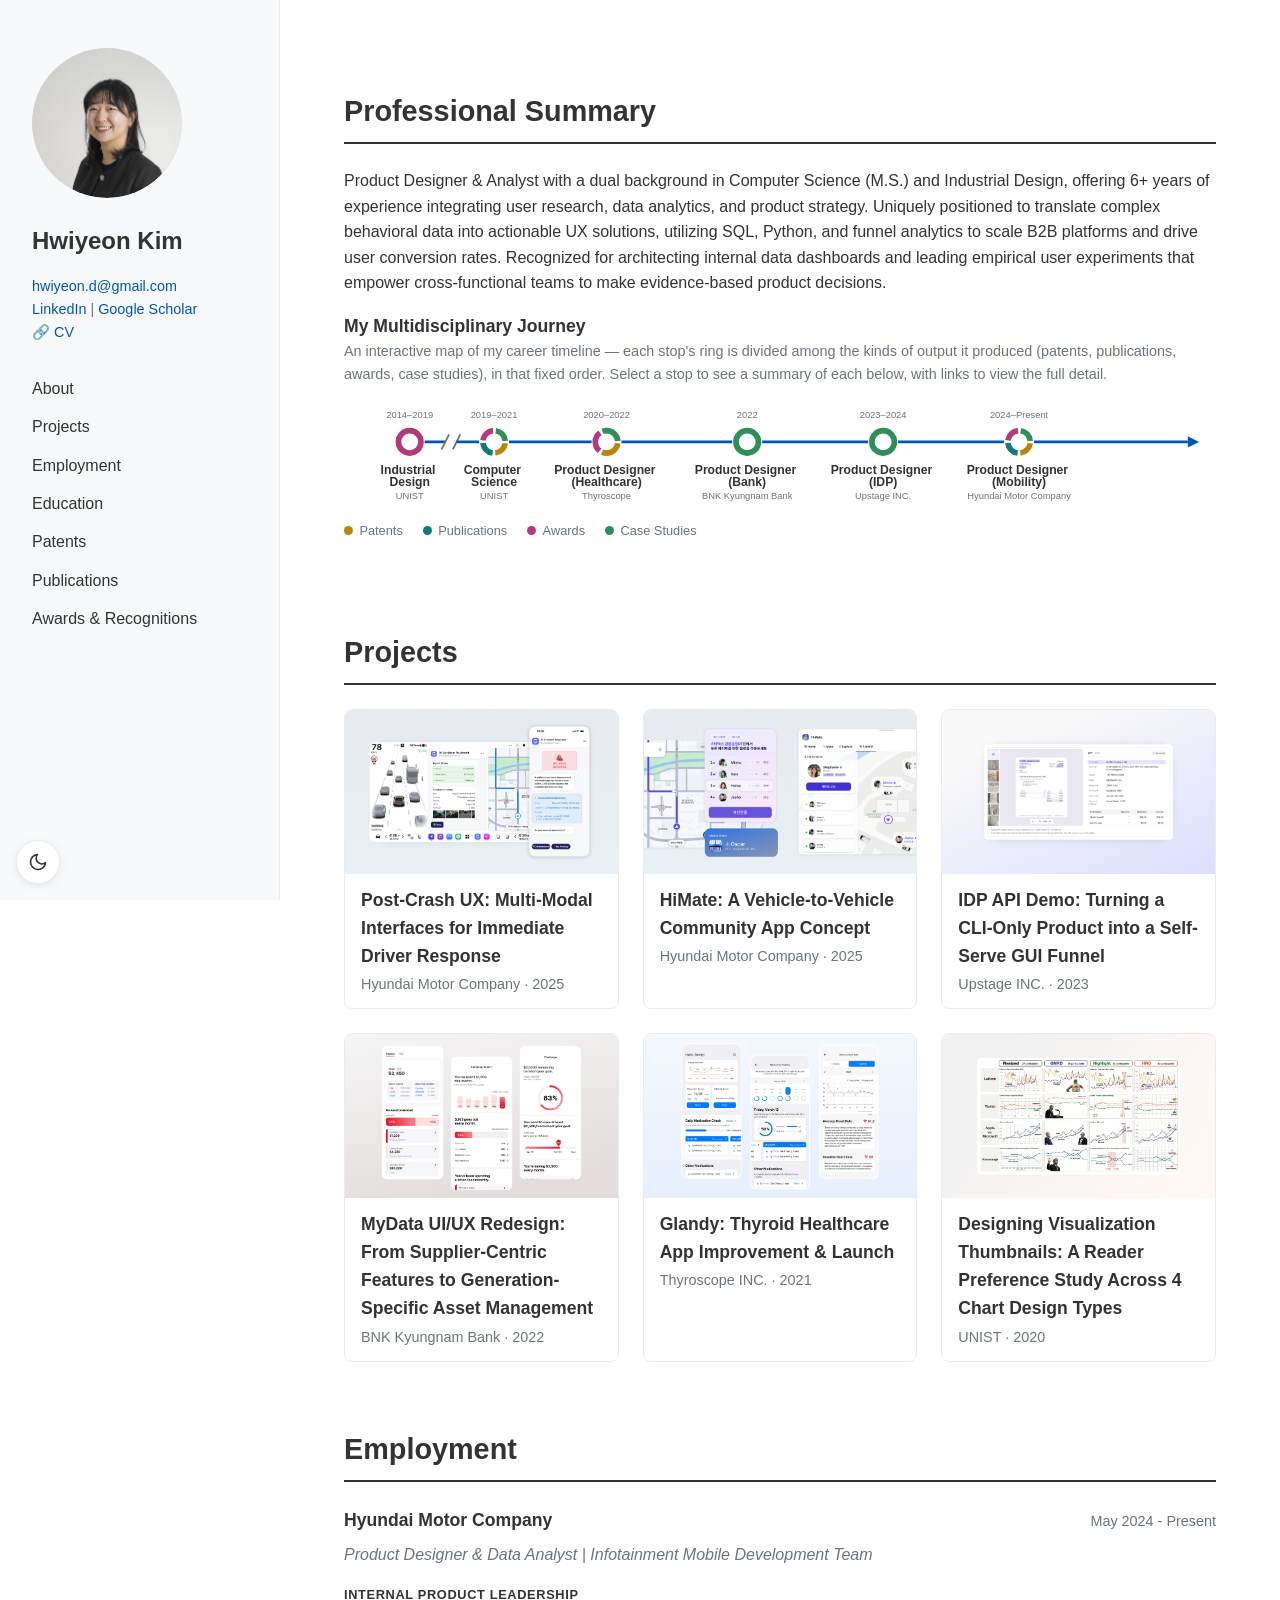
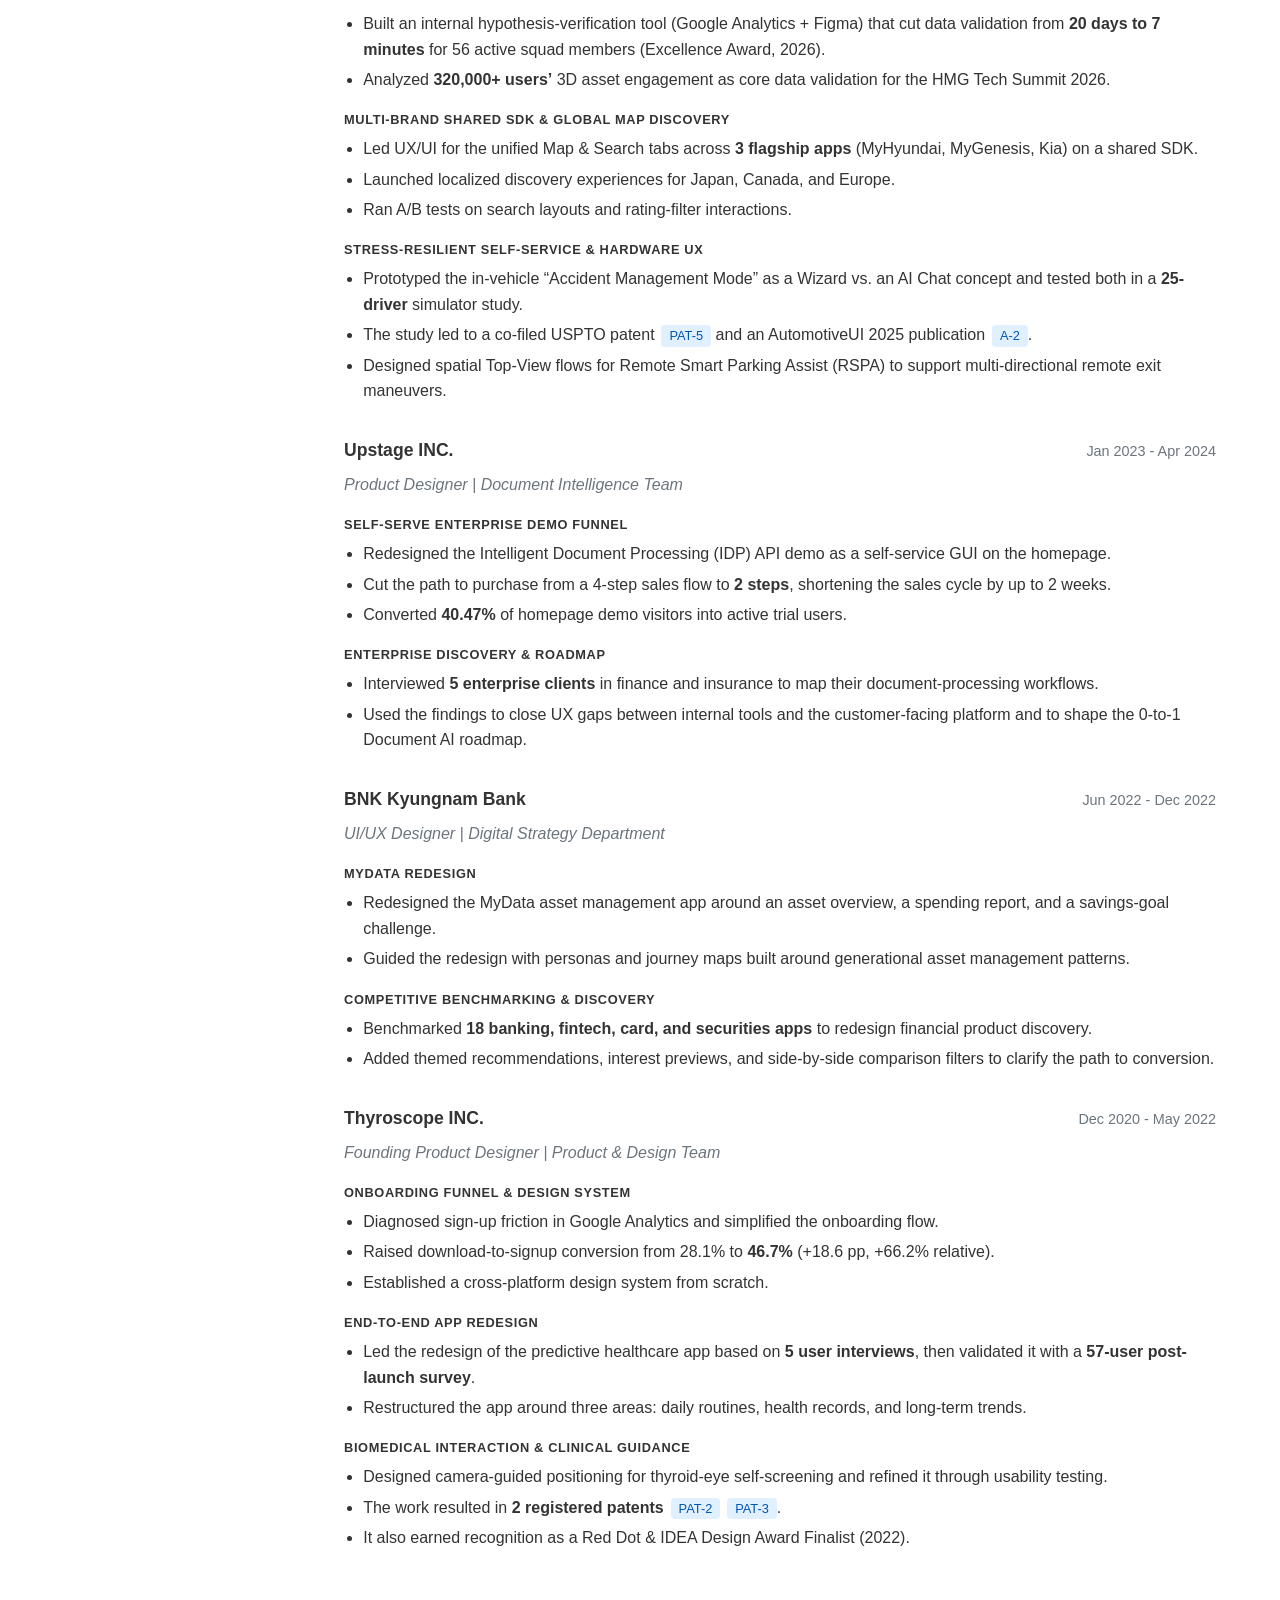
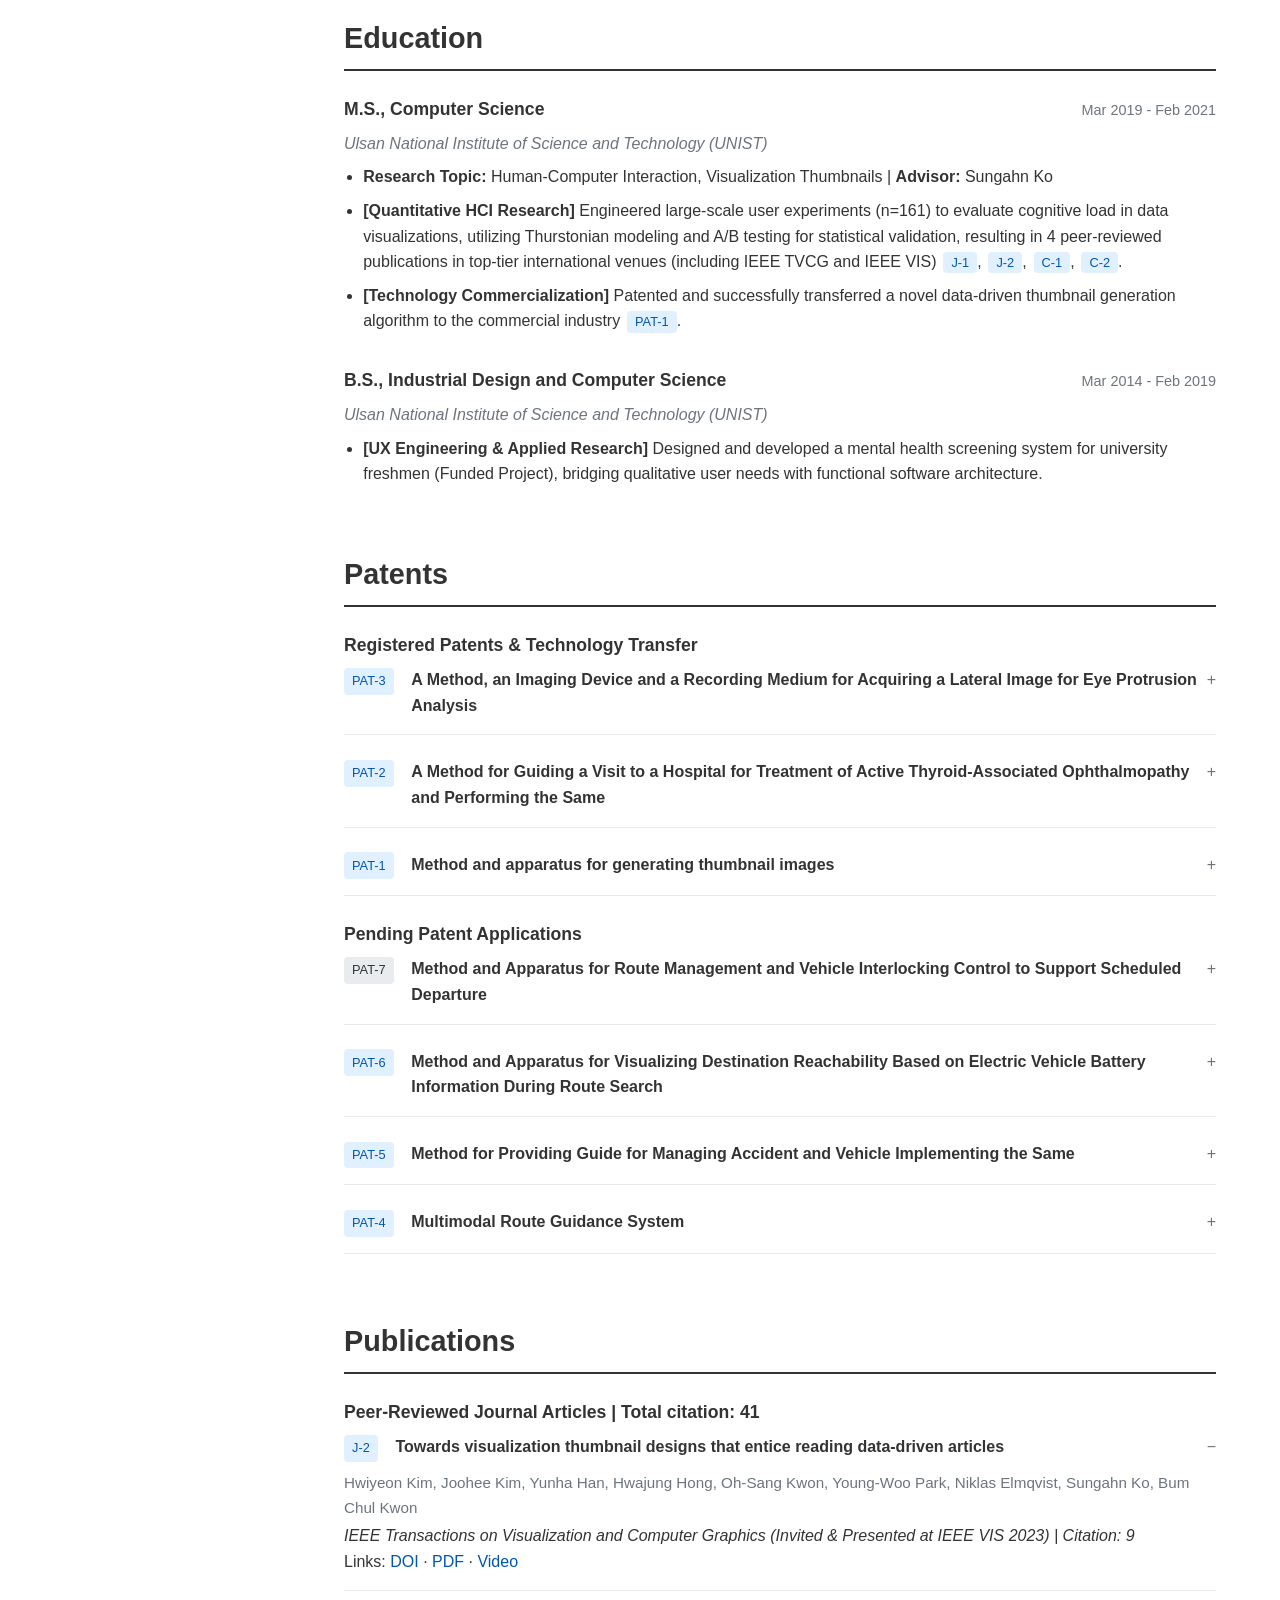
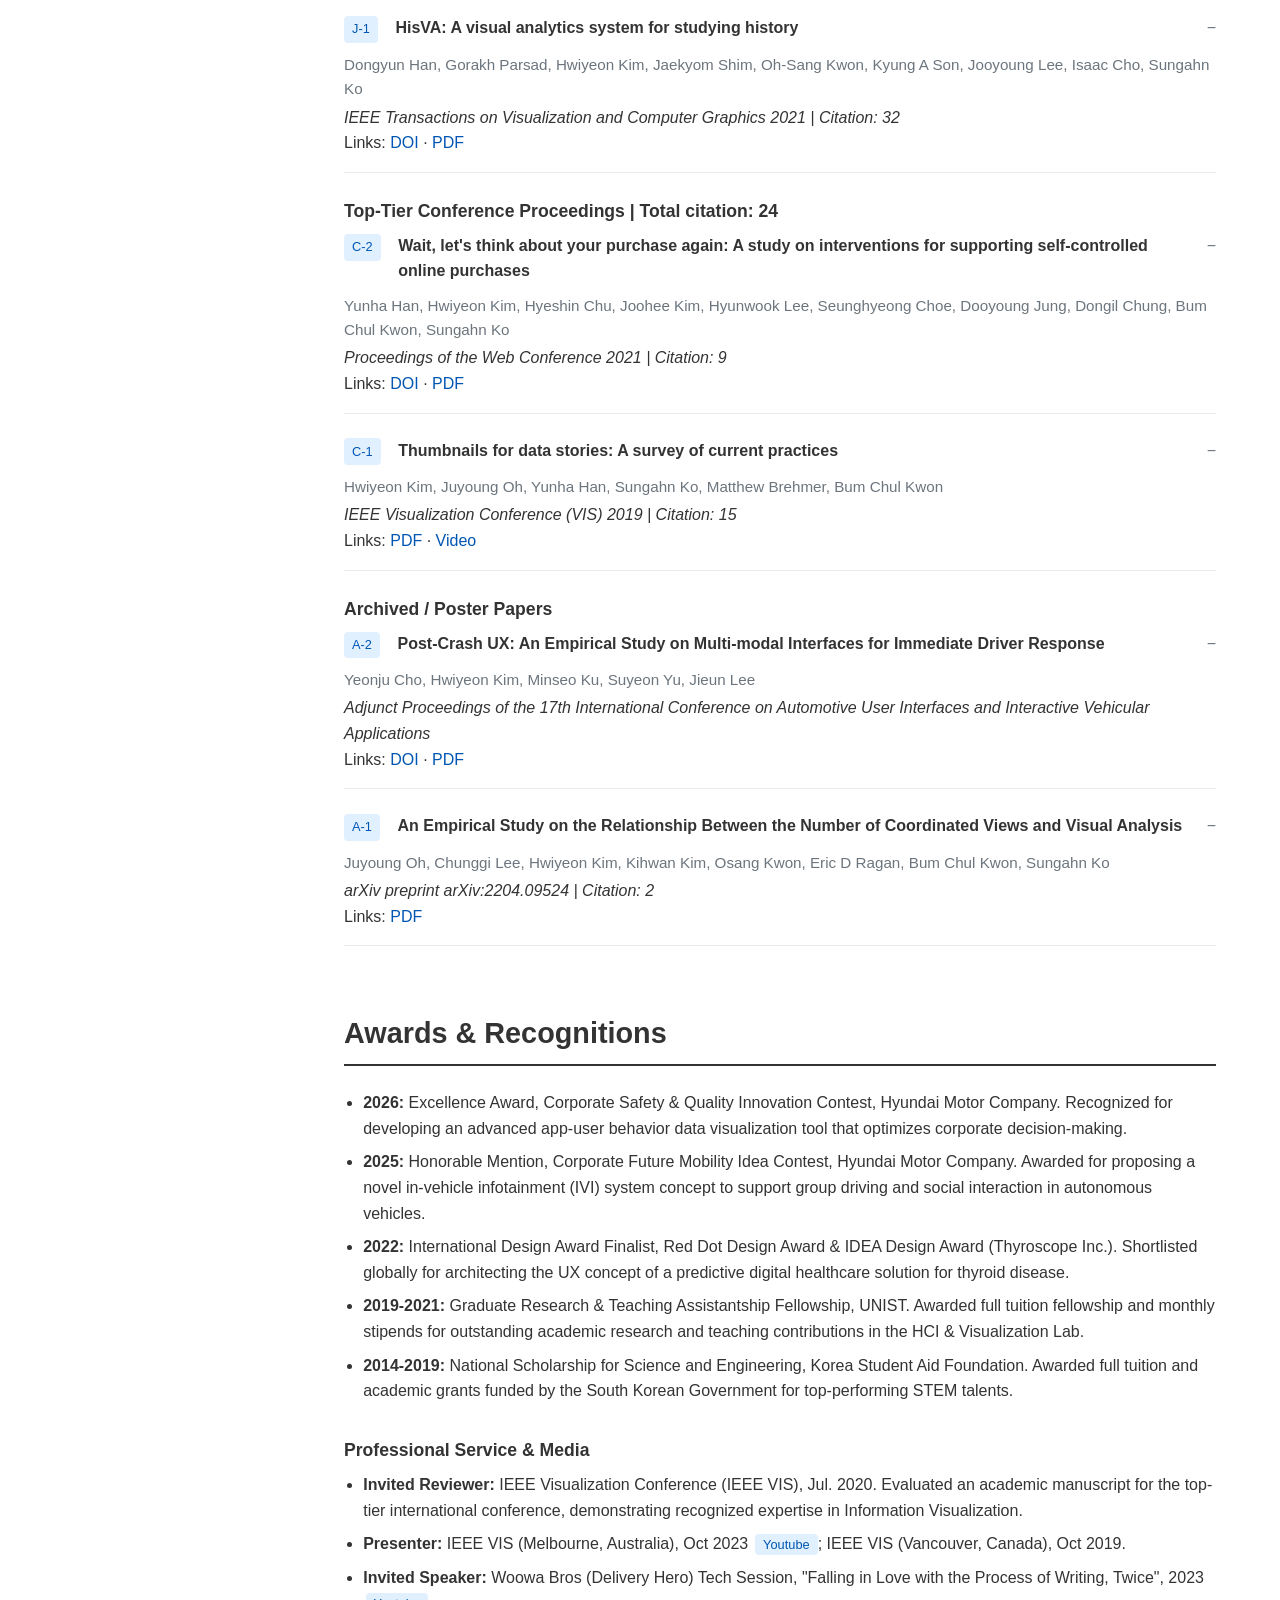
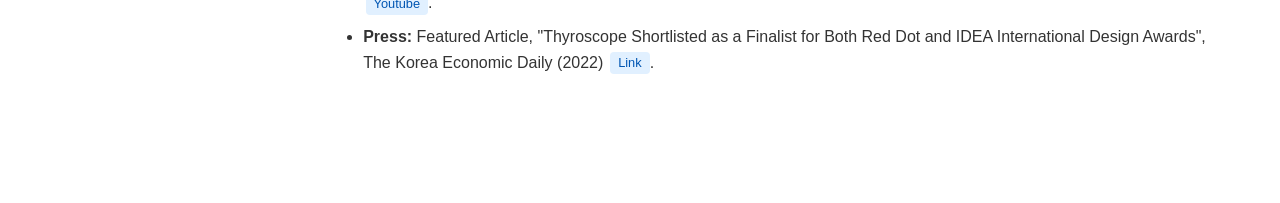
<file: index.html>
<!DOCTYPE html>
<html lang="en">
<head>
    <meta charset="UTF-8">
    <meta name="viewport" content="width=device-width, initial-scale=1.0">
    <meta name="color-scheme" content="light dark">
    <meta name="theme-color" content="#ffffff" media="(prefers-color-scheme: light)">
    <meta name="theme-color" content="#121417" media="(prefers-color-scheme: dark)">
    <script src="theme.js"></script>
    <title>Hwiyeon Kim | Portfolio</title>
    <script defer src="https://cloud.umami.is/script.js" data-website-id="4d39ab3d-21ab-4a51-aa59-9d996b50e921"></script>
    <style>
        :root {
            color-scheme: light dark;
            --primary-color: light-dark(#0056b3, #6cb2ff);
            --text-color: light-dark(#333, #e4e6ea);
            --bg: light-dark(#fff, #121417);
            --light-bg: light-dark(#f8f9fa, #1b1e22);
            --border-color: light-dark(#e9ecef, #2c3138);
            --divider: light-dark(#d8dce1, #353b43);
            --meta-color: light-dark(#6c757d, #9aa3ad);
            --placeholder-bg: light-dark(#dee2e6, #2a2f36);
            --badge-bg: light-dark(#e9ecef, #2a2f36);
            --badge-link-bg: light-dark(#e1f0ff, #1c3552);
            --badge-link-hover-bg: light-dark(#cce5ff, #24476e);
            --shadow: 0 2px 8px light-dark(rgba(0, 0, 0, 0.08), rgba(0, 0, 0, 0.5));
            --c-patents: light-dark(#b8860b, #e0b84a);
            --c-publications: light-dark(#0f7a7a, #3fb8b8);
            --c-awards: light-dark(#b23a7a, #e06aa8);
            --c-case-studies: light-dark(#2f8f5b, #4cc486);
        }
        :root[data-theme="light"] {
            color-scheme: light;
        }
        :root[data-theme="dark"] {
            color-scheme: dark;
        }
        html {
            scroll-behavior: smooth;
            -webkit-text-size-adjust: 100%;
        }
        body {
            font-family: -apple-system, BlinkMacSystemFont, "Segoe UI", Roboto, "Helvetica Neue", Arial, sans-serif;
            line-height: 1.6;
            color: var(--text-color);
            margin: 0;
            display: flex;
            background-color: var(--bg);
            overflow-wrap: anywhere;
        }
        a {
            color: var(--primary-color);
            text-decoration: none;
        }
        a:hover {
            text-decoration: underline;
        }
        .theme-toggle {
            position: fixed;
            left: 1rem;
            bottom: 1rem;
            z-index: 10;
            display: flex;
            align-items: center;
            justify-content: center;
            width: 2.75rem;
            height: 2.75rem;
            padding: 0;
            border: 1px solid var(--border-color);
            border-radius: 50%;
            background: var(--bg);
            color: var(--text-color);
            box-shadow: var(--shadow);
            cursor: pointer;
        }
        .theme-toggle:hover {
            border-color: var(--primary-color);
            color: var(--primary-color);
        }
        .theme-toggle:focus-visible {
            outline: 2px solid var(--primary-color);
            outline-offset: 2px;
        }
        .theme-toggle svg {
            width: 1.25rem;
            height: 1.25rem;
        }
        a:focus-visible,
        summary:focus-visible {
            outline: 2px solid var(--primary-color);
            outline-offset: 2px;
        }
        @media (prefers-reduced-motion: reduce) {
            html {
                scroll-behavior: auto;
            }
            * {
                transition: none !important;
            }
        }
        .sidebar {
            width: 280px;
            position: fixed;
            height: 100vh;
            background: var(--light-bg);
            padding: 3rem 2rem 5rem;
            box-sizing: border-box;
            border-right: 1px solid var(--border-color);
            overflow-y: auto;
        }
        .profile-img {
            width: 150px;
            height: 150px;
            border-radius: 50%;
            background-color: var(--placeholder-bg);
            margin-bottom: 1.5rem;
            display: flex;
            align-items: center;
            justify-content: center;
            color: var(--meta-color);
            font-size: 0.9rem;
            overflow: hidden; /* 추가: 이미지가 둥근 테두리를 벗어나지 않게 함 */
        }
        .sidebar h1 {
            font-size: 1.5rem;
            margin: 0 0 0.5rem 0;
            font-weight: 700;
        }
        .sidebar p {
            color: var(--meta-color);
            font-size: 0.9rem;
            margin-bottom: 2rem;
        }
        .nav-links {
            list-style: none;
            padding: 0;
            margin: 0;
        }
        .nav-links li {
            margin-bottom: 0.8rem;
        }
        .nav-links a {
            color: var(--text-color);
            font-weight: 500;
        }
        .nav-links a:hover {
            color: var(--primary-color);
            text-decoration: none;
        }
        .content {
            margin-left: 280px;
            padding: 4rem;
            max-width: 900px;
        }
        section {
            margin-bottom: 4rem;
        }
        section h2 {
            font-size: 1.8rem;
            border-bottom: 2px solid var(--text-color);
            padding-bottom: 0.5rem;
            margin-bottom: 1.5rem;
            font-weight: 600;
        }
        .item {
            margin-bottom: 2rem;
        }
        .item-header {
            display: flex;
            justify-content: space-between;
            align-items: baseline;
            margin-bottom: 0.5rem;
        }
        .item-title {
            font-weight: 600;
            font-size: 1.1rem;
        }
        .item-date {
            color: var(--meta-color);
            font-size: 0.9rem;
            white-space: nowrap;
        }
        .item-subtitle {
            font-style: italic;
            color: var(--meta-color);
            margin-bottom: 0.5rem;
        }
        ul.bullet-list {
            padding-left: 1.2rem;
            margin-top: 0.5rem;
        }
        ul.bullet-list li {
            margin-bottom: 0.5rem;
        }
        .badge {
            background: var(--badge-bg);
            color: var(--text-color);
            padding: 0.2rem 0.5rem;
            border-radius: 4px;
            font-size: 0.8rem;
            font-weight: 500;
            margin-right: 0.5rem;
            text-decoration: none;
            white-space: nowrap;
            flex-shrink: 0;
        }
        a.badge {
            background: var(--badge-link-bg);
            color: var(--primary-color);
            cursor: pointer;
            transition: background 0.2s;
        }
        a.badge:hover {
            background: var(--badge-link-hover-bg);
            text-decoration: none;
        }
        .publication-title {
            font-weight: 600;
        }
        .publication-authors {
            color: var(--meta-color);
            font-size: 0.95rem;
        }
        .publication-venue {
            font-style: italic;
            margin-top: 0.2rem;
        }
        .portfolio-grid {
            display: grid;
            grid-template-columns: repeat(3, 1fr);
            gap: 1.5rem;
        }
        .portfolio-tile {
            display: block;
            color: inherit;
            text-decoration: none;
            border: 1px solid var(--border-color);
            border-radius: 8px;
            overflow: hidden;
            transition: box-shadow 0.2s, border-color 0.2s;
        }
        .portfolio-tile:hover {
            border-color: var(--primary-color);
            box-shadow: var(--shadow);
            text-decoration: none;
        }
        .portfolio-thumb {
            aspect-ratio: 5 / 3;
            background: var(--light-bg);
        }
        .portfolio-thumb img {
            width: 100%;
            height: 100%;
            object-fit: cover;
            display: block;
        }
        .portfolio-caption {
            padding: 0.75rem 1rem;
        }
        .portfolio-title {
            display: block;
            font-weight: 600;
            font-size: 1.1rem;
        }
        .portfolio-meta {
            display: block;
            color: var(--meta-color);
            font-size: 0.9rem;
            margin-top: 0.2rem;
        }
        section h3 {
            font-size: 1.1rem;
            font-weight: 600;
            margin: 0 0 0.5rem 0;
        }
        .item-summary {
            margin-top: 0.5rem;
            margin-bottom: 0;
        }

        /* Journey diagram */
        .journey-caption {
            color: var(--meta-color);
            font-size: 0.9rem;
            margin-top: -0.5rem;
        }
        .journey-diagram-scroll {
            overflow-x: auto;
            margin: 1.5rem 0 0.75rem;
        }
        .journey-svg {
            display: block;
            width: 100%;
            min-width: 800px;
            height: auto;
        }
        .journey-line {
            stroke: var(--primary-color);
            stroke-width: 3;
        }
        .journey-axis-break {
            stroke: var(--meta-color);
            stroke-width: 2;
        }
        .journey-arrow {
            fill: var(--primary-color);
        }
        .journey-station-label {
            fill: var(--text-color);
            font-size: 13px;
            font-weight: 600;
            font-family: inherit;
        }
        .journey-station-sublabel {
            fill: var(--meta-color);
            font-size: 10px;
            font-family: inherit;
        }
        .journey-station-year {
            fill: var(--meta-color);
            font-size: 10px;
            font-family: inherit;
        }
        .journey-marker-bg {
            fill: var(--bg);
        }
        .journey-segment {
            fill: none;
            stroke-width: 6;
            transition: transform 0.15s ease;
            transform-box: fill-box;
            transform-origin: center;
        }
        .journey-segment.patents { stroke: var(--c-patents); }
        .journey-segment.publications { stroke: var(--c-publications); }
        .journey-segment.awards { stroke: var(--c-awards); }
        .journey-segment.case-studies { stroke: var(--c-case-studies); }
        .journey-tab-link {
            cursor: pointer;
        }
        .journey-tab-link:hover .journey-segment,
        .journey-tab-link:focus .journey-segment {
            transform: scale(1.1);
        }
        .journey-legend {
            display: flex;
            flex-wrap: wrap;
            gap: 0.4rem 1.25rem;
            list-style: none;
            padding: 0;
            margin: 0 0 1.5rem;
            font-size: 0.8rem;
            color: var(--meta-color);
        }
        .journey-legend li {
            display: flex;
            align-items: center;
            gap: 0.4rem;
        }
        .journey-legend-swatch {
            width: 9px;
            height: 9px;
            border-radius: 50%;
            display: inline-block;
        }
        .journey-legend-swatch.patents { background: var(--c-patents); }
        .journey-legend-swatch.publications { background: var(--c-publications); }
        .journey-legend-swatch.awards { background: var(--c-awards); }
        .journey-legend-swatch.case-studies { background: var(--c-case-studies); }
        .journey-popups {
            position: relative;
        }
        .journey-popup {
            display: grid;
            grid-template-rows: 0fr;
            transition: grid-template-rows 0.25s ease;
            scroll-margin: 9999px 0;
        }
        #journey-panel {
            scroll-margin: 9999px 0;
        }
        .journey-popup:target {
            grid-template-rows: 1fr;
            margin-bottom: 1.5rem;
        }
        .journey-popup-inner {
            overflow: hidden;
        }
        .journey-popup-body {
            position: relative;
            background: var(--light-bg);
            border-radius: 6px;
            padding: 1rem 1.25rem;
        }
        .journey-popup-title {
            display: block;
            margin: 0 0 1.1rem;
            padding: 0 1.5rem 0.85rem 0;
            font-size: 1.2rem;
            font-weight: 700;
            border-bottom: 1px solid var(--border-color);
        }
        .journey-popup-meta {
            display: block;
            margin-top: 0.3rem;
            font-size: 0.85rem;
            font-weight: 500;
            color: var(--meta-color);
        }
        .journey-popup-category {
            padding: 1.1rem 0;
            border-top: 1px solid var(--divider);
        }
        .journey-popup-category:first-of-type {
            padding-top: 0;
            border-top: none;
        }
        .journey-popup-category:last-of-type {
            padding-bottom: 0;
        }
        .journey-popup-category-label {
            display: flex;
            align-items: center;
            gap: 0.4rem;
            margin: 0 0 0.35rem;
            font-weight: 600;
            font-size: 0.85rem;
        }
        .journey-popup-category-text {
            margin: 0 0 0.6rem;
        }
        .journey-popup-category > a.badge {
            display: inline-block;
        }
        .journey-popup-close {
            position: absolute;
            top: 0.6rem;
            right: 0.8rem;
            color: var(--meta-color);
            text-decoration: none;
            font-size: 1.1rem;
            line-height: 1;
        }
        .journey-popup-close:hover,
        .journey-popup-close:focus {
            color: var(--text-color);
        }

        .item-group {
            margin-top: 1.1rem;
        }
        .group-label {
            margin: 0;
            font-size: 0.8rem;
            font-weight: 600;
            letter-spacing: 0.05em;
            text-transform: uppercase;
        }
        .item-group ul.bullet-list {
            margin-top: 0.35rem;
            margin-bottom: 0;
        }
        .item-group ul.bullet-list li {
            margin-bottom: 0.3rem;
        }
        ul.bullet-list .badge {
            margin-right: 0;
            margin-left: 0.15rem;
        }

        /* Patents / Publications accordions */
        details.item-accordion {
            border-bottom: 1px solid var(--border-color);
            padding-bottom: 1rem;
            margin-bottom: 1.5rem;
        }
        details.item-accordion summary {
            display: flex;
            align-items: baseline;
            gap: 0.6rem;
            cursor: pointer;
            list-style: none;
        }
        details.item-accordion summary::-webkit-details-marker {
            display: none;
        }
        details.item-accordion summary::after {
            content: '\2212';
            margin-left: auto;
            color: var(--meta-color);
            font-size: 1rem;
        }
        details.item-accordion:not([open]) summary::after {
            content: '+';
        }
        .accordion-title {
            font-weight: 600;
        }
        .accordion-body {
            margin-top: 0.6rem;
        }
        @media (max-width: 1100px) {
            .portfolio-grid {
                grid-template-columns: repeat(2, 1fr);
            }
        }
        @media (max-width: 768px) {
            body {
                flex-direction: column;
            }
            .sidebar {
                width: 100%;
                position: relative;
                height: auto;
                padding: 2rem;
                border-right: none;
                border-bottom: 1px solid var(--border-color);
            }
            .content {
                margin-left: 0;
                padding: 2rem;
            }
            .item-header {
                flex-direction: column;
            }
            .item-date {
                margin-top: 0.2rem;
            }
            .portfolio-grid {
                grid-template-columns: 1fr;
            }
            .profile-img {
                width: 96px;
                height: 96px;
                margin-bottom: 1rem;
            }
            .sidebar p {
                margin-bottom: 1.25rem;
            }
            .nav-links {
                display: flex;
                flex-wrap: wrap;
                gap: 0.5rem;
            }
            .nav-links li {
                margin-bottom: 0;
            }
            .nav-links a {
                display: inline-block;
                padding: 0.5rem 0.9rem;
                border: 1px solid var(--border-color);
                border-radius: 999px;
                font-size: 0.9rem;
            }
            section h2 {
                font-size: 1.5rem;
            }
            .journey-popup-close {
                top: 0.2rem;
                right: 0.3rem;
                padding: 0.5rem 0.7rem;
                font-size: 1.5rem;
            }
            .theme-toggle {
                left: 0.5rem;
                bottom: 0.5rem;
                width: 2.5rem;
                height: 2.5rem;
                opacity: 0.9;
            }
        }
        @media (max-width: 480px) {
            .sidebar {
                padding: 1.5rem 1.25rem;
            }
            .content {
                padding: 1.5rem 1.25rem;
            }
            section {
                margin-bottom: 3rem;
            }
        }
    </style>
</head>
<body>

    <nav class="sidebar">
        <!-- 프로필 이미지 수정 완료 -->
        <div class="profile-img">
            <img src="profile.jpg" alt="Hwiyeon Kim" style="width: 100%; height: 100%; border-radius: 50%; object-fit: cover;">
        </div>
        <h1>Hwiyeon Kim</h1>
        <p>
            <a href="mailto:hwiyeon.d@gmail.com">hwiyeon.d@gmail.com</a><br>
            <a href="https://www.linkedin.com/in/hwiyeon-kate-kim/" target="_blank">LinkedIn</a> | <a href="https://scholar.google.com/citations?user=baz4aOoAAAAJ&hl=ko" target="_blank">Google Scholar</a><br>
            <a href="cv/Hwiyeon-Kim-CV.pdf" download aria-label="Download CV (PDF)" data-umami-event="cv-download"><span aria-hidden="true">🔗</span> CV</a>
        </p>
        <ul class="nav-links">
            <li><a href="#about">About</a></li>
            <li><a href="#portfolio">Projects</a></li>
            <li><a href="#employment">Employment</a></li>
            <li><a href="#education">Education</a></li>
            <li><a href="#patents">Patents</a></li>
            <li><a href="#publications">Publications</a></li>
            <li><a href="#awards">Awards & Recognitions</a></li>
        </ul>
    </nav>

    <main class="content">
        <!-- ABOUT -->
        <section id="about">
            <h2>Professional Summary</h2>
            <p>
                Product Designer & Analyst with a dual background in Computer Science (M.S.) and Industrial Design, offering 6+ years of experience integrating user research, data analytics, and product strategy. Uniquely positioned to translate complex behavioral data into actionable UX solutions, utilizing SQL, Python, and funnel analytics to scale B2B platforms and drive user conversion rates. Recognized for architecting internal data dashboards and leading empirical user experiments that empower cross-functional teams to make evidence-based product decisions.
            </p>

            <h3>My Multidisciplinary Journey</h3>
            <p class="journey-caption">An interactive map of my career timeline — each stop's ring is divided among the kinds of output it produced (patents, publications, awards, case studies), in that fixed order. Select a stop to see a summary of each below, with links to view the full detail.</p>
            <div class="journey-diagram-scroll">
                <svg class="journey-svg" viewBox="0 0 930 105" role="group" aria-label="Career journey diagram, positioned to scale by year">
                    <line class="journey-line" x1="70" y1="34" x2="108" y2="34"></line>
                    <line class="journey-axis-break" x1="112" y1="26" x2="104" y2="42"></line>
                    <line class="journey-axis-break" x1="124" y1="26" x2="116" y2="42"></line>
                    <line class="journey-line" x1="120" y1="34" x2="900" y2="34"></line>
                    <polygon class="journey-arrow" points="900,28 912,34 900,40"></polygon>

                    <!-- B.S., UNIST: awards -->
                    <text class="journey-station-year" x="70" y="9" text-anchor="middle">2014–2019</text>
                    <text class="journey-station-label" x="70" y="68" text-anchor="middle">
                        <tspan x="70" dy="0">Industrial</tspan>
                        <tspan x="70" dy="13">Design</tspan>
                    </text>
                    <text class="journey-station-sublabel" x="70" y="95" text-anchor="middle">UNIST</text>
                    <circle class="journey-marker-bg" cx="70" cy="34" r="16"></circle>
                    <a class="journey-tab-link" href="#pop-bs">
                        <title>Industrial Design — UNIST (2014–2019) — view details</title>
                        <circle class="journey-segment awards" cx="70" cy="34" r="12"></circle>
                    </a>

                    <!-- M.S., UNIST: patents, publications, awards, case studies -->
                    <text class="journey-station-year" x="160" y="9" text-anchor="middle">2019–2021</text>
                    <text class="journey-station-label" x="160" y="68" text-anchor="middle">
                        <tspan x="160" dy="0">Computer</tspan>
                        <tspan x="160" dy="13">Science</tspan>
                    </text>
                    <text class="journey-station-sublabel" x="160" y="95" text-anchor="middle">UNIST</text>
                    <circle class="journey-marker-bg" cx="160" cy="34" r="16"></circle>
                    <a class="journey-tab-link" href="#pop-ms">
                        <title>Computer Science — UNIST (2019–2021) — view details</title>
                        <circle class="journey-segment patents" cx="160" cy="34" r="12" stroke-dasharray="15.85 59.55" stroke-dashoffset="-1.5"></circle>
                        <circle class="journey-segment publications" cx="160" cy="34" r="12" stroke-dasharray="15.85 59.55" stroke-dashoffset="-20.35"></circle>
                        <circle class="journey-segment awards" cx="160" cy="34" r="12" stroke-dasharray="15.85 59.55" stroke-dashoffset="-39.2"></circle>
                        <circle class="journey-segment case-studies" cx="160" cy="34" r="12" stroke-dasharray="15.85 59.55" stroke-dashoffset="-58.05"></circle>
                    </a>

                    <!-- Thyroscope: patents, awards, case studies -->
                    <text class="journey-station-year" x="280" y="9" text-anchor="middle">2020–2022</text>
                    <text class="journey-station-label" x="280" y="68" text-anchor="middle">
                        <tspan x="280" dy="0">Product Designer</tspan>
                        <tspan x="280" dy="13">(Healthcare)</tspan>
                    </text>
                    <text class="journey-station-sublabel" x="280" y="95" text-anchor="middle">Thyroscope</text>
                    <circle class="journey-marker-bg" cx="280" cy="34" r="16"></circle>
                    <a class="journey-tab-link" href="#pop-thy">
                        <title>Product Designer (Healthcare) — Thyroscope (2020–2022) — view details</title>
                        <circle class="journey-segment patents" cx="280" cy="34" r="12" stroke-dasharray="22.13 53.27" stroke-dashoffset="-1.5"></circle>
                        <circle class="journey-segment awards" cx="280" cy="34" r="12" stroke-dasharray="22.13 53.27" stroke-dashoffset="-26.63"></circle>
                        <circle class="journey-segment case-studies" cx="280" cy="34" r="12" stroke-dasharray="22.13 53.27" stroke-dashoffset="-51.77"></circle>
                    </a>

                    <!-- BNK Kyungnam Bank: case studies only -->
                    <text class="journey-station-year" x="430" y="9" text-anchor="middle">2022</text>
                    <text class="journey-station-label" x="430" y="68" text-anchor="middle">
                        <tspan x="430" dy="0">Product Designer</tspan>
                        <tspan x="430" dy="13">(Bank)</tspan>
                    </text>
                    <text class="journey-station-sublabel" x="430" y="95" text-anchor="middle">BNK Kyungnam Bank</text>
                    <circle class="journey-marker-bg" cx="430" cy="34" r="16"></circle>
                    <a class="journey-tab-link" href="#pop-bnk">
                        <title>Product Designer (Bank) — BNK Kyungnam Bank (2022) — view details</title>
                        <circle class="journey-segment case-studies" cx="430" cy="34" r="12"></circle>
                    </a>

                    <!-- Upstage: case studies only -->
                    <text class="journey-station-year" x="575" y="9" text-anchor="middle">2023–2024</text>
                    <text class="journey-station-label" x="575" y="68" text-anchor="middle">
                        <tspan x="575" dy="0">Product Designer</tspan>
                        <tspan x="575" dy="13">(IDP)</tspan>
                    </text>
                    <text class="journey-station-sublabel" x="575" y="95" text-anchor="middle">Upstage INC.</text>
                    <circle class="journey-marker-bg" cx="575" cy="34" r="16"></circle>
                    <a class="journey-tab-link" href="#pop-ups">
                        <title>Product Designer (IDP) — Upstage INC. (2023–2024) — view details</title>
                        <circle class="journey-segment case-studies" cx="575" cy="34" r="12"></circle>
                    </a>

                    <!-- Hyundai Motor Company: patents, publications, awards, case studies -->
                    <text class="journey-station-year" x="720" y="9" text-anchor="middle">2024–Present</text>
                    <text class="journey-station-label" x="720" y="68" text-anchor="middle">
                        <tspan x="720" dy="0">Product Designer</tspan>
                        <tspan x="720" dy="13">(Mobility)</tspan>
                    </text>
                    <text class="journey-station-sublabel" x="720" y="95" text-anchor="middle">Hyundai Motor Company</text>
                    <circle class="journey-marker-bg" cx="720" cy="34" r="16"></circle>
                    <a class="journey-tab-link" href="#pop-hy">
                        <title>Product Designer (Mobility) — Hyundai Motor Company (2024–Present) — view details</title>
                        <circle class="journey-segment patents" cx="720" cy="34" r="12" stroke-dasharray="15.85 59.55" stroke-dashoffset="-1.5"></circle>
                        <circle class="journey-segment publications" cx="720" cy="34" r="12" stroke-dasharray="15.85 59.55" stroke-dashoffset="-20.35"></circle>
                        <circle class="journey-segment awards" cx="720" cy="34" r="12" stroke-dasharray="15.85 59.55" stroke-dashoffset="-39.2"></circle>
                        <circle class="journey-segment case-studies" cx="720" cy="34" r="12" stroke-dasharray="15.85 59.55" stroke-dashoffset="-58.05"></circle>
                    </a>
                </svg>
            </div>
            <ul class="journey-legend">
                <li><span class="journey-legend-swatch patents"></span>Patents</li>
                <li><span class="journey-legend-swatch publications"></span>Publications</li>
                <li><span class="journey-legend-swatch awards"></span>Awards</li>
                <li><span class="journey-legend-swatch case-studies"></span>Case Studies</li>
            </ul>
            <span id="journey-panel"></span>
            <div class="journey-popups">
                <div class="journey-popup" id="pop-bs">
                    <div class="journey-popup-inner">
                    <div class="journey-popup-body">
                        <a class="journey-popup-close" href="#journey-panel" aria-label="Close">&times;</a>
                        <h4 class="journey-popup-title">B.S. in Industrial Design<span class="journey-popup-meta">UNIST · 2014–2019</span></h4>
                        <div class="journey-popup-category">
                            <p class="journey-popup-category-label"><span class="journey-legend-swatch awards"></span>Awards</p>
                            <p class="journey-popup-category-text">National Scholarship for Science &amp; Engineering (2014–2019)</p>
                            <a class="badge" href="#awards">View Awards &rarr;</a>
                        </div>
                    </div>
                    </div>
                </div>
                <div class="journey-popup" id="pop-ms">
                    <div class="journey-popup-inner">
                    <div class="journey-popup-body">
                        <a class="journey-popup-close" href="#journey-panel" aria-label="Close">&times;</a>
                        <h4 class="journey-popup-title">M.S. in Computer Science<span class="journey-popup-meta">UNIST · 2019–2021</span></h4>
                        <div class="journey-popup-category">
                            <p class="journey-popup-category-label"><span class="journey-legend-swatch patents"></span>Patents</p>
                            <p class="journey-popup-category-text">Patent from M.S. research (PAT-1)</p>
                            <a class="badge" href="#patents">View Patents &rarr;</a>
                        </div>
                        <div class="journey-popup-category">
                            <p class="journey-popup-category-label"><span class="journey-legend-swatch publications"></span>Publications</p>
                            <p class="journey-popup-category-text">Publications from M.S. research (J-1, J-2, C-1, C-2)</p>
                            <a class="badge" href="#publications">View Publications &rarr;</a>
                        </div>
                        <div class="journey-popup-category">
                            <p class="journey-popup-category-label"><span class="journey-legend-swatch awards"></span>Awards</p>
                            <p class="journey-popup-category-text">Graduate Research &amp; Teaching Assistantship Fellowship (2019–2021)</p>
                            <a class="badge" href="#awards">View Awards &rarr;</a>
                        </div>
                        <div class="journey-popup-category">
                            <p class="journey-popup-category-label"><span class="journey-legend-swatch case-studies"></span>Case Studies</p>
                            <p class="journey-popup-category-text">Case Study: UNIST Visualization Study</p>
                            <a class="badge" href="projects/unist-visualization-study.html">View Case Study &rarr;</a>
                        </div>
                    </div>
                    </div>
                </div>
                <div class="journey-popup" id="pop-thy">
                    <div class="journey-popup-inner">
                    <div class="journey-popup-body">
                        <a class="journey-popup-close" href="#journey-panel" aria-label="Close">&times;</a>
                        <h4 class="journey-popup-title">Product Designer (Healthcare)<span class="journey-popup-meta">Thyroscope · 2020–2022</span></h4>
                        <div class="journey-popup-category">
                            <p class="journey-popup-category-label"><span class="journey-legend-swatch patents"></span>Patents</p>
                            <p class="journey-popup-category-text">Patents from Thyroscope R&amp;D (PAT-2, PAT-3)</p>
                            <a class="badge" href="#patents">View Patents &rarr;</a>
                        </div>
                        <div class="journey-popup-category">
                            <p class="journey-popup-category-label"><span class="journey-legend-swatch awards"></span>Awards</p>
                            <p class="journey-popup-category-text">Red Dot &amp; IDEA Design Award Finalist (2022)</p>
                            <a class="badge" href="#awards">View Awards &rarr;</a>
                        </div>
                        <div class="journey-popup-category">
                            <p class="journey-popup-category-label"><span class="journey-legend-swatch case-studies"></span>Case Studies</p>
                            <p class="journey-popup-category-text">Case Study: Thyroscope</p>
                            <a class="badge" href="projects/thyroscope.html">View Case Study &rarr;</a>
                        </div>
                    </div>
                    </div>
                </div>
                <div class="journey-popup" id="pop-bnk">
                    <div class="journey-popup-inner">
                    <div class="journey-popup-body">
                        <a class="journey-popup-close" href="#journey-panel" aria-label="Close">&times;</a>
                        <h4 class="journey-popup-title">Product Designer (Bank)<span class="journey-popup-meta">BNK Kyungnam Bank · 2022</span></h4>
                        <div class="journey-popup-category">
                            <p class="journey-popup-category-label"><span class="journey-legend-swatch case-studies"></span>Case Studies</p>
                            <p class="journey-popup-category-text">Case Study: BNK MyData Redesign</p>
                            <a class="badge" href="projects/bnk-mydata-redesign.html">View Case Study &rarr;</a>
                        </div>
                    </div>
                    </div>
                </div>
                <div class="journey-popup" id="pop-ups">
                    <div class="journey-popup-inner">
                    <div class="journey-popup-body">
                        <a class="journey-popup-close" href="#journey-panel" aria-label="Close">&times;</a>
                        <h4 class="journey-popup-title">Product Designer (IDP)<span class="journey-popup-meta">Upstage INC. · 2023–2024</span></h4>
                        <div class="journey-popup-category">
                            <p class="journey-popup-category-label"><span class="journey-legend-swatch case-studies"></span>Case Studies</p>
                            <p class="journey-popup-category-text">Case Study: Upstage IDP Demo</p>
                            <a class="badge" href="projects/upstage-idp-demo.html">View Case Study &rarr;</a>
                        </div>
                    </div>
                    </div>
                </div>
                <div class="journey-popup" id="pop-hy">
                    <div class="journey-popup-inner">
                    <div class="journey-popup-body">
                        <a class="journey-popup-close" href="#journey-panel" aria-label="Close">&times;</a>
                        <h4 class="journey-popup-title">Product Designer (Mobility)<span class="journey-popup-meta">Hyundai Motor Company · 2024–Present</span></h4>
                        <div class="journey-popup-category">
                            <p class="journey-popup-category-label"><span class="journey-legend-swatch patents"></span>Patents</p>
                            <p class="journey-popup-category-text">Patents from Hyundai R&amp;D (PAT-4 – PAT-7)</p>
                            <a class="badge" href="#patents">View Patents &rarr;</a>
                        </div>
                        <div class="journey-popup-category">
                            <p class="journey-popup-category-label"><span class="journey-legend-swatch publications"></span>Publications</p>
                            <p class="journey-popup-category-text">Publication: AutomotiveUI 2025 (A-2)</p>
                            <a class="badge" href="#publications">View Publications &rarr;</a>
                        </div>
                        <div class="journey-popup-category">
                            <p class="journey-popup-category-label"><span class="journey-legend-swatch awards"></span>Awards</p>
                            <p class="journey-popup-category-text">Excellence Award (2026) &amp; Honorable Mention (2025)</p>
                            <a class="badge" href="#awards">View Awards &rarr;</a>
                        </div>
                        <div class="journey-popup-category">
                            <p class="journey-popup-category-label"><span class="journey-legend-swatch case-studies"></span>Case Studies</p>
                            <p class="journey-popup-category-text">Case Studies: Post-Crash UX &amp; HiMate</p>
                            <a class="badge" href="#portfolio">View Portfolio &rarr;</a>
                        </div>
                    </div>
                    </div>
                </div>
            </div>
        </section>

        <!-- PORTFOLIO -->
        <section id="portfolio">
            <h2>Projects</h2>
            <div class="portfolio-grid">
                <a class="portfolio-tile" href="projects/hyundai-post-crash.html">
                    <div class="portfolio-thumb">
                        <img src="portfolio/1.png" alt="Post-Crash UX multi-modal interface concept thumbnail">
                    </div>
                    <div class="portfolio-caption">
                        <span class="portfolio-title">Post-Crash UX: Multi-Modal Interfaces for Immediate Driver Response</span>
                        <span class="portfolio-meta">Hyundai Motor Company · 2025</span>
                    </div>
                </a>
                <a class="portfolio-tile" href="projects/hyundai-competition-award.html">
                    <div class="portfolio-thumb">
                        <img src="portfolio/3.png" alt="HiMate vehicle-to-vehicle community app concept thumbnail">
                    </div>
                    <div class="portfolio-caption">
                        <span class="portfolio-title">HiMate: A Vehicle-to-Vehicle Community App Concept</span>
                        <span class="portfolio-meta">Hyundai Motor Company · 2025</span>
                    </div>
                </a>
                <a class="portfolio-tile" href="projects/upstage-idp-demo.html">
                    <div class="portfolio-thumb">
                        <img src="portfolio/4.png" alt="Upstage IDP API demo redesign thumbnail">
                    </div>
                    <div class="portfolio-caption">
                        <span class="portfolio-title">IDP API Demo: Turning a CLI-Only Product into a Self-Serve GUI Funnel</span>
                        <span class="portfolio-meta">Upstage INC. · 2023</span>
                    </div>
                </a>
                <a class="portfolio-tile" href="projects/bnk-mydata-redesign.html">
                    <div class="portfolio-thumb">
                        <img src="portfolio/5.png" alt="BNK MyData UI/UX redesign thumbnail">
                    </div>
                    <div class="portfolio-caption">
                        <span class="portfolio-title">MyData UI/UX Redesign: From Supplier-Centric Features to Generation-Specific Asset Management</span>
                        <span class="portfolio-meta">BNK Kyungnam Bank · 2022</span>
                    </div>
                </a>
                <a class="portfolio-tile" href="projects/thyroscope.html">
                    <div class="portfolio-thumb">
                        <img src="portfolio/6.png" alt="Glandy thyroid healthcare app improvement thumbnail">
                    </div>
                    <div class="portfolio-caption">
                        <span class="portfolio-title">Glandy: Thyroid Healthcare App Improvement &amp; Launch</span>
                        <span class="portfolio-meta">Thyroscope INC. · 2021</span>
                    </div>
                </a>
                <a class="portfolio-tile" href="projects/unist-visualization-study.html">
                    <div class="portfolio-thumb">
                        <img src="portfolio/8.png" alt="Visualization thumbnail design study chart types thumbnail">
                    </div>
                    <div class="portfolio-caption">
                        <span class="portfolio-title">Designing Visualization Thumbnails: A Reader Preference Study Across 4 Chart Design Types</span>
                        <span class="portfolio-meta">UNIST · 2020</span>
                    </div>
                </a>
            </div>
        </section>

        <!-- EMPLOYMENT -->
        <section id="employment">
            <h2>Employment</h2>

            <div class="item">
                <div class="item-header">
                    <span class="item-title">Hyundai Motor Company</span>
                    <span class="item-date">May 2024 - Present</span>
                </div>
                <div class="item-subtitle">Product Designer &amp; Data Analyst | Infotainment Mobile Development Team</div>
                <div class="item-group">
                    <p class="group-label">Internal Product Leadership</p>
                    <ul class="bullet-list">
                        <li>Built an internal hypothesis-verification tool (Google Analytics + Figma) that cut data validation from <strong>20 days to 7 minutes</strong> for 56 active squad members (Excellence Award, 2026).</li>
                        <li>Analyzed <strong>320,000+ users&rsquo;</strong> 3D asset engagement as core data validation for the HMG Tech Summit 2026.</li>
                    </ul>
                </div>
                <div class="item-group">
                    <p class="group-label">Multi-Brand Shared SDK &amp; Global Map Discovery</p>
                    <ul class="bullet-list">
                        <li>Led UX/UI for the unified Map &amp; Search tabs across <strong>3 flagship apps</strong> (MyHyundai, MyGenesis, Kia) on a shared SDK.</li>
                        <li>Launched localized discovery experiences for Japan, Canada, and Europe.</li>
                        <li>Ran A/B tests on search layouts and rating-filter interactions.</li>
                    </ul>
                </div>
                <div class="item-group">
                    <p class="group-label">Stress-Resilient Self-Service &amp; Hardware UX</p>
                    <ul class="bullet-list">
                        <li>Prototyped the in-vehicle &ldquo;Accident Management Mode&rdquo; as a Wizard vs. an AI Chat concept and tested both in a <strong>25-driver</strong> simulator study.</li>
                        <li>The study led to a co-filed USPTO patent <a href="#PAT-5" class="badge">PAT-5</a> and an AutomotiveUI 2025 publication <a href="#A-2" class="badge">A-2</a>.</li>
                        <li>Designed spatial Top-View flows for Remote Smart Parking Assist (RSPA) to support multi-directional remote exit maneuvers.</li>
                    </ul>
                </div>
            </div>

            <div class="item">
                <div class="item-header">
                    <span class="item-title">Upstage INC.</span>
                    <span class="item-date">Jan 2023 - Apr 2024</span>
                </div>
                <div class="item-subtitle">Product Designer | Document Intelligence Team</div>
                <div class="item-group">
                    <p class="group-label">Self-Serve Enterprise Demo Funnel</p>
                    <ul class="bullet-list">
                        <li>Redesigned the Intelligent Document Processing (IDP) API demo as a self-service GUI on the homepage.</li>
                        <li>Cut the path to purchase from a 4-step sales flow to <strong>2 steps</strong>, shortening the sales cycle by up to 2 weeks.</li>
                        <li>Converted <strong>40.47%</strong> of homepage demo visitors into active trial users.</li>
                    </ul>
                </div>
                <div class="item-group">
                    <p class="group-label">Enterprise Discovery &amp; Roadmap</p>
                    <ul class="bullet-list">
                        <li>Interviewed <strong>5 enterprise clients</strong> in finance and insurance to map their document-processing workflows.</li>
                        <li>Used the findings to close UX gaps between internal tools and the customer-facing platform and to shape the 0-to-1 Document AI roadmap.</li>
                    </ul>
                </div>
            </div>

            <div class="item">
                <div class="item-header">
                    <span class="item-title">BNK Kyungnam Bank</span>
                    <span class="item-date">Jun 2022 - Dec 2022</span>
                </div>
                <div class="item-subtitle">UI/UX Designer | Digital Strategy Department</div>
                <div class="item-group">
                    <p class="group-label">MyData Redesign</p>
                    <ul class="bullet-list">
                        <li>Redesigned the MyData asset management app around an asset overview, a spending report, and a savings-goal challenge.</li>
                        <li>Guided the redesign with personas and journey maps built around generational asset management patterns.</li>
                    </ul>
                </div>
                <div class="item-group">
                    <p class="group-label">Competitive Benchmarking &amp; Discovery</p>
                    <ul class="bullet-list">
                        <li>Benchmarked <strong>18 banking, fintech, card, and securities apps</strong> to redesign financial product discovery.</li>
                        <li>Added themed recommendations, interest previews, and side-by-side comparison filters to clarify the path to conversion.</li>
                    </ul>
                </div>
            </div>

            <div class="item">
                <div class="item-header">
                    <span class="item-title">Thyroscope INC.</span>
                    <span class="item-date">Dec 2020 - May 2022</span>
                </div>
                <div class="item-subtitle">Founding Product Designer | Product &amp; Design Team</div>
                <div class="item-group">
                    <p class="group-label">Onboarding Funnel &amp; Design System</p>
                    <ul class="bullet-list">
                        <li>Diagnosed sign-up friction in Google Analytics and simplified the onboarding flow.</li>
                        <li>Raised download-to-signup conversion from 28.1% to <strong>46.7%</strong> (+18.6 pp, +66.2% relative).</li>
                        <li>Established a cross-platform design system from scratch.</li>
                    </ul>
                </div>
                <div class="item-group">
                    <p class="group-label">End-to-End App Redesign</p>
                    <ul class="bullet-list">
                        <li>Led the redesign of the predictive healthcare app based on <strong>5 user interviews</strong>, then validated it with a <strong>57-user post-launch survey</strong>.</li>
                        <li>Restructured the app around three areas: daily routines, health records, and long-term trends.</li>
                    </ul>
                </div>
                <div class="item-group">
                    <p class="group-label">Biomedical Interaction &amp; Clinical Guidance</p>
                    <ul class="bullet-list">
                        <li>Designed camera-guided positioning for thyroid-eye self-screening and refined it through usability testing.</li>
                        <li>The work resulted in <strong>2 registered patents</strong> <a href="#PAT-2" class="badge">PAT-2</a> <a href="#PAT-3" class="badge">PAT-3</a>.</li>
                        <li>It also earned recognition as a Red Dot &amp; IDEA Design Award Finalist (2022).</li>
                    </ul>
                </div>
            </div>
        </section>

        <!-- EDUCATION -->
        <section id="education">
            <h2>Education</h2>
            
            <div class="item">
                <div class="item-header">
                    <span class="item-title">M.S., Computer Science</span>
                    <span class="item-date">Mar 2019 - Feb 2021</span>
                </div>
                <div class="item-subtitle">Ulsan National Institute of Science and Technology (UNIST)</div>
                <ul class="bullet-list">
                    <li><strong>Research Topic:</strong> Human-Computer Interaction, Visualization Thumbnails | <strong>Advisor:</strong> Sungahn Ko</li>
                    <li><strong>[Quantitative HCI Research]</strong> Engineered large-scale user experiments (n=161) to evaluate cognitive load in data visualizations, utilizing Thurstonian modeling and A/B testing for statistical validation, resulting in 4 peer-reviewed publications in top-tier international venues (including IEEE TVCG and IEEE VIS) <a href="#J-1" class="badge">J-1</a>, <a href="#J-2" class="badge">J-2</a>, <a href="#C-1" class="badge">C-1</a>, <a href="#C-2" class="badge">C-2</a>.</li>
                    <li><strong>[Technology Commercialization]</strong> Patented and successfully transferred a novel data-driven thumbnail generation algorithm to the commercial industry <a href="#PAT-1" class="badge">PAT-1</a>.</li>
                </ul>
            </div>

            <div class="item">
                <div class="item-header">
                    <span class="item-title">B.S., Industrial Design and Computer Science</span>
                    <span class="item-date">Mar 2014 - Feb 2019</span>
                </div>
                <div class="item-subtitle">Ulsan National Institute of Science and Technology (UNIST)</div>
                <ul class="bullet-list">
                    <li><strong>[UX Engineering & Applied Research]</strong> Designed and developed a mental health screening system for university freshmen (Funded Project), bridging qualitative user needs with functional software architecture.</li>
                </ul>
            </div>
        </section>

        <!-- PATENTS -->
        <section id="patents">
            <h2>Patents</h2>
            
            <h3>Registered Patents & Technology Transfer</h3>
            <details class="item-accordion" id="PAT-3">
                <summary><a class="badge" href="https://www.patentguru.com/KR102477699B1" target="_blank">PAT-3</a> <span class="accordion-title">A Method, an Imaging Device and a Recording Medium for Acquiring a Lateral Image for Eye Protrusion Analysis</span></summary>
                <div class="accordion-body">
                    <span class="item-meta">Inventors: Gyubo Shin, Jaemin Park, Jongchan Kim, Yoonwon Tak, Hwiyeon Kim, Eunyoung Shim | Assignee: Thyroscope INC. (No. 1024776990000)</span>
                </div>
            </details>

            <details class="item-accordion" id="PAT-2">
                <summary><a class="badge" href="https://patents.google.com/?q=(A+Method+for+Guiding+a+Visit+to+a+Hospital+for+Treatment+of+Active+Thyroid-Associated+Ophthalmopathy+and+Performing+the+Same)" target="_blank">PAT-2</a> <span class="accordion-title">A Method for Guiding a Visit to a Hospital for Treatment of Active Thyroid-Associated Ophthalmopathy and Performing the Same</span></summary>
                <div class="accordion-body">
                    <span class="item-meta">Inventors: Hwiyeon Kim, Yoonwon Tak, Eunyoung Sim, Gyubo Shin, Jaemin Park | Assignee: Thyroscope INC. (No. 1029214450000)</span>
                </div>
            </details>

            <details class="item-accordion" id="PAT-1">
                <summary><a class="badge" href="https://patents.google.com/?q=(Method+and+apparatus+for+generating+thumbnail+images)&inventor=Sungahn+Ko" target="_blank">PAT-1</a> <span class="accordion-title">Method and apparatus for generating thumbnail images</span></summary>
                <div class="accordion-body">
                    <span class="item-meta">Inventors: Sungahn Ko, Hwiyeon Kim | Assignee: UNIST (No. 1024243420000)</span><br>
                    <span class="item-meta"><em>*Technology Transfer & Commercialization Success (Transferred to Upit Korea Co., Ltd. on November 10, 2025)</em></span>
                </div>
            </details>

            <h3>Pending Patent Applications</h3>
            <details class="item-accordion" id="PAT-7">
                <summary><span class="badge">PAT-7</span> <span class="accordion-title">Method and Apparatus for Route Management and Vehicle Interlocking Control to Support Scheduled Departure</span></summary>
                <div class="accordion-body">
                    <span class="item-meta">Inventor: Hwiyeon Kim | Assignee: Hyundai Motor Company (In Preparation for Filing)</span>
                </div>
            </details>

            <details class="item-accordion" id="PAT-6">
                <summary><a class="badge" href="https://patents.google.com/?q=KR1020260116848" target="_blank">PAT-6</a> <span class="accordion-title">Method and Apparatus for Visualizing Destination Reachability Based on Electric Vehicle Battery Information During Route Search</span></summary>
                <div class="accordion-body">
                    <span class="item-meta">Inventor: Hwiyeon Kim | Assignee: Hyundai Motor Company (No. KR1020260116848)</span>
                </div>
            </details>

            <details class="item-accordion" id="PAT-5">
                <summary><a class="badge" href="https://patents.google.com/?q=KR1020250192604" target="_blank">PAT-5</a> <span class="accordion-title">Method for Providing Guide for Managing Accident and Vehicle Implementing the Same</span></summary>
                <div class="accordion-body">
                    <span class="item-meta">Inventors: Yeonju Cho, Youngwang Park, Hwiyeon Kim | Assignee: Hyundai Motor Company (No. KR1020250192604)</span><br>
                    <span class="item-meta"><em>*Co-filed internationally with the U.S. Patent and Trademark Office (USPTO, Case No. 26-0480-US)</em></span>
                </div>
            </details>

            <details class="item-accordion" id="PAT-4">
                <summary><a class="badge" href="https://patents.google.com/?q=KR1020260103550" target="_blank">PAT-4</a> <span class="accordion-title">Multimodal Route Guidance System</span></summary>
                <div class="accordion-body">
                    <span class="item-meta">Inventors: Yeonju Cho, Hwiyeon Kim | Assignee: Hyundai Motor Company (No. KR1020240197153, Public/Open No. 1020260103550)</span>
                </div>
            </details>
        </section>

        <!-- PUBLICATIONS -->
        <section id="publications">
            <h2>Publications</h2>
            
            <h3>Peer-Reviewed Journal Articles <span class="item-meta">| Total citation: 41</span></h3>
            <details class="item-accordion" id="J-2" open>
                <summary><a class="badge" href="https://pure.kaist.ac.kr/en/publications/towards-visualization-thumbnail-designs-that-entice-reading-data-" target="_blank">J-2</a> <span class="accordion-title">Towards visualization thumbnail designs that entice reading data-driven articles</span></summary>
                <div class="accordion-body">
                    <div class="publication-authors">Hwiyeon Kim, Joohee Kim, Yunha Han, Hwajung Hong, Oh-Sang Kwon, Young-Woo Park, Niklas Elmqvist, Sungahn Ko, Bum Chul Kwon</div>
                    <div class="publication-venue">IEEE Transactions on Visualization and Computer Graphics (Invited & Presented at IEEE VIS 2023) | Citation: 9</div>
                    <div class="item-meta">Links: <a href="https://ieeexplore.ieee.org/document/10130316" target="_blank">DOI</a> · <a href="https://arxiv.org/pdf/2305.17051" target="_blank">PDF</a> · <a href="https://www.youtube.com/watch?v=0zHERZNI6NY" target="_blank">Video</a></div>
                </div>
            </details>

            <details class="item-accordion" id="J-1" open>
                <summary><a class="badge" href="https://www.semanticscholar.org/paper/HisVA%3A-A-Visual-Analytics-System-for-Studying-Han-Parsad/dc4902fafe27d24e8bc26a239a0dbc227b00bbbf" target="_blank">J-1</a> <span class="accordion-title">HisVA: A visual analytics system for studying history</span></summary>
                <div class="accordion-body">
                    <div class="publication-authors">Dongyun Han, Gorakh Parsad, Hwiyeon Kim, Jaekyom Shim, Oh-Sang Kwon, Kyung A Son, Jooyoung Lee, Isaac Cho, Sungahn Ko</div>
                    <div class="publication-venue">IEEE Transactions on Visualization and Computer Graphics 2021 | Citation: 32</div>
                    <div class="item-meta">Links: <a href="https://ieeexplore.ieee.org/abstract/document/9447222" target="_blank">DOI</a> · <a href="https://arxiv.org/pdf/2106.00764" target="_blank">PDF</a></div>
                </div>
            </details>

            <h3>Top-Tier Conference Proceedings <span class="item-meta">| Total citation: 24</span></h3>
            <details class="item-accordion" id="C-2" open>
                <summary><a class="badge" href="https://www.bckwon.com/pdf/purchase.pdf" target="_blank">C-2</a> <span class="accordion-title">Wait, let's think about your purchase again: A study on interventions for supporting self-controlled online purchases</span></summary>
                <div class="accordion-body">
                    <div class="publication-authors">Yunha Han, Hwiyeon Kim, Hyeshin Chu, Joohee Kim, Hyunwook Lee, Seunghyeong Choe, Dooyoung Jung, Dongil Chung, Bum Chul Kwon, Sungahn Ko</div>
                    <div class="publication-venue">Proceedings of the Web Conference 2021 | Citation: 9</div>
                    <div class="item-meta">Links: <a href="https://dl.acm.org/doi/abs/10.1145/3442381.3450021" target="_blank">DOI</a> · <a href="https://dl.acm.org/doi/pdf/10.1145/3442381.3450021" target="_blank">PDF</a></div>
                </div>
            </details>

            <details class="item-accordion" id="C-1" open>
                <summary><a class="badge" href="https://www.semanticscholar.org/paper/Thumbnails-for-Data-Stories%3A-A-Survey-of-Current-Kim-Oh/25a3504ff7660800648caacaa6281311c58fa8e3" target="_blank">C-1</a> <span class="accordion-title">Thumbnails for data stories: A survey of current practices</span></summary>
                <div class="accordion-body">
                    <div class="publication-authors">Hwiyeon Kim, Juyoung Oh, Yunha Han, Sungahn Ko, Matthew Brehmer, Bum Chul Kwon</div>
                    <div class="publication-venue">IEEE Visualization Conference (VIS) 2019 | Citation: 15</div>
                    <div class="item-meta">Links: <a href="https://arxiv.org/pdf/1908.06922" target="_blank">PDF</a> · <a href="https://www.bckwon.com/vid/thumbnails.mp4" target="_blank">Video</a></div>
                </div>
            </details>

            <h3>Archived / Poster Papers</h3>
            <details class="item-accordion" id="A-2" open>
                <summary><a class="badge" href="https://scholar.google.com/scholar?q=Post-Crash+UX%3A+An+Empirical+Study+on+Multi-modal+Interfaces+for+Immediate+Driver+Response" target="_blank">A-2</a> <span class="accordion-title">Post-Crash UX: An Empirical Study on Multi-modal Interfaces for Immediate Driver Response</span></summary>
                <div class="accordion-body">
                    <div class="publication-authors">Yeonju Cho, Hwiyeon Kim, Minseo Ku, Suyeon Yu, Jieun Lee</div>
                    <div class="publication-venue">Adjunct Proceedings of the 17th International Conference on Automotive User Interfaces and Interactive Vehicular Applications</div>
                    <div class="item-meta">Links: <a href="https://dl.acm.org/doi/full/10.1145/3744335.3758486" target="_blank">DOI</a> · <a href="https://dl.acm.org/doi/pdf/10.1145/3744335.3758486" target="_blank">PDF</a></div>
                </div>
            </details>

            <details class="item-accordion" id="A-1" open>
                <summary><a class="badge" href="https://arxiv.org/abs/2204.09524" target="_blank">A-1</a> <span class="accordion-title">An Empirical Study on the Relationship Between the Number of Coordinated Views and Visual Analysis</span></summary>
                <div class="accordion-body">
                    <div class="publication-authors">Juyoung Oh, Chunggi Lee, Hwiyeon Kim, Kihwan Kim, Osang Kwon, Eric D Ragan, Bum Chul Kwon, Sungahn Ko</div>
                    <div class="publication-venue">arXiv preprint arXiv:2204.09524 | Citation: 2</div>
                    <div class="item-meta">Links: <a href="https://arxiv.org/pdf/2204.09524" target="_blank">PDF</a></div>
                </div>
            </details>
        </section>

        <!-- AWARDS -->
        <section id="awards">
            <h2>Awards & Recognitions</h2>
            <ul class="bullet-list">
                <li><strong>2026:</strong> Excellence Award, Corporate Safety & Quality Innovation Contest, Hyundai Motor Company. Recognized for developing an advanced app-user behavior data visualization tool that optimizes corporate decision-making.</li>
                <li><strong>2025:</strong> Honorable Mention, Corporate Future Mobility Idea Contest, Hyundai Motor Company. Awarded for proposing a novel in-vehicle infotainment (IVI) system concept to support group driving and social interaction in autonomous vehicles.</li>
                <li><strong>2022:</strong> International Design Award Finalist, Red Dot Design Award & IDEA Design Award (Thyroscope Inc.). Shortlisted globally for architecting the UX concept of a predictive digital healthcare solution for thyroid disease.</li>
                <li><strong>2019-2021:</strong> Graduate Research & Teaching Assistantship Fellowship, UNIST. Awarded full tuition fellowship and monthly stipends for outstanding academic research and teaching contributions in the HCI & Visualization Lab.</li>
                <li><strong>2014-2019:</strong> National Scholarship for Science and Engineering, Korea Student Aid Foundation. Awarded full tuition and academic grants funded by the South Korean Government for top-performing STEM talents.</li>
            </ul>
            
            <h3 style="margin-top:2rem;">Professional Service & Media</h3>
            <ul class="bullet-list">
                <li><strong>Invited Reviewer:</strong> IEEE Visualization Conference (IEEE VIS), Jul. 2020. Evaluated an academic manuscript for the top-tier international conference, demonstrating recognized expertise in Information Visualization.</li>
                <li><strong>Presenter:</strong> IEEE VIS (Melbourne, Australia), Oct 2023 <a href="https://www.youtube.com/watch?v=0zHERZNI6NY" target="_blank" class="badge">Youtube</a>; IEEE VIS (Vancouver, Canada), Oct 2019.</li>
                <li><strong>Invited Speaker:</strong> Woowa Bros (Delivery Hero) Tech Session, "Falling in Love with the Process of Writing, Twice", 2023 <a href="https://www.youtube.com/live/vub_peyogJY?t=2242s" target="_blank" class="badge">Youtube</a>.</li>
                <li><strong>Press:</strong> Featured Article, "Thyroscope Shortlisted as a Finalist for Both Red Dot and IDEA International Design Awards", The Korea Economic Daily (2022) <a href="https://www.hankyung.com/article/202205185100h" target="_blank" class="badge">Link</a>.</li>
            </ul>
        </section>

    </main>

</body>
</html>
</file>
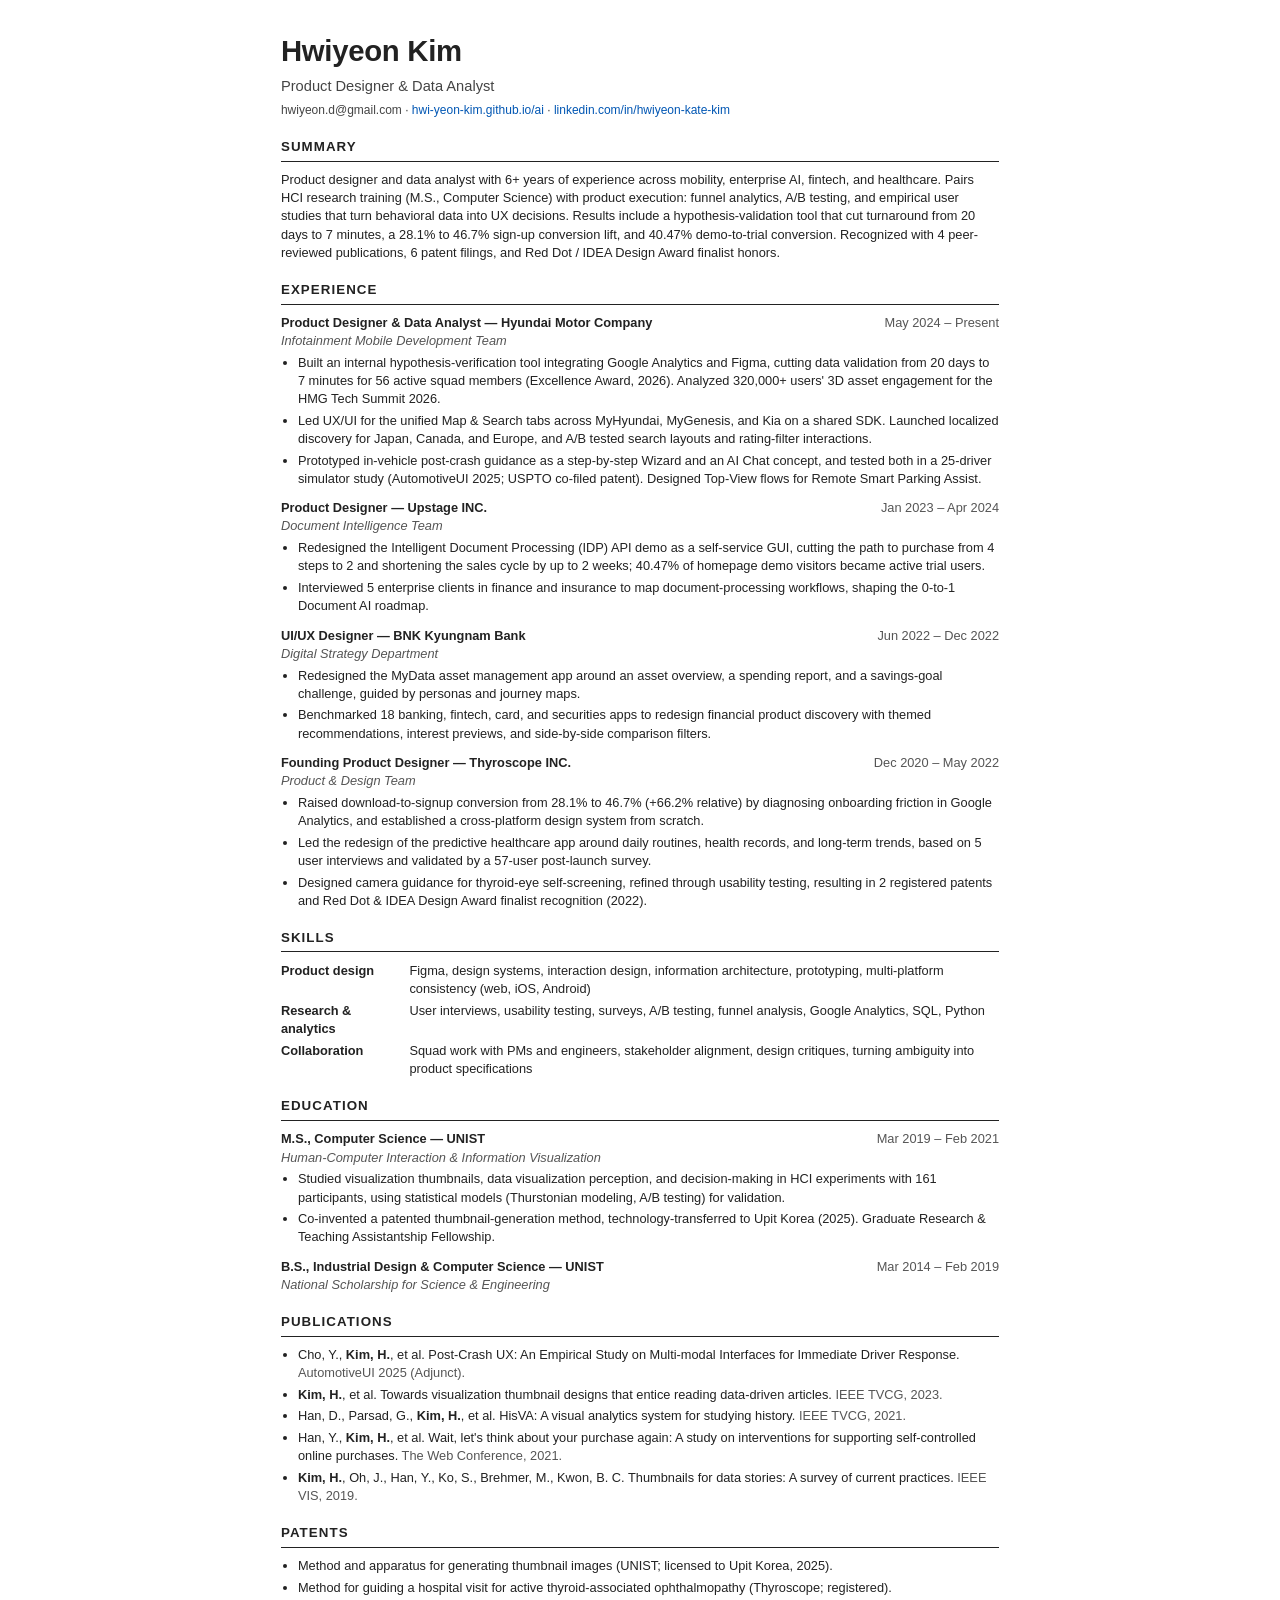
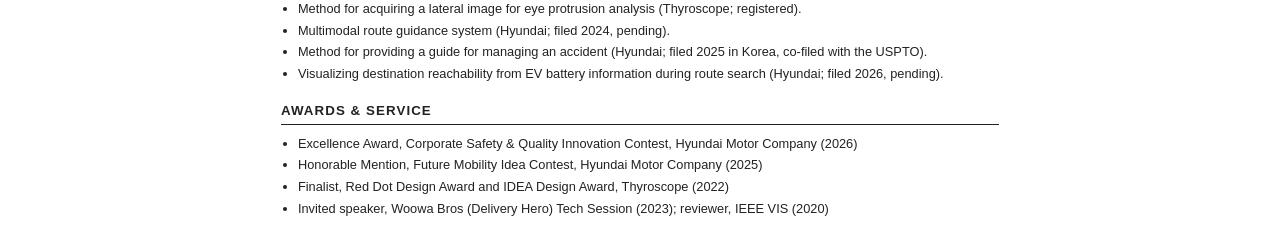
<file: cv/cv.html>
<!DOCTYPE html>
<html lang="en">
<head>
    <meta charset="UTF-8">
    <meta name="viewport" content="width=device-width, initial-scale=1.0">
    <title>Hwiyeon Kim | CV</title>
    <style>
        @page {
            size: A4;
            margin: 14mm 15mm;
        }
        * {
            box-sizing: border-box;
        }
        body {
            font-family: -apple-system, BlinkMacSystemFont, "Segoe UI", Roboto, "Helvetica Neue", Arial, sans-serif;
            font-size: 9.6pt;
            line-height: 1.42;
            color: #222;
            background: #fff;
            margin: 0 auto;
            max-width: 190mm;
            padding: 8mm 0;
        }
        a {
            color: #0056b3;
            text-decoration: none;
        }
        h1 {
            font-size: 22pt;
            margin: 0;
            letter-spacing: -0.01em;
        }
        .headline {
            font-size: 11pt;
            color: #444;
            margin: 1mm 0 1.5mm;
        }
        .contact {
            font-size: 9pt;
            color: #444;
        }
        h2 {
            font-size: 10pt;
            letter-spacing: 0.08em;
            text-transform: uppercase;
            border-bottom: 1.2px solid #222;
            padding-bottom: 1mm;
            margin: 5mm 0 2.5mm;
            break-after: avoid;
        }
        p {
            margin: 0 0 1.5mm;
        }
        .entry {
            margin-bottom: 3mm;
            break-inside: avoid;
        }
        .entry-head {
            display: flex;
            justify-content: space-between;
            gap: 4mm;
            font-weight: 600;
        }
        .entry-head .date {
            font-weight: 400;
            color: #555;
            white-space: nowrap;
        }
        .entry-sub {
            color: #555;
            font-style: italic;
            margin-bottom: 1mm;
        }
        ul {
            margin: 0;
            padding-left: 4.5mm;
        }
        li {
            margin-bottom: 0.9mm;
        }
        .skills {
            display: grid;
            grid-template-columns: 34mm 1fr;
            row-gap: 1mm;
            margin: 0;
        }
        .skills dt {
            font-weight: 600;
        }
        .skills dd {
            margin: 0;
        }
        section {
            break-inside: avoid;
        }
        .pub-venue {
            color: #555;
        }
        @media print {
            body {
                padding: 0;
                max-width: none;
            }
        }
    </style>
</head>
<body>

    <header>
        <h1>Hwiyeon Kim</h1>
        <div class="headline">Product Designer &amp; Data Analyst</div>
        <div class="contact">
            hwiyeon.d@gmail.com &middot;
            <a href="https://hwi-yeon-kim.github.io/ai">hwi-yeon-kim.github.io/ai</a> &middot;
            <a href="https://www.linkedin.com/in/hwiyeon-kate-kim/">linkedin.com/in/hwiyeon-kate-kim</a>
        </div>
    </header>

    <section>
        <h2>Summary</h2>
        <p>Product designer and data analyst with 6+ years of experience across mobility, enterprise AI, fintech, and healthcare. Pairs HCI research training (M.S., Computer Science) with product execution: funnel analytics, A/B testing, and empirical user studies that turn behavioral data into UX decisions. Results include a hypothesis-validation tool that cut turnaround from 20 days to 7 minutes, a 28.1% to 46.7% sign-up conversion lift, and 40.47% demo-to-trial conversion. Recognized with 4 peer-reviewed publications, 6 patent filings, and Red Dot / IDEA Design Award finalist honors.</p>
    </section>

    <section>
        <h2>Experience</h2>

        <div class="entry">
            <div class="entry-head"><span>Product Designer &amp; Data Analyst &mdash; Hyundai Motor Company</span><span class="date">May 2024 &ndash; Present</span></div>
            <div class="entry-sub">Infotainment Mobile Development Team</div>
            <ul>
                <li>Built an internal hypothesis-verification tool integrating Google Analytics and Figma, cutting data validation from 20 days to 7 minutes for 56 active squad members (Excellence Award, 2026). Analyzed 320,000+ users' 3D asset engagement for the HMG Tech Summit 2026.</li>
                <li>Led UX/UI for the unified Map &amp; Search tabs across MyHyundai, MyGenesis, and Kia on a shared SDK. Launched localized discovery for Japan, Canada, and Europe, and A/B tested search layouts and rating-filter interactions.</li>
                <li>Prototyped in-vehicle post-crash guidance as a step-by-step Wizard and an AI Chat concept, and tested both in a 25-driver simulator study (AutomotiveUI 2025; USPTO co-filed patent). Designed Top-View flows for Remote Smart Parking Assist.</li>
            </ul>
        </div>

        <div class="entry">
            <div class="entry-head"><span>Product Designer &mdash; Upstage INC.</span><span class="date">Jan 2023 &ndash; Apr 2024</span></div>
            <div class="entry-sub">Document Intelligence Team</div>
            <ul>
                <li>Redesigned the Intelligent Document Processing (IDP) API demo as a self-service GUI, cutting the path to purchase from 4 steps to 2 and shortening the sales cycle by up to 2 weeks; 40.47% of homepage demo visitors became active trial users.</li>
                <li>Interviewed 5 enterprise clients in finance and insurance to map document-processing workflows, shaping the 0-to-1 Document AI roadmap.</li>
            </ul>
        </div>

        <div class="entry">
            <div class="entry-head"><span>UI/UX Designer &mdash; BNK Kyungnam Bank</span><span class="date">Jun 2022 &ndash; Dec 2022</span></div>
            <div class="entry-sub">Digital Strategy Department</div>
            <ul>
                <li>Redesigned the MyData asset management app around an asset overview, a spending report, and a savings-goal challenge, guided by personas and journey maps.</li>
                <li>Benchmarked 18 banking, fintech, card, and securities apps to redesign financial product discovery with themed recommendations, interest previews, and side-by-side comparison filters.</li>
            </ul>
        </div>

        <div class="entry">
            <div class="entry-head"><span>Founding Product Designer &mdash; Thyroscope INC.</span><span class="date">Dec 2020 &ndash; May 2022</span></div>
            <div class="entry-sub">Product &amp; Design Team</div>
            <ul>
                <li>Raised download-to-signup conversion from 28.1% to 46.7% (+66.2% relative) by diagnosing onboarding friction in Google Analytics, and established a cross-platform design system from scratch.</li>
                <li>Led the redesign of the predictive healthcare app around daily routines, health records, and long-term trends, based on 5 user interviews and validated by a 57-user post-launch survey.</li>
                <li>Designed camera guidance for thyroid-eye self-screening, refined through usability testing, resulting in 2 registered patents and Red Dot &amp; IDEA Design Award finalist recognition (2022).</li>
            </ul>
        </div>
    </section>

    <section>
        <h2>Skills</h2>
        <dl class="skills">
            <dt>Product design</dt>
            <dd>Figma, design systems, interaction design, information architecture, prototyping, multi-platform consistency (web, iOS, Android)</dd>
            <dt>Research &amp; analytics</dt>
            <dd>User interviews, usability testing, surveys, A/B testing, funnel analysis, Google Analytics, SQL, Python</dd>
            <dt>Collaboration</dt>
            <dd>Squad work with PMs and engineers, stakeholder alignment, design critiques, turning ambiguity into product specifications</dd>
        </dl>
    </section>

    <section>
        <h2>Education</h2>
        <div class="entry">
            <div class="entry-head"><span>M.S., Computer Science &mdash; UNIST</span><span class="date">Mar 2019 &ndash; Feb 2021</span></div>
            <div class="entry-sub">Human-Computer Interaction &amp; Information Visualization</div>
            <ul>
                <li>Studied visualization thumbnails, data visualization perception, and decision-making in HCI experiments with 161 participants, using statistical models (Thurstonian modeling, A/B testing) for validation.</li>
                <li>Co-invented a patented thumbnail-generation method, technology-transferred to Upit Korea (2025). Graduate Research &amp; Teaching Assistantship Fellowship.</li>
            </ul>
        </div>
        <div class="entry">
            <div class="entry-head"><span>B.S., Industrial Design &amp; Computer Science &mdash; UNIST</span><span class="date">Mar 2014 &ndash; Feb 2019</span></div>
            <div class="entry-sub">National Scholarship for Science &amp; Engineering</div>
        </div>
    </section>

    <section>
        <h2>Publications</h2>
        <ul>
            <li>Cho, Y., <strong>Kim, H.</strong>, et al. Post-Crash UX: An Empirical Study on Multi-modal Interfaces for Immediate Driver Response. <span class="pub-venue">AutomotiveUI 2025 (Adjunct).</span></li>
            <li><strong>Kim, H.</strong>, et al. Towards visualization thumbnail designs that entice reading data-driven articles. <span class="pub-venue">IEEE TVCG, 2023.</span></li>
            <li>Han, D., Parsad, G., <strong>Kim, H.</strong>, et al. HisVA: A visual analytics system for studying history. <span class="pub-venue">IEEE TVCG, 2021.</span></li>
            <li>Han, Y., <strong>Kim, H.</strong>, et al. Wait, let's think about your purchase again: A study on interventions for supporting self-controlled online purchases. <span class="pub-venue">The Web Conference, 2021.</span></li>
            <li><strong>Kim, H.</strong>, Oh, J., Han, Y., Ko, S., Brehmer, M., Kwon, B. C. Thumbnails for data stories: A survey of current practices. <span class="pub-venue">IEEE VIS, 2019.</span></li>
        </ul>
    </section>

    <section>
        <h2>Patents</h2>
        <ul>
            <li>Method and apparatus for generating thumbnail images (UNIST; licensed to Upit Korea, 2025).</li>
            <li>Method for guiding a hospital visit for active thyroid-associated ophthalmopathy (Thyroscope; registered).</li>
            <li>Method for acquiring a lateral image for eye protrusion analysis (Thyroscope; registered).</li>
            <li>Multimodal route guidance system (Hyundai; filed 2024, pending).</li>
            <li>Method for providing a guide for managing an accident (Hyundai; filed 2025 in Korea, co-filed with the USPTO).</li>
            <li>Visualizing destination reachability from EV battery information during route search (Hyundai; filed 2026, pending).</li>
        </ul>
    </section>

    <section>
        <h2>Awards &amp; Service</h2>
        <ul>
            <li>Excellence Award, Corporate Safety &amp; Quality Innovation Contest, Hyundai Motor Company (2026)</li>
            <li>Honorable Mention, Future Mobility Idea Contest, Hyundai Motor Company (2025)</li>
            <li>Finalist, Red Dot Design Award and IDEA Design Award, Thyroscope (2022)</li>
            <li>Invited speaker, Woowa Bros (Delivery Hero) Tech Session (2023); reviewer, IEEE VIS (2020)</li>
        </ul>
    </section>

</body>
</html>
</file>
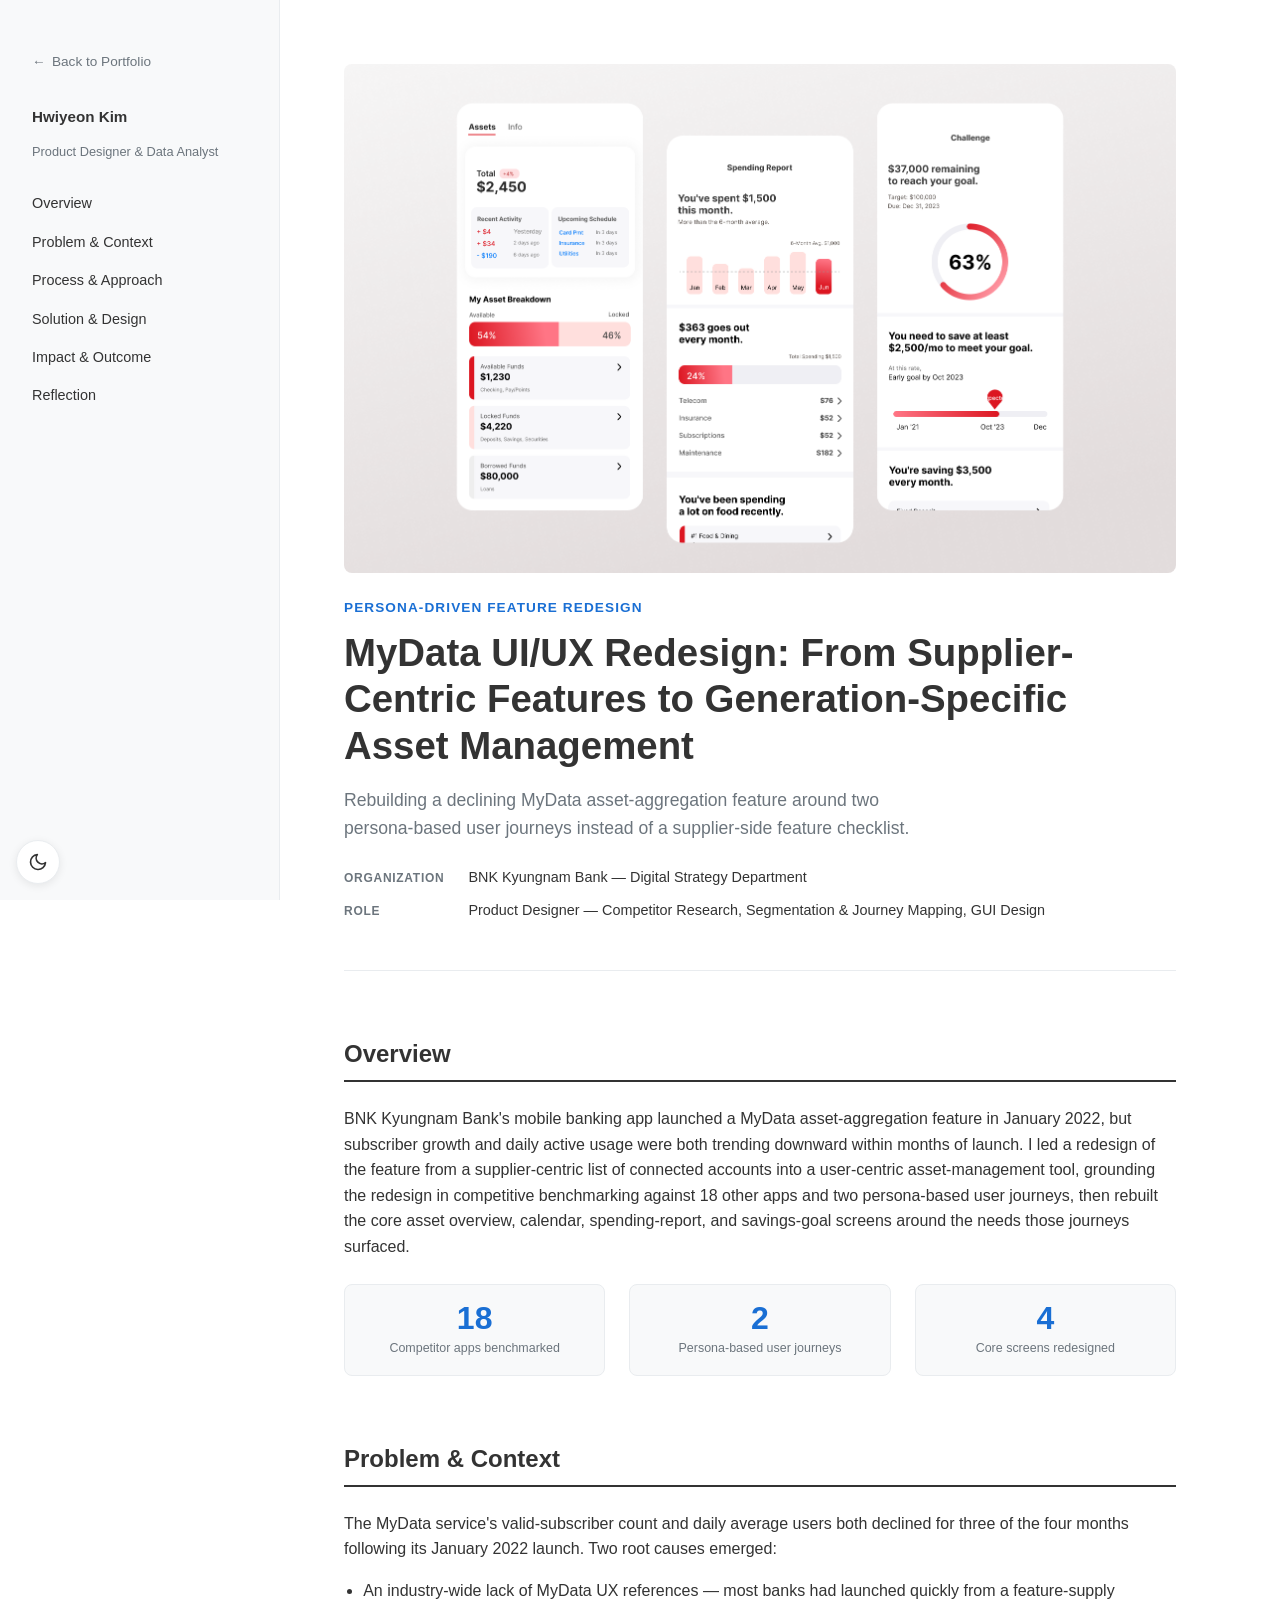
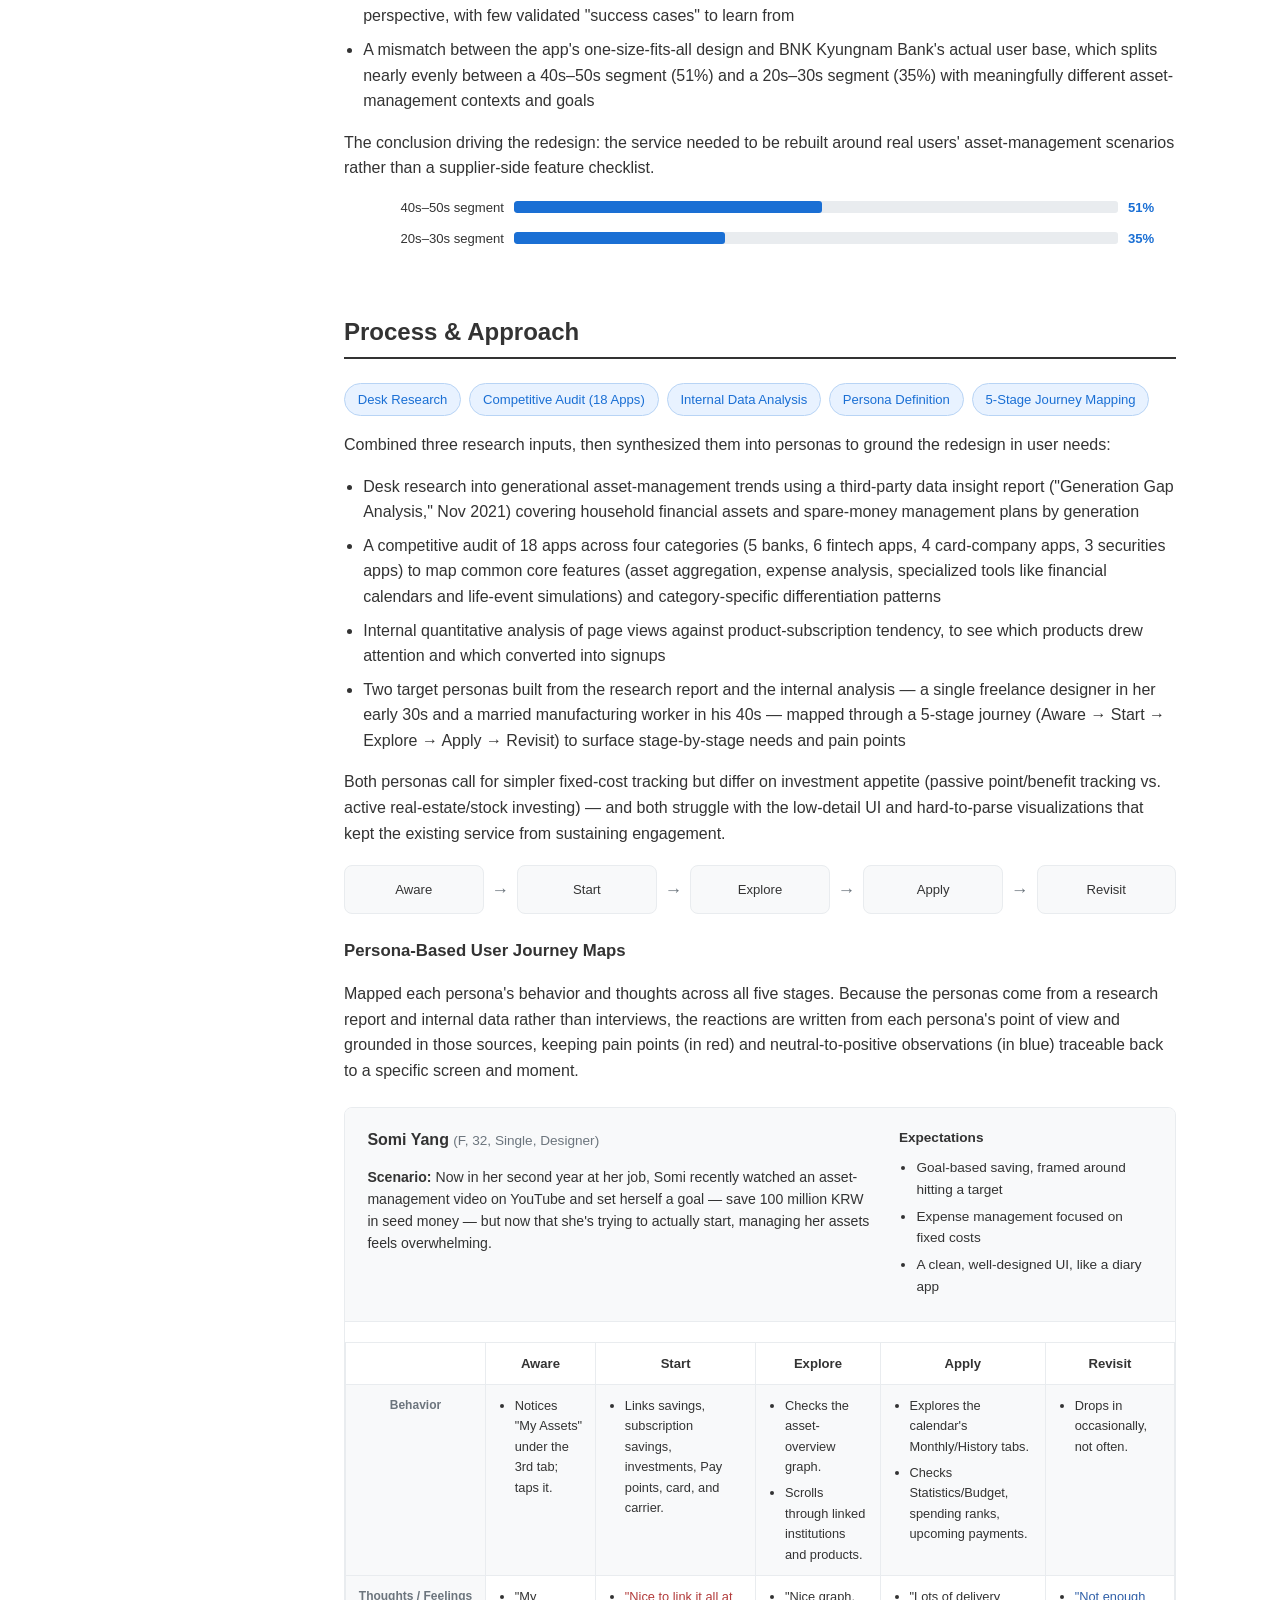
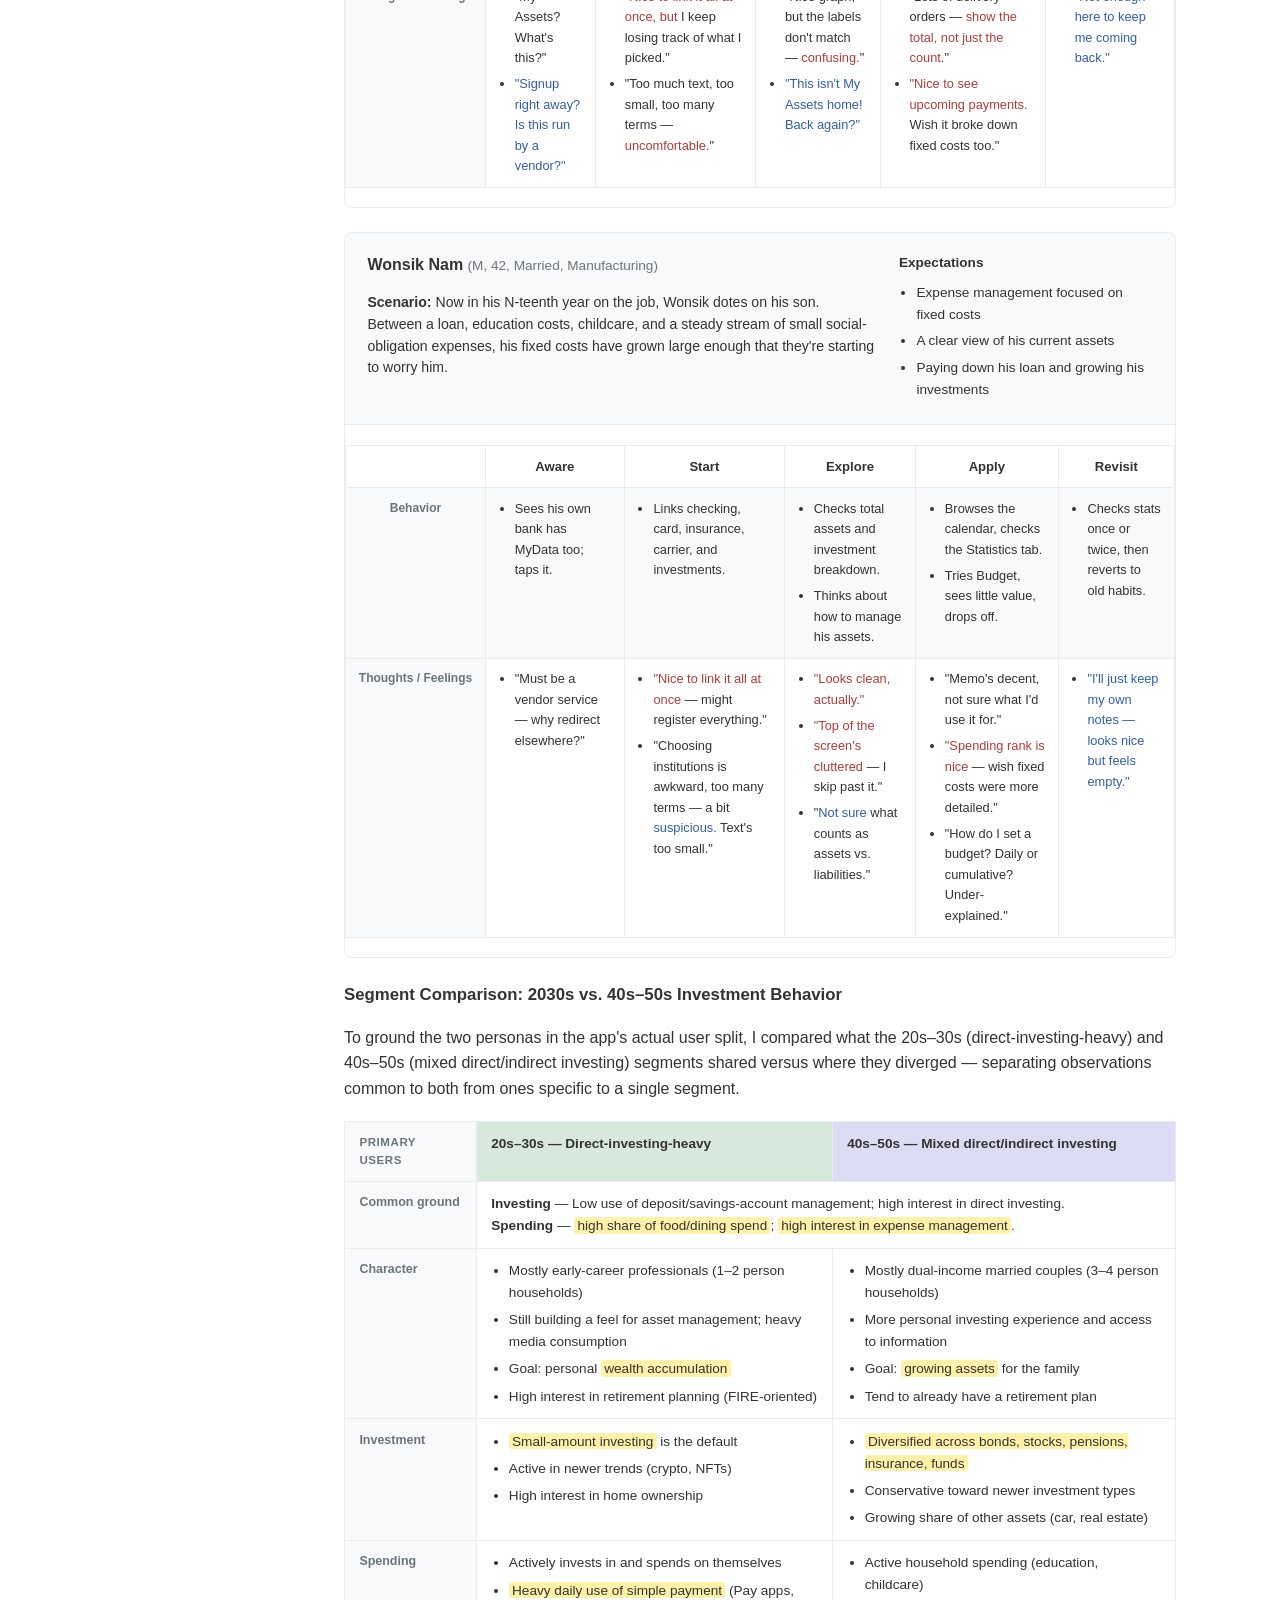
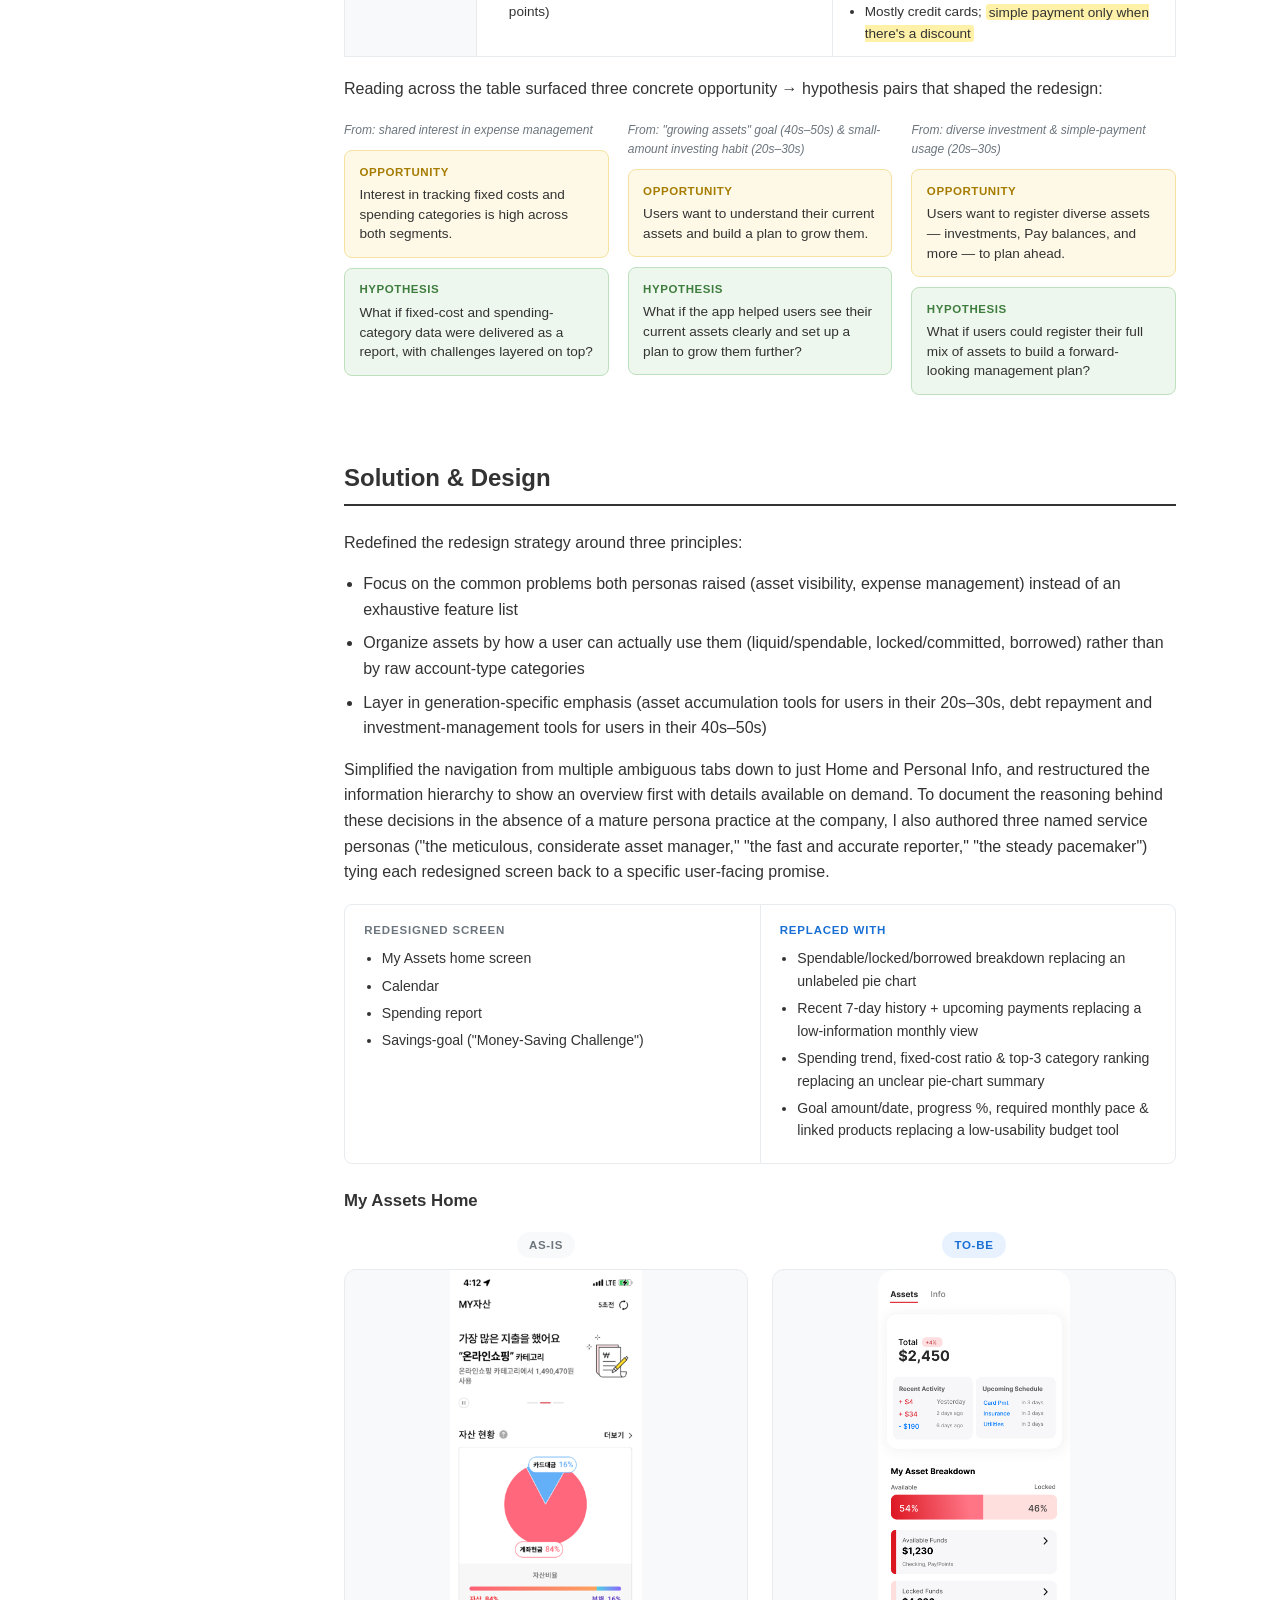
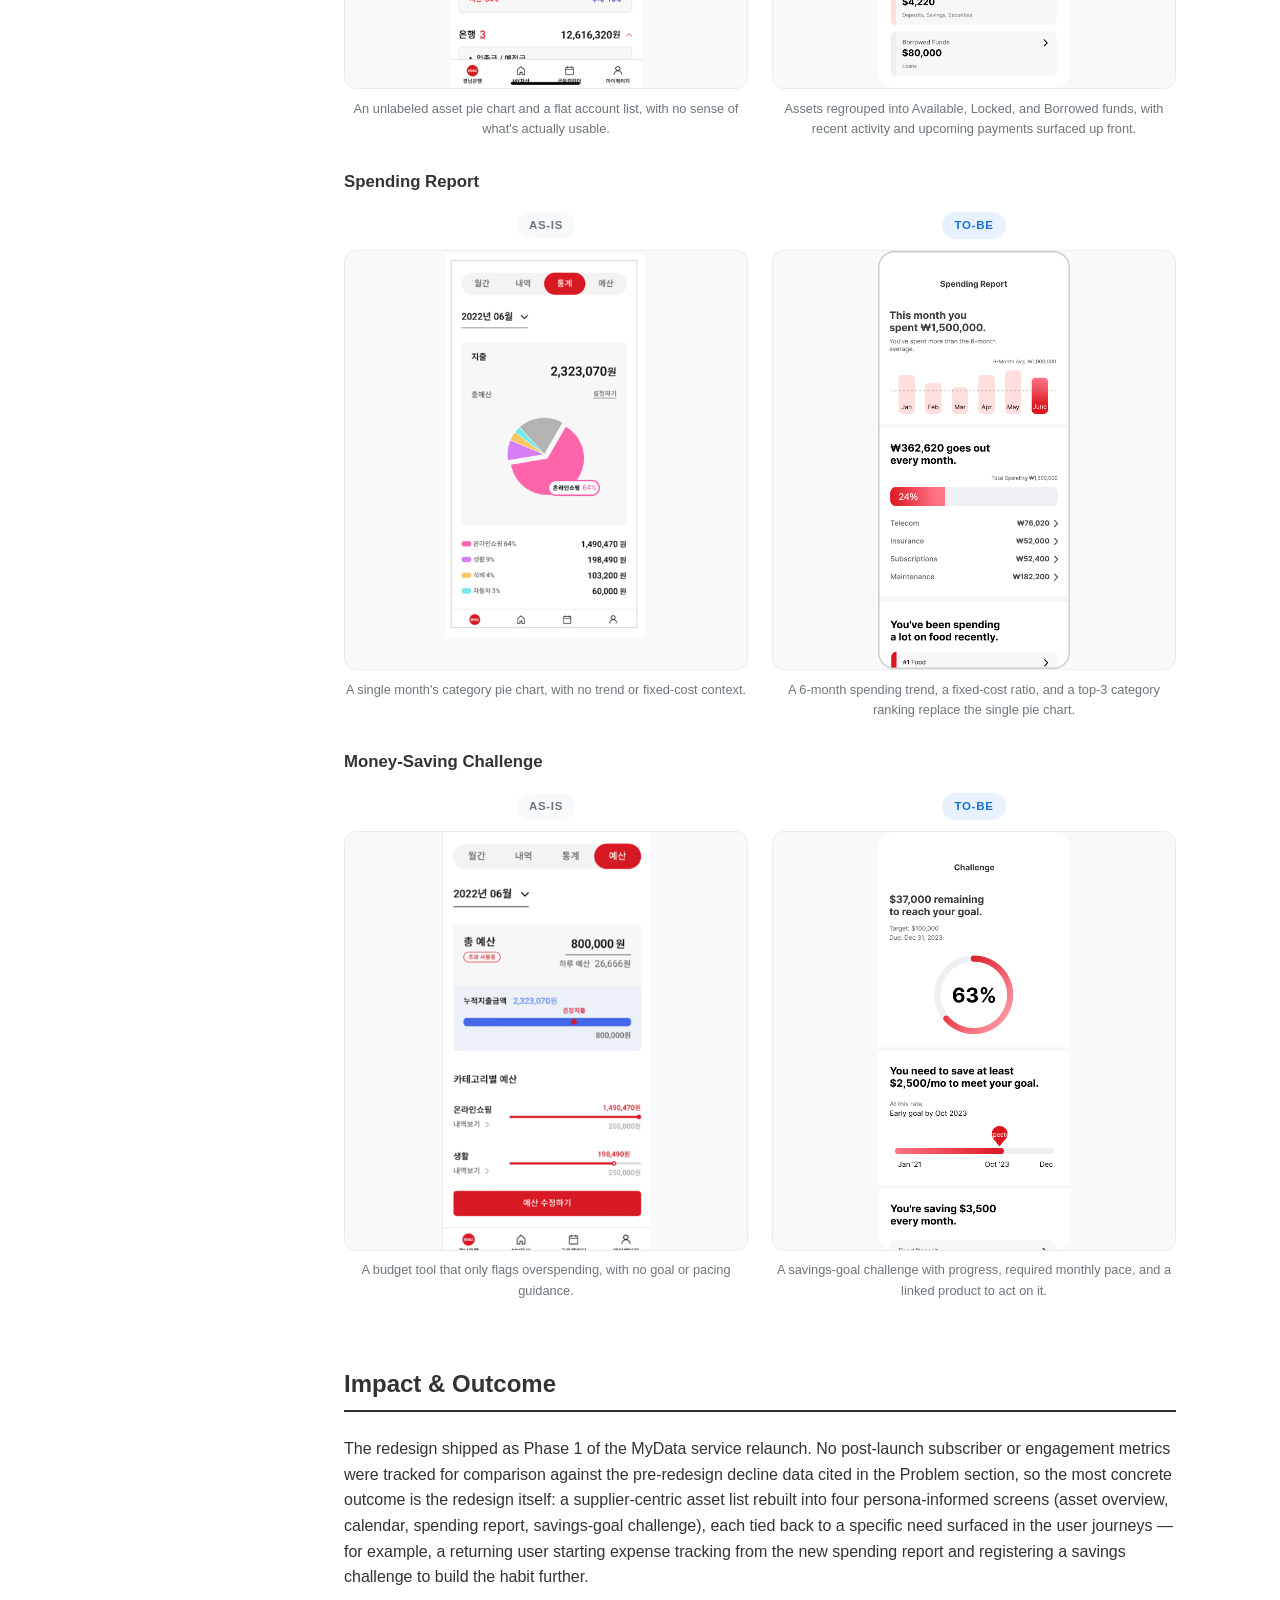
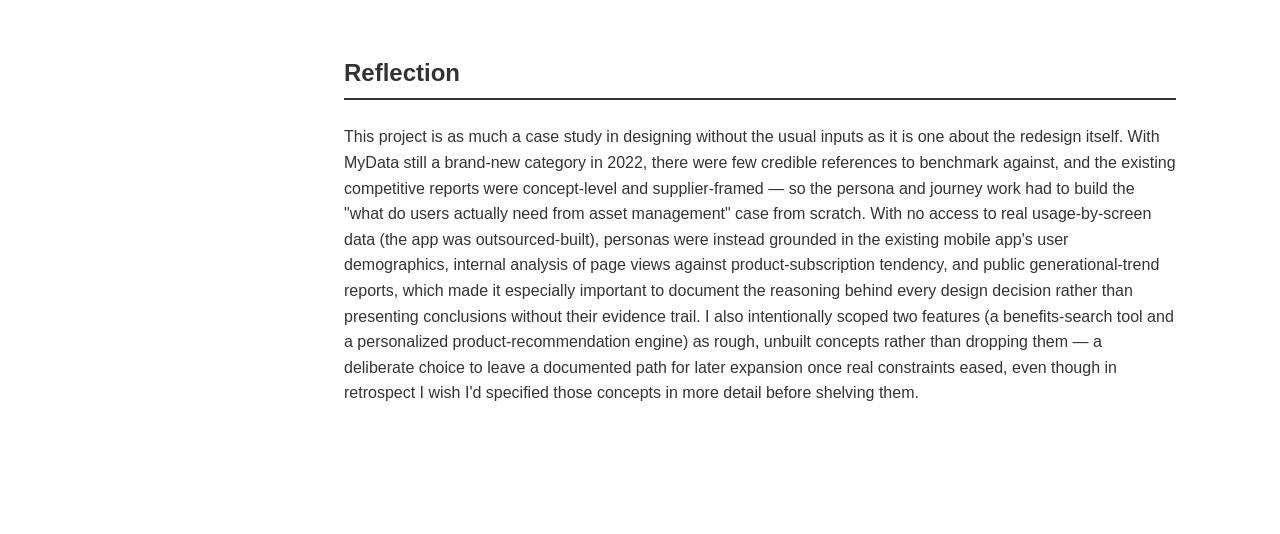
<file: projects/bnk-mydata-redesign.html>
<!DOCTYPE html>
<html lang="en">
<head>
    <meta charset="UTF-8">
    <meta name="viewport" content="width=device-width, initial-scale=1.0">
    <title>MyData UI/UX Redesign: From Supplier-Centric Features to Generation-Specific Asset Management | Hwiyeon Kim</title>
    <script src="../theme.js"></script>
    <link rel="stylesheet" href="case-study.css">
    <script defer src="https://cloud.umami.is/script.js" data-website-id="4d39ab3d-21ab-4a51-aa59-9d996b50e921"></script>
</head>
<body>

    <aside class="sidebar">
        <a href="../index.html#portfolio" class="back-link">Back to Portfolio</a>
        <p class="sidebar-name">Hwiyeon Kim</p>
        <p>Product Designer &amp; Data Analyst</p>
        <ul class="nav-links">
            <li><a href="#overview">Overview</a></li>
            <li><a href="#problem">Problem &amp; Context</a></li>
            <li><a href="#process">Process &amp; Approach</a></li>
            <li><a href="#solution">Solution &amp; Design</a></li>
            <li><a href="#impact">Impact &amp; Outcome</a></li>
            <li><a href="#reflection">Reflection</a></li>
        </ul>
    </aside>

    <main class="content">
        <header class="project-header">
            <img class="project-thumbnail" src="../portfolio/5.png" alt="BNK Kyungnam Bank MyData asset-management app screens">
            <p class="eyebrow">Persona-Driven Feature Redesign</p>
            <h1>MyData UI/UX Redesign: From Supplier-Centric Features to Generation-Specific Asset Management</h1>
            <p class="tagline">Rebuilding a declining MyData asset-aggregation feature around two persona-based user journeys instead of a supplier-side feature checklist.</p>
            <div class="meta-row">
                <div class="meta-item">
                    <span class="label">Organization</span>
                    <span class="value">BNK Kyungnam Bank — Digital Strategy Department</span>
                </div>
                <div class="meta-item">
                    <span class="label">Role</span>
                    <span class="value">Product Designer — Competitor Research, Segmentation &amp; Journey Mapping, GUI Design</span>
                </div>
            </div>
        </header>

        <section id="overview">
            <h2>Overview</h2>
            <p>BNK Kyungnam Bank's mobile banking app launched a MyData asset-aggregation feature in January 2022, but subscriber growth and daily active usage were both trending downward within months of launch. I led a redesign of the feature from a supplier-centric list of connected accounts into a user-centric asset-management tool, grounding the redesign in competitive benchmarking against 18 other apps and two persona-based user journeys, then rebuilt the core asset overview, calendar, spending-report, and savings-goal screens around the needs those journeys surfaced.</p>
            <div class="stats-row">
                <div class="stat-card">
                    <div class="stat-number">18</div>
                    <div class="stat-label">Competitor apps benchmarked</div>
                </div>
                <div class="stat-card">
                    <div class="stat-number">2</div>
                    <div class="stat-label">Persona-based user journeys</div>
                </div>
                <div class="stat-card">
                    <div class="stat-number">4</div>
                    <div class="stat-label">Core screens redesigned</div>
                </div>
            </div>
        </section>

        <section id="problem">
            <h2>Problem &amp; Context</h2>
            <p>The MyData service's valid-subscriber count and daily average users both declined for three of the four months following its January 2022 launch. Two root causes emerged:</p>
            <ul class="bullet-list">
                <li>An industry-wide lack of MyData UX references — most banks had launched quickly from a feature-supply perspective, with few validated "success cases" to learn from</li>
                <li>A mismatch between the app's one-size-fits-all design and BNK Kyungnam Bank's actual user base, which splits nearly evenly between a 40s–50s segment (51%) and a 20s–30s segment (35%) with meaningfully different asset-management contexts and goals</li>
            </ul>
            <p>The conclusion driving the redesign: the service needed to be rebuilt around real users' asset-management scenarios rather than a supplier-side feature checklist.</p>
            <div class="bar-chart">
                <div class="bar-row">
                    <span class="bar-label">40s–50s segment</span>
                    <div class="bar-track"><div class="bar-fill" style="width:51%;"></div></div>
                    <span class="bar-value">51%</span>
                </div>
                <div class="bar-row">
                    <span class="bar-label">20s–30s segment</span>
                    <div class="bar-track"><div class="bar-fill" style="width:35%;"></div></div>
                    <span class="bar-value">35%</span>
                </div>
            </div>
        </section>

        <section id="process">
            <h2>Process &amp; Approach</h2>
            <div class="role-pills">
                <span class="role-pill">Desk Research</span>
                <span class="role-pill">Competitive Audit (18 Apps)</span>
                <span class="role-pill">Internal Data Analysis</span>
                <span class="role-pill">Persona Definition</span>
                <span class="role-pill">5-Stage Journey Mapping</span>
            </div>
            <p>Combined three research inputs, then synthesized them into personas to ground the redesign in user needs:</p>
            <ul class="bullet-list">
                <li>Desk research into generational asset-management trends using a third-party data insight report ("Generation Gap Analysis," Nov 2021) covering household financial assets and spare-money management plans by generation</li>
                <li>A competitive audit of 18 apps across four categories (5 banks, 6 fintech apps, 4 card-company apps, 3 securities apps) to map common core features (asset aggregation, expense analysis, specialized tools like financial calendars and life-event simulations) and category-specific differentiation patterns</li>
                <li>Internal quantitative analysis of page views against product-subscription tendency, to see which products drew attention and which converted into signups</li>
                <li>Two target personas built from the research report and the internal analysis — a single freelance designer in her early 30s and a married manufacturing worker in his 40s — mapped through a 5-stage journey (Aware &rarr; Start &rarr; Explore &rarr; Apply &rarr; Revisit) to surface stage-by-stage needs and pain points</li>
            </ul>
            <p>Both personas call for simpler fixed-cost tracking but differ on investment appetite (passive point/benefit tracking vs. active real-estate/stock investing) — and both struggle with the low-detail UI and hard-to-parse visualizations that kept the existing service from sustaining engagement.</p>
            <div class="stage-flow">
                <div class="stage">Aware</div>
                <div class="stage-arrow">&rarr;</div>
                <div class="stage">Start</div>
                <div class="stage-arrow">&rarr;</div>
                <div class="stage">Explore</div>
                <div class="stage-arrow">&rarr;</div>
                <div class="stage">Apply</div>
                <div class="stage-arrow">&rarr;</div>
                <div class="stage">Revisit</div>
            </div>
            <h3>Persona-Based User Journey Maps</h3>
            <p>Mapped each persona's behavior and thoughts across all five stages. Because the personas come from a research report and internal data rather than interviews, the reactions are written from each persona's point of view and grounded in those sources, keeping pain points (in red) and neutral-to-positive observations (in blue) traceable back to a specific screen and moment.</p>
            <div class="persona-block">
                <div class="persona-summary">
                    <div class="persona-summary-main">
                        <div class="persona-name">Somi Yang <span class="persona-meta">(F, 32, Single, Designer)</span></div>
                        <p class="persona-scenario"><strong>Scenario:</strong> Now in her second year at her job, Somi recently watched an asset-management video on YouTube and set herself a goal &mdash; save 100 million KRW in seed money &mdash; but now that she's trying to actually start, managing her assets feels overwhelming.</p>
                    </div>
                    <div class="persona-expectations">
                        <div class="persona-expectations-title">Expectations</div>
                        <ul>
                            <li>Goal-based saving, framed around hitting a target</li>
                            <li>Expense management focused on fixed costs</li>
                            <li>A clean, well-designed UI, like a diary app</li>
                        </ul>
                    </div>
                </div>
                <div class="persona-journey-scroll">
                    <table class="persona-journey-table">
                        <thead>
                            <tr>
                                <th></th>
                                <th>Aware</th>
                                <th>Start</th>
                                <th>Explore</th>
                                <th>Apply</th>
                                <th>Revisit</th>
                            </tr>
                        </thead>
                        <tbody>
                            <tr>
                                <th scope="row">Behavior</th>
                                <td>
                                    <ul><li>Notices "My Assets" under the 3rd tab; taps it.</li></ul>
                                </td>
                                <td>
                                    <ul><li>Links savings, subscription savings, investments, Pay points, card, and carrier.</li></ul>
                                </td>
                                <td>
                                    <ul>
                                        <li>Checks the asset-overview graph.</li>
                                        <li>Scrolls through linked institutions and products.</li>
                                    </ul>
                                </td>
                                <td>
                                    <ul>
                                        <li>Explores the calendar's Monthly/History tabs.</li>
                                        <li>Checks Statistics/Budget, spending ranks, upcoming payments.</li>
                                    </ul>
                                </td>
                                <td>
                                    <ul><li>Drops in occasionally, not often.</li></ul>
                                </td>
                            </tr>
                            <tr>
                                <th scope="row">Thoughts / Feelings</th>
                                <td>
                                    <ul>
                                        <li>"My Assets? What's this?"</li>
                                        <li><span class="quote-positive">"Signup right away? Is this run by a vendor?"</span></li>
                                    </ul>
                                </td>
                                <td>
                                    <ul>
                                        <li><span class="quote-pain">"Nice to link it all at once, but</span> I keep losing track of what I picked."</li>
                                        <li>"Too much text, too small, too many terms &mdash; <span class="quote-pain">uncomfortable.</span>"</li>
                                    </ul>
                                </td>
                                <td>
                                    <ul>
                                        <li>"Nice graph, but the labels don't match &mdash; <span class="quote-pain">confusing.</span>"</li>
                                        <li><span class="quote-positive">"This isn't My Assets home! Back again?"</span></li>
                                    </ul>
                                </td>
                                <td>
                                    <ul>
                                        <li>"Lots of delivery orders &mdash; <span class="quote-pain">show the total, not just the count.</span>"</li>
                                        <li><span class="quote-pain">"Nice to see upcoming payments.</span> Wish it broke down fixed costs too."</li>
                                    </ul>
                                </td>
                                <td>
                                    <ul><li><span class="quote-positive">"Not enough here to keep me coming back."</span></li></ul>
                                </td>
                            </tr>
                        </tbody>
                    </table>
                </div>
            </div>
            <div class="persona-block">
                <div class="persona-summary">
                    <div class="persona-summary-main">
                        <div class="persona-name">Wonsik Nam <span class="persona-meta">(M, 42, Married, Manufacturing)</span></div>
                        <p class="persona-scenario"><strong>Scenario:</strong> Now in his N-teenth year on the job, Wonsik dotes on his son. Between a loan, education costs, childcare, and a steady stream of small social-obligation expenses, his fixed costs have grown large enough that they're starting to worry him.</p>
                    </div>
                    <div class="persona-expectations">
                        <div class="persona-expectations-title">Expectations</div>
                        <ul>
                            <li>Expense management focused on fixed costs</li>
                            <li>A clear view of his current assets</li>
                            <li>Paying down his loan and growing his investments</li>
                        </ul>
                    </div>
                </div>
                <div class="persona-journey-scroll">
                    <table class="persona-journey-table">
                        <thead>
                            <tr>
                                <th></th>
                                <th>Aware</th>
                                <th>Start</th>
                                <th>Explore</th>
                                <th>Apply</th>
                                <th>Revisit</th>
                            </tr>
                        </thead>
                        <tbody>
                            <tr>
                                <th scope="row">Behavior</th>
                                <td>
                                    <ul><li>Sees his own bank has MyData too; taps it.</li></ul>
                                </td>
                                <td>
                                    <ul><li>Links checking, card, insurance, carrier, and investments.</li></ul>
                                </td>
                                <td>
                                    <ul>
                                        <li>Checks total assets and investment breakdown.</li>
                                        <li>Thinks about how to manage his assets.</li>
                                    </ul>
                                </td>
                                <td>
                                    <ul>
                                        <li>Browses the calendar, checks the Statistics tab.</li>
                                        <li>Tries Budget, sees little value, drops off.</li>
                                    </ul>
                                </td>
                                <td>
                                    <ul><li>Checks stats once or twice, then reverts to old habits.</li></ul>
                                </td>
                            </tr>
                            <tr>
                                <th scope="row">Thoughts / Feelings</th>
                                <td>
                                    <ul><li>"Must be a vendor service &mdash; why redirect elsewhere?"</li></ul>
                                </td>
                                <td>
                                    <ul>
                                        <li><span class="quote-pain">"Nice to link it all at once</span> &mdash; might register everything."</li>
                                        <li>"Choosing institutions is awkward, too many terms &mdash; a bit <span class="quote-positive">suspicious.</span> Text's too small."</li>
                                    </ul>
                                </td>
                                <td>
                                    <ul>
                                        <li><span class="quote-pain">"Looks clean, actually."</span></li>
                                        <li><span class="quote-pain">"Top of the screen's cluttered</span> &mdash; I skip past it."</li>
                                        <li>"<span class="quote-positive">Not sure</span> what counts as assets vs. liabilities."</li>
                                    </ul>
                                </td>
                                <td>
                                    <ul>
                                        <li>"Memo's decent, not sure what I'd use it for."</li>
                                        <li><span class="quote-pain">"Spending rank is nice</span> &mdash; wish fixed costs were more detailed."</li>
                                        <li>"How do I set a budget? Daily or cumulative? Under-explained."</li>
                                    </ul>
                                </td>
                                <td>
                                    <ul><li><span class="quote-positive">"I'll just keep my own notes &mdash; looks nice but feels empty."</span></li></ul>
                                </td>
                            </tr>
                        </tbody>
                    </table>
                </div>
            </div>
            <h3>Segment Comparison: 2030s vs. 40s&ndash;50s Investment Behavior</h3>
            <p>To ground the two personas in the app's actual user split, I compared what the 20s&ndash;30s (direct-investing-heavy) and 40s&ndash;50s (mixed direct/indirect investing) segments shared versus where they diverged &mdash; separating observations common to both from ones specific to a single segment.</p>
            <div class="segment-table-scroll">
                <table class="segment-table">
                    <thead>
                        <tr>
                            <th class="segment-row-label">Primary users</th>
                            <th class="segment-col-a">20s&ndash;30s &mdash; Direct-investing-heavy</th>
                            <th class="segment-col-b">40s&ndash;50s &mdash; Mixed direct/indirect investing</th>
                        </tr>
                    </thead>
                    <tbody>
                        <tr>
                            <th scope="row">Common ground</th>
                            <td colspan="2">
                                <strong>Investing</strong> &mdash; Low use of deposit/savings-account management; high interest in direct investing.<br>
                                <strong>Spending</strong> &mdash; <mark class="hl">high share of food/dining spend</mark>; <mark class="hl">high interest in expense management</mark>.
                            </td>
                        </tr>
                        <tr>
                            <th scope="row">Character</th>
                            <td>
                                <ul>
                                    <li>Mostly early-career professionals (1&ndash;2 person households)</li>
                                    <li>Still building a feel for asset management; heavy media consumption</li>
                                    <li>Goal: personal <mark class="hl">wealth accumulation</mark></li>
                                    <li>High interest in retirement planning (FIRE-oriented)</li>
                                </ul>
                            </td>
                            <td>
                                <ul>
                                    <li>Mostly dual-income married couples (3&ndash;4 person households)</li>
                                    <li>More personal investing experience and access to information</li>
                                    <li>Goal: <mark class="hl">growing assets</mark> for the family</li>
                                    <li>Tend to already have a retirement plan</li>
                                </ul>
                            </td>
                        </tr>
                        <tr>
                            <th scope="row">Investment</th>
                            <td>
                                <ul>
                                    <li><mark class="hl">Small-amount investing</mark> is the default</li>
                                    <li>Active in newer trends (crypto, NFTs)</li>
                                    <li>High interest in home ownership</li>
                                </ul>
                            </td>
                            <td>
                                <ul>
                                    <li><mark class="hl">Diversified across bonds, stocks, pensions, insurance, funds</mark></li>
                                    <li>Conservative toward newer investment types</li>
                                    <li>Growing share of other assets (car, real estate)</li>
                                </ul>
                            </td>
                        </tr>
                        <tr>
                            <th scope="row">Spending</th>
                            <td>
                                <ul>
                                    <li>Actively invests in and spends on themselves</li>
                                    <li><mark class="hl">Heavy daily use of simple payment</mark> (Pay apps, points)</li>
                                </ul>
                            </td>
                            <td>
                                <ul>
                                    <li>Active household spending (education, childcare)</li>
                                    <li>Mostly credit cards; <mark class="hl">simple payment only when there's a discount</mark></li>
                                </ul>
                            </td>
                        </tr>
                    </tbody>
                </table>
            </div>
            <p>Reading across the table surfaced three concrete opportunity &rarr; hypothesis pairs that shaped the redesign:</p>
            <div class="insight-board">
                <div class="insight-pair">
                    <span class="insight-source">From: shared interest in expense management</span>
                    <div class="note-card opportunity"><span class="note-label">Opportunity</span>Interest in tracking fixed costs and spending categories is high across both segments.</div>
                    <div class="note-card hypothesis"><span class="note-label">Hypothesis</span>What if fixed-cost and spending-category data were delivered as a report, with challenges layered on top?</div>
                </div>
                <div class="insight-pair">
                    <span class="insight-source">From: "growing assets" goal (40s&ndash;50s) &amp; small-amount investing habit (20s&ndash;30s)</span>
                    <div class="note-card opportunity"><span class="note-label">Opportunity</span>Users want to understand their current assets and build a plan to grow them.</div>
                    <div class="note-card hypothesis"><span class="note-label">Hypothesis</span>What if the app helped users see their current assets clearly and set up a plan to grow them further?</div>
                </div>
                <div class="insight-pair">
                    <span class="insight-source">From: diverse investment &amp; simple-payment usage (20s&ndash;30s)</span>
                    <div class="note-card opportunity"><span class="note-label">Opportunity</span>Users want to register diverse assets &mdash; investments, Pay balances, and more &mdash; to plan ahead.</div>
                    <div class="note-card hypothesis"><span class="note-label">Hypothesis</span>What if users could register their full mix of assets to build a forward-looking management plan?</div>
                </div>
            </div>
        </section>

        <section id="solution">
            <h2>Solution &amp; Design</h2>
            <p>Redefined the redesign strategy around three principles:</p>
            <ul class="bullet-list">
                <li>Focus on the common problems both personas raised (asset visibility, expense management) instead of an exhaustive feature list</li>
                <li>Organize assets by how a user can actually use them (liquid/spendable, locked/committed, borrowed) rather than by raw account-type categories</li>
                <li>Layer in generation-specific emphasis (asset accumulation tools for users in their 20s–30s, debt repayment and investment-management tools for users in their 40s–50s)</li>
            </ul>
            <p>Simplified the navigation from multiple ambiguous tabs down to just Home and Personal Info, and restructured the information hierarchy to show an overview first with details available on demand. To document the reasoning behind these decisions in the absence of a mature persona practice at the company, I also authored three named service personas ("the meticulous, considerate asset manager," "the fast and accurate reporter," "the steady pacemaker") tying each redesigned screen back to a specific user-facing promise.</p>
            <div class="comparison-grid">
                <div class="comparison-cell">
                    <div class="comp-label">Redesigned Screen</div>
                    <ul>
                        <li>My Assets home screen</li>
                        <li>Calendar</li>
                        <li>Spending report</li>
                        <li>Savings-goal ("Money-Saving Challenge")</li>
                    </ul>
                </div>
                <div class="comparison-cell to-be">
                    <div class="comp-label">Replaced With</div>
                    <ul>
                        <li>Spendable/locked/borrowed breakdown replacing an unlabeled pie chart</li>
                        <li>Recent 7-day history + upcoming payments replacing a low-information monthly view</li>
                        <li>Spending trend, fixed-cost ratio &amp; top-3 category ranking replacing an unclear pie-chart summary</li>
                        <li>Goal amount/date, progress %, required monthly pace &amp; linked products replacing a low-usability budget tool</li>
                    </ul>
                </div>
            </div>
            <h3>My Assets Home</h3>
            <div class="screen-compare">
                <figure class="screen-compare-col">
                    <span class="screen-compare-label as-is">As-Is</span>
                    <img src="images/bnk-mydata-redesign-home-as-is.png" alt="As-is MY자산 home screen with a top spending-insight banner, an unlabeled asset pie chart split into card balance and cash, and a plain list of linked bank accounts">
                    <figcaption>An unlabeled asset pie chart and a flat account list, with no sense of what's actually usable.</figcaption>
                </figure>
                <figure class="screen-compare-col">
                    <span class="screen-compare-label to-be">To-Be</span>
                    <img src="images/bnk-mydata-redesign-home-to-be.png" alt="Redesigned Assets home screen showing a single total balance, Recent Activity and Upcoming Schedule cards, and an Available/Locked/Borrowed funds breakdown">
                    <figcaption>Assets regrouped into Available, Locked, and Borrowed funds, with recent activity and upcoming payments surfaced up front.</figcaption>
                </figure>
            </div>
            <h3>Spending Report</h3>
            <div class="screen-compare">
                <figure class="screen-compare-col">
                    <span class="screen-compare-label as-is">As-Is</span>
                    <img src="images/bnk-mydata-redesign-spending-report-as-is.png" alt="As-is statistics tab showing a single month's spending as a plain pie chart broken down by category, led by online shopping at 64%">
                    <figcaption>A single month's category pie chart, with no trend or fixed-cost context.</figcaption>
                </figure>
                <figure class="screen-compare-col">
                    <span class="screen-compare-label to-be">To-Be</span>
                    <img src="images/bnk-mydata-redesign-spending-report-to-be.png" alt="Redesigned Spending Report showing a 6-month spending trend bar chart, a fixed-cost ratio bar, per-category fixed-cost breakdown, and a top-spending-category callout for food and dining">
                    <figcaption>A 6-month spending trend, a fixed-cost ratio, and a top-3 category ranking replace the single pie chart.</figcaption>
                </figure>
            </div>
            <h3>Money-Saving Challenge</h3>
            <div class="screen-compare">
                <figure class="screen-compare-col">
                    <span class="screen-compare-label as-is">As-Is</span>
                    <img src="images/bnk-mydata-redesign-challenge-as-is.png" alt="As-is budget tab showing a monthly budget marked as over-used, a cumulative spending bar exceeding the target, and per-category budget bars shown in red overrun">
                    <figcaption>A budget tool that only flags overspending, with no goal or pacing guidance.</figcaption>
                </figure>
                <figure class="screen-compare-col">
                    <span class="screen-compare-label to-be">To-Be</span>
                    <img src="images/bnk-mydata-redesign-challenge-to-be.png" alt="Redesigned Money-Saving Challenge screen with a goal progress ring at 63% toward a $100,000 target, the required monthly saving pace, a projected early-completion date, and a linked savings product">
                    <figcaption>A savings-goal challenge with progress, required monthly pace, and a linked product to act on it.</figcaption>
                </figure>
            </div>
        </section>

        <section id="impact">
            <h2>Impact &amp; Outcome</h2>
            <p>The redesign shipped as Phase 1 of the MyData service relaunch. No post-launch subscriber or engagement metrics were tracked for comparison against the pre-redesign decline data cited in the Problem section, so the most concrete outcome is the redesign itself: a supplier-centric asset list rebuilt into four persona-informed screens (asset overview, calendar, spending report, savings-goal challenge), each tied back to a specific need surfaced in the user journeys — for example, a returning user starting expense tracking from the new spending report and registering a savings challenge to build the habit further.</p>
        </section>

        <section id="reflection">
            <h2>Reflection</h2>
            <p>This project is as much a case study in designing without the usual inputs as it is one about the redesign itself. With MyData still a brand-new category in 2022, there were few credible references to benchmark against, and the existing competitive reports were concept-level and supplier-framed — so the persona and journey work had to build the "what do users actually need from asset management" case from scratch. With no access to real usage-by-screen data (the app was outsourced-built), personas were instead grounded in the existing mobile app's user demographics, internal analysis of page views against product-subscription tendency, and public generational-trend reports, which made it especially important to document the reasoning behind every design decision rather than presenting conclusions without their evidence trail. I also intentionally scoped two features (a benefits-search tool and a personalized product-recommendation engine) as rough, unbuilt concepts rather than dropping them — a deliberate choice to leave a documented path for later expansion once real constraints eased, even though in retrospect I wish I'd specified those concepts in more detail before shelving them.</p>
        </section>
    </main>

</body>
</html>
</file>
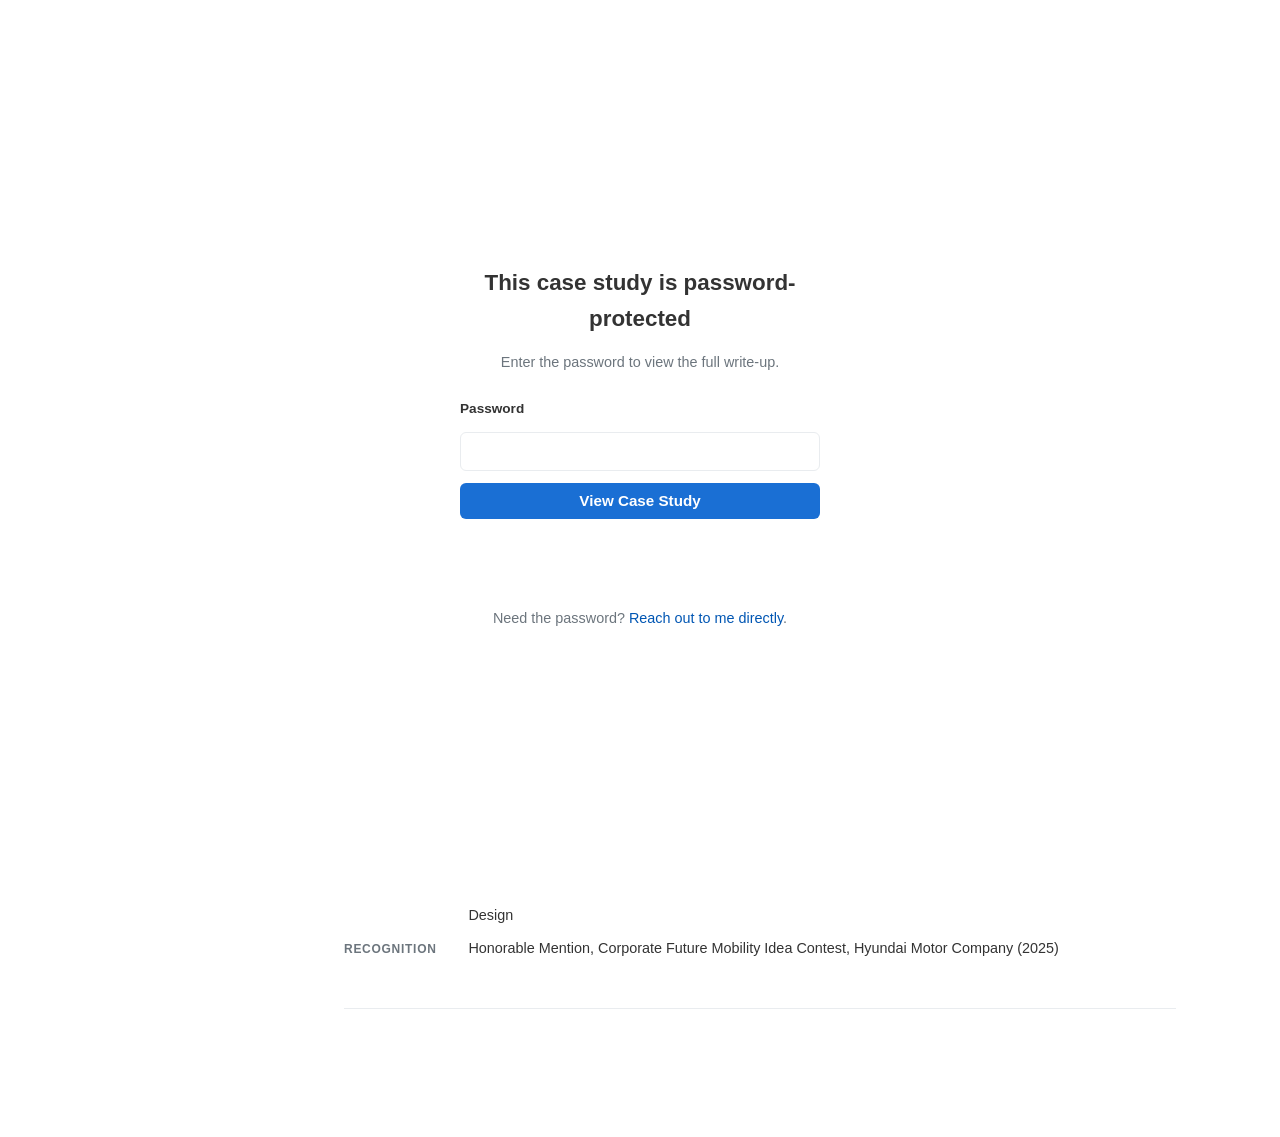
<file: projects/hyundai-competition-award.html>
<!DOCTYPE html>
<html lang="en">
<head>
    <meta charset="UTF-8">
    <meta name="viewport" content="width=device-width, initial-scale=1.0">
    <title>HiMate: A Vehicle-to-Vehicle Community App Concept | Hwiyeon Kim</title>
    <script src="../theme.js"></script>
    <link rel="stylesheet" href="case-study.css">
    <script defer src="https://cloud.umami.is/script.js" data-website-id="4d39ab3d-21ab-4a51-aa59-9d996b50e921"></script>
</head>
<body>

    <aside class="sidebar">
        <a href="../index.html#portfolio" class="back-link">Back to Portfolio</a>
        <p class="sidebar-name">Hwiyeon Kim</p>
        <p>Product Designer &amp; Data Analyst</p>
        <ul class="nav-links">
            <li><a href="#overview">Overview</a></li>
            <li><a href="#problem">Problem &amp; Context</a></li>
            <li><a href="#process">Process &amp; Approach</a></li>
            <li><a href="#solution">Solution &amp; Design</a></li>
            <li><a href="#impact">Impact &amp; Outcome</a></li>
            <li><a href="#reflection">Reflection</a></li>
        </ul>
    </aside>

    <main class="content">
        <header class="project-header">
            <img class="project-thumbnail" src="../portfolio/3.png" alt="HiMate vehicle-to-vehicle community app concept screens">
            <p class="eyebrow">Solo Concept &amp; Business Case Design</p>
            <h1>HiMate: A Vehicle-to-Vehicle Community App Concept</h1>
            <p class="tagline">A solo-built market case and four-section app concept turning vehicle-based social connectivity into an untapped lever for infotainment engagement and brand loyalty.</p>
            <div class="meta-row">
                <div class="meta-item">
                    <span class="label">Organization</span>
                    <span class="value">Hyundai Motor Company</span>
                </div>
                <div class="meta-item">
                    <span class="label">Role</span>
                    <span class="value">Product Designer (solo) — Concept Planning, Research, Feature &amp; Mockup Design, Initial Business-Model Design</span>
                </div>
                <div class="meta-item">
                    <span class="label">Recognition</span>
                    <span class="value">Honorable Mention, Corporate Future Mobility Idea Contest, Hyundai Motor Company (2025)</span>
                </div>
            </div>
        </header>

        <div class="password-gate">
            <div class="password-gate-box">
                <h2>This case study is password-protected</h2>
                <p>Enter the password to view the full write-up.</p>
                <form class="password-gate-form">
                    <label for="himate-password">Password</label>
                    <input type="password" id="himate-password" name="password" autocomplete="current-password" required>
                    <button type="submit">View Case Study</button>
                    <p class="password-gate-error" role="alert" aria-live="polite"></p>
                </form>
                <p class="password-gate-contact">Need the password? <a href="mailto:hwiyeon.d@gmail.com">Reach out to me directly</a>.</p>
            </div>
        </div>

        <div class="gated-content"></div>
        <script id="gated-payload" type="application/json">{"salt":"CqT3O59ipre8hyVadwx3Cw==","iv":"zU1EA36jbkIDdxQ8","ciphertext":"8d/Se0SYOat0Omgy5ihXcfi2fbDHNcu2kXJNUNNQ4SvhhUdu+AgTrANWgfMrmegBl6KjTU2vf0wIXPPkSF7lBxqGAHon4iAo24P+j79vKcaaJRLNA1ROHxl11MQ/ZrckK0JJ/pLcjZJVL8UBdRa4RAl001dSWIpSGgPUxmCMJCM/RCIkOsjWx7oorTSYfUkSjuBCoukf5we4U0q/ObwCwvCLQ+wcr/wI3Ly3Wj7hkEONr7mx1ao0SiT/lEfiGJt0HUv79Tf0ujCgZ9R35TZFIsDGq+0SQCK6GLWn8Ob4dB8G4Yr8K1il4LOVF/AYLGzrVRVBfzZtv96Jf+MCDHRgnHggBiksx+xobVoMzOaI4EfDhd3RnxtNEEXSyahY1oWeBnin4k3ro0L2PkBSoAOry9Qd/cDk+cZZuhr0u7e0J+YogzVQMchI8Laz7JLdGV9S8mV0Nu0bft/7uozpQA+rH3/zjhvdiX+PfN1n9BD75TxGkiRwirZ3TO1HQ3sPMMPqcLe0zIUgltvz8aMUnsuIOz1Wz2KAGDHQEZqLL/g44xZwP/wCHSNqWCDmglKtvUB1bf3MW9LjgGIC1a/m4/2pJQz8BiCvd3Nc0//9H9al8XAQKpFFYIkE3JyslvjyW4Iu/gmgPlUwZSm5RI0dM2TVPTrR8VuAblxXptE+yOuyt+aNVz0loDY66KSeFzojtwonFK/17+SPi+HsbbMXfxygSoi9Cc7jVNnWAsJQblWEWH7UEaOCHWhYkIlu0RL/4tFI1krB4Ezz6a/sc2+MEzLM8uFe3xhpMfOF+3qBqtHTBRE/1t0C/kTLVdAT/iJxEUBhMhTk+tFApqqIslBPAUrQWNkoh+PPRRh5N8+JuUTJS8xlox2grigbOJUQ3+81hN5FUhpj7W4um1JJ5yBIKhTESHeJa7SPeJFobfp8pn5O8m9XRTToIlvp/lphAa3F0UVCP4EyrclBew7R2GiQU/hMX7/cAVDuA4AxQTA2NoYofcDX8hNkBVHZ95biuE8czHtZRH40OiTENX3PiEOhHf9OrkiipAZzeAvSmMf0Cukc5Ur44bQz1r7tMJT6SDo2zp4fhv+zNHQK/tkrZRTdBc8mdUj+llRS7uJ9e8oWiGb95ch4JWS0Bc/tS/VwkWB6W3LQWELAfnQhjJ1qjJPbhd1PGn1QYXKWMKLUBWDR8ea5fLAnjbRbQjiiaQWbvCn55FG38C/XDpmNCWN/Vho7DZAicqVYftrwWyCu8oRGcBHj6/rm9Lzc+Jbrspbi607xzD0JL//[base64]/gV7FxDWy8Ze9VTpezg3N+BLqUJJEAFeKiRuLIGD9lgCiL4E93NeRvjKNqeA9ZuXzC50OohgGp5JG+U3vurruzmiaRZQ1EaQaTLMJpFeZL2+gRbU2kVS6dmqCrczs8kGUDjBYSnbGdEddI2GM9RJ2ixA9CUSlP3aPaJi4EDVNocpvYpvOp6F5tSRKq/Wa+BoHO2vzG3CuJsEnCohELDkIWMa+guECSAKUIcus9aoGlP5gcFHx8XBgkmQr3MD3q5d6xF6Dr5hza/As+nUw4xZnE/5Uvuax/K12slhKGigjbQNdNlHzMUO6Fx9cuLhHs76CWH/uHuCN+fKsgg8CE1BtgfBnBaOpZzFBiF4Lk+WHlMwELoW3SlNt5hbMd37L49IeoVfiBfIF/m+7xzjcqeiRyuZAp0GJs9F+kSYK9Io8x2ZUyoJRUtF8MjaKdmvebDWNozMDk8Wu93BVYwQey2yNM69gp2GggBvEWqtltrR1B7IvIdRmENPoqdGpmcSGPxfRUBUNV2b0ixt2Nt3HiyPnbxh+mwzt7ApBRLIticH7moxS9jCduoUsCK/hBpVcpW3Go5OrhrtP6YiDEx7Nv7PEqpl8XygndEb+rgFo2DxovzcL90PG/QGv2C7RX768C8Ny+P6ydfAtMZhlWFa13blzwRukn2s/ORhZTwNbnSqumnfXVaG6X7WtDpVMb7bRiMyQF2viyMQLe+VQvDcqtfrAc1T/dg6XzRn9WFdZgjRT5BX8R4a0/Aaa2RAtGDGPbPRbyqpJZ3ajXSPJeqZXziLX7BUZEVXndLKNtwdF1T6yaloEtCzVVlo8eV6e1t2gUtLMK7NZUZwlcftH3/b1qeGjf6pGSJ3pLOjZHo9jZBH6CAmP0Q+SFo74qO7doyhTaszyjKjKC/2alwFamM1ZcF59SYTkQ2LvsmeyCwUTNWNxz8FAjXIWZo0CtDLbVgduW+5STf1p8rGmFIjnZT+vEKXH+caf2eRgi401CAiqO9s6LPaTZqUf78OfYpUGKRYUfhzhTGSLk43pfjtBIy7Agnj8OWbkOiGDEoge6VF3kKykwroXQNyMKthD5lHEw+EHjJHt0irqmDpfc/89xDQSMnK1ifZ3aUrhosdI1awf5TrvU7ojXlby18ZX6GYvOg+r8taF/eKzLRD+cD415AB0JePVCMlSw1e/co+8jACvQb1JL4Di+QRGXSsVl9XydeCTvllH/Gj+CDKKNtWshmqWJcvzbCeBLg4dX6aeUtSYXMNksWzc1Z5MuQOYxNMn9ITjLixV7+ZUSerKDPexJCx7+6wYAdsj2a3afVpZ1EX4V5EXZAXf9d0GmY5XcQ43U/83PnpKAaLsq5moLQL6H+aPZ7g42c4jc1fMNJ8abZ8QxoW1QyxDWQHE5nSMbIZEHCoDAedsEkrU6tERuSD7sB9oC53wqD4q1N/zxOewVSXO4elfJwKVOZwZSHMPNExDzZavNBRjjww/pulWeNXCGPYVIZ04rpsg3bKSZVnbfN3izTGEUpkUiIg+0qhmhseXiqCTZdqS6RE8ifd1z1IBCr2YwgXrAI4EUODkICawQ7NYZVp18kUl/Hsn47z/[base64]/1L2XnaH5oFaIDL/Vj2hMHIenP2QqtkDfwgRbCgtkz3Y6lHs4ebhRQAhok7JKZv7kbRl/ZHenWs8W8a3QfYKgO82XjS45ZNPgMja/O20F0bM9HRgwEGnDakjYeoHoLATpxblhgW9wXv75/f+TEqwT2arpbmHr6i3konxfLFbz8LFru7qqOFKFAnFzUhIPJq/qLZwhIUSjSUXQe46rR58bhRU4LUZ7uQnyN7blpqpVA5omaK481JU0GpwmrCb3TKjxYGA3yzUZ/hluL0BUfqRzhaScTBHs6uYZyRDDF/oFcwrkt+APGgAMWuljKWukpc1JRM3Ze4n1h496Suha6Qd6GJHidOT5QUivI6vnJCyHclWKhb6b5D28UtpYvLN5G6+KuMHdefRz6wVkCPw1vlziyzqjY7Y42ibP7wuTcgU5iZUxZHK/4vwqZ+WUHVQt7v2eMVkulGLxfGOwy7HwWP+WKZsMfbsLtGaBmVzI00fjTjbU+8VgHPFr9Yi/[base64]/RNIoRY/uSgU0eLyL08CIqZp8l5VoIRMToELmNzUq28LPL53iPxVh/[base64]/95SK8+zkPW0vVdH0OMFuwHBmQ1o0o9I3J3nNTvkXglVDspj2TdKq+bKAWeCVfYg8VbHi53iC2i/LbeUu7r//nFwnGyPuQ0p/i6bVh6BHKKopMCsvdU8sd/58o/cWkwd6R8Ys6aImaNmi0K2VA/es5P03w3p35Q5l80m/l+Cr6/DRRXH5pvhJiWI+dEH1aAVYFOERrqrOZMDazdHwkxCyONsf79XUx1HsvhXdFcDHWLPI6jUgylWARsj+URRqYiXCyYa/tgg3rziAS8uTDfopm0/qRzFjFIPHWAI8jNcrQL+U4b4k6QCV3X6G26FXSKFMzqKZezFh6FU6yJTA35itY4JNiBHTu71TLhPHFhvRP+AXJzPHdkF0uLkq8+9RHLx9RlYWslDyh22ysbNM/jYfePyqMt6Ykwi1aFET+tBEc3ozZF7ZtocF4VUZ4Ua068P/nQgVjHQsoCLrXrpOy+WtH2FG6+0STuX/XeOgqFXHWt20CzmxSXVycQB/8uZ7hcmVGhX9puInTHxRuitQOcXPUl3LRdBbMTX/EIu4ULRyI9Tb79s67nnXf1E2FkuOo6ltUhdotNpqW/CSmTgiKZQfOXcrP0pIuTJYpGlBRLnaWqO9YDYj/iGKd+vacrgpvc9Rkq9WrPjxsX2WKQ//T0rWoowA0P10HXzgTcJvsse/tZn3hQJGbB/gTWjc1KagXy5SSDaQcEOean+i1k57HJCgPPcb/983v4O+DmxAlsgN+a45rG7vhY3nSDt1R+fVUffJ6D/2LtRnMlaR2uppmdk/cuVOPTJhseifmULvJP/TShGkO7uP9uM412Zb1H6/qWSCmUEossRD56yOsnfa2E9SE4qIJ4RbjqKfiteTEzqVxcIgnJFNyi/14Tr7uHkQ4mfFlS1eLG5UGmFyoxcxJgY0IeUV/43sYRx8sDEkH7v7+iCbEDVrmuoEEEgk9CmACdAcw1/Gs3B0vUtpA0cDxCM3svfB9X+3zlduDGxIotwOmwPDDmPjEBqsVLEozRhnibA5KL7X3nezIq9cjV4M5hE4K463KuEznej1co9BZleMS5cLtp1SU51agqBhFESYNe0WVqCsSVBcrfBGbe39hnQb5PlMeCYl/BPVDf53AgfjhDuJMWCFqKcCXDXxVIglq4a0qGNtGGjAW9mcxYVsfjUbJImPFAodJRW5gcGnLypJShE39TfTgf+MOU52cu0pynXDtQSXl/kVJGC9LCb3x+/6dRK1VjorGwQFS046TTRm+qCOC1THl1LvC8yuaut/f3j8Ugewel6bOiCtqmO4SGs+Y+GyxxsvMofYraWpNxFB5mehZ7XlQK645lK23FVFZI3cAMdBIc22mrpBbN9kzKtdJinq/cLCuHxmqu+dXAJqi9fyaKNApoNB2lc/oRHaoFJ108p63HVVLXQTDkVmMgau3y23in61EJcFhp+xX98Po14Wv05CMDrU12Tk0uZPB3tbm+KJBWJYv5Lzxr47IOemYYNMpBB+437+RFFn4kaO63Lnr21nZinbv3IbUx/O0mt9Oc4RwcH7EnzrjBy0nxR/+VXfnUegGtkxw4ij4Jc7VC7HDNy+Dr/XtSFLi6SytOkq2fBOrPSXTNZhEI7gQnRsS0pql1M+GxfgrH8C4L15Ezwfj5rBNJoFg4r+UkY8x8juYg+nk2DLC+04abOyxAdfQS5w09SBOatFaUDO+j9ZgCU5/HcP31pIsXZKnH90YCUacoAPomsB4T0F7M0v0T0MwFA06USvlg2Xhihodk2ANptCX7fQSD2Au8luBeQrUynddUShZqKOUdKq8D15vzi7aQwM99UcSkJZdC9plHW2LUzXgVgeOlgyfgrmwLQw9r+9wjUGFGsruquw48troBMT8lwlLh88kVutvH9dBhrFE/rPccroRYKMmYNVddkWyWpZ0EiVG077loi7Gj+uFQqFgfD5tsJO+WKDylTKPFdB94FPTd4DIwBhV01rVS+iq63m/hn1AeJuixfeuVC4hsw8bHYs35AelJb+riprA+bWkzXqPSGSn20ivQmLi+AUVVbZqLKbQ1Js2e/NapP0zqm3AJ8v6nBV8EangjXyBaEH/s+ACMskK7H5d8gcHBddgokn8IevGRfq48WDdgah3MFLGCQwQ3A2JtiC+Xci+MaurCASHQugCEdC5WD6o1sMFC8iAokj6VpGrNuct0H+LY1WrnebhmA24/5uQk8o4BqQdlublqcv2pfv10JkeRAglS1eHC8giXJsQdfRYu0ldwHSmsLXoAD5z0gCaPP2KKxnLhfCmJFsVst54IAfUSPS+YnPrT84rCzOyi3aj/64Hbd2S6bDnodj4+hMI4hYzoZ9sjUHqC0moK0SeBBm22CbPrfdLfGOueDcSdSU2Ak/+LODiWhpfzwsaOFvQzjV6ziYe8hoEWSRuPDZdB/BGq07bS/rYFtq2dYyMXnT+Pb11I3ztqPhO6ZA7w1LtENzRfi9zF9vvfLBvIEsSXAFue/swi3sEAb/V7iLNFsMuGPNPzKWHlZ6jMRvB3lIiycX0qLd1Xd/Ql1IHelS3Wt8uTAeGrPPYgSYGor9z9aLq/fH7TbZ28tsJXexSk8VCTapGsHbee1Bkivc9FziZ56L3vjQ2Lgv+NxIoIob1NnLgVcDk9SUhuAXIm+yzw0dAkC3R3KlCTeDQoVpWI16To0SBfAVwW2FJ3+ZgYwzsUBQqUukWFyms2v0GWy/J+yAMTilX3NrJEm2pECUanWs0uISz2jGwkhXEnw+GV/aOIW0WH9xKmvaTB47mp32BXTn/OlpypP9fC2nEQgqJh5qX/[base64]/hL+KAFmtiH0jQamvIpFbcaBcltJ/kW/2qUd1uY3A1c37FE38SATjJSaZalHur8M1EBjJwnTEJOlwLcseayeICvXWgcztA1ZmlJQwpUmR4QHb55p9fa91Iyjn6JSrOfGN3o98Uj759tkSiBYLPP3afmJ3/[base64]/71xmq4gwTUXPLzZOnFqBiLLk7B67PXQceiI6NNewEm8pO5Ov+Y0dp6+VPrnX5WLMvkw+trjuoBdW4dGrNxOi4eYn67Ehg45YHr7/[base64]/jdsFffQUiKdBY0FGlIbb9uAp+fzWA52Nx5enBsz/bBJs4k/oMPxa877cadaEP/Cm4EmnUN01RiewXh+CvEys3ZXdCGuyOim/ar0s+wzmjOalfvc6wyXi9uzolmMDujCQZM5JoNbBUTpML/[base64]/FMWxQrnWZ+LKSPqxjUFbIetEUbTy19IZ2m5+/QbriE+oNFbPADlb10zdQWdkldJbg5TrimqHMLZRv0476txXqmbkx/g7zFdsCU9wSYTbhSukazRPcoAYe509tASdzJahqtJCRsogMg8lyzXf9PR3v4760ZWH2a+ituiCyQfeDX+p2wElSNNEFajdAyFXsyDW7Gbh/0lmBQs2GUhmo1vjl3IH6mDtYVnBOZw6v4DDbdWP5dRqD0FUGQbJNTi+18gfNRpGkBjOgBgT/ETeMlYPEdRSkTi1HXe5Dssn7u9vAmrsOkGD2BdtsGp6qld32VbZF9qqGS+deZYMVPhSDMULBGyJkQBomL//y5L+dU+d2YBSLCEdLQ8dmrojAdL5W7JdaG7mjORPqDmxdQQt1BuG9GLkMz1wbJ8P2mwQrdkJ8C7hecOu8TZe+gj2t2YtskOp285CzcC6BjgegYimT4i6bHHjLO4kn4DfNg48E4jPKbMQahhimi9XpeDui0+N1Tviwm0+sPS2Frcr5Jk+3bigapW4/8Dnk+eKNJrwRhTi8NFTo0PrpXcnLzAZbBMD8+UHWhkFFCXTbRigl1GadCqXLOgGFnWfLB/3FSvuQ0VzbGNemP38WBQlEqMtzo5ki3oLYZtJU9cO29nUlr8HDRR9Dg4cTtQy6ypQDzyR+8SWyJCwNY0FCfRis9idw9jYkfQl2tfddyN6gEAmrwQ3uSEjxn/kel/M7EwehnhLB8QnPkLhCOF4pWdwBW+f/UpLEpUHLD/NYb35/REXLKJW6qSbXLgUxESStVXokUrd10DN3JK8vSUqQFr3yyAdlQjZmwIaRK/a+ojB/isOvOmZNiqhFmKKynz8nKFQ/hfw/VhM0V4419IUO5c/TQWVGj1/roFTxSBkQvq5obg6ETowTlNjRPBtDYAwe7VxkpdrPjBCX9cuLbN9aNeKGIvqe1IsjGimZI/ncoJZiC8MsCogZIBKmyDDScuraksSWRfdIpaUU6gcDKUEWAQIOx9SwK4jpZjwSvgX7nhPLzcd2q4KJZ0xdp4q1RefuFFyCeE3X+dcBh0GGbUCEqcs7eS70FprQEB1XtYkI3Aivyw/gSOE4/R3ztixVbt9u42PfExser0U/M+Ey2ciJWq5wTZQAOfkPbX4MB10Xl5mu+/hjCorW890xLfMnaWlENwjrKXZCItYU5dG5ix9POTeIKY1yv24BFhf6P2VwhfZXPj8kAHdu/FuRgZ/hA9t+Qlr4S/RgL8l38IpcUX5x5zB25wULg+9TNroCwsvZr8aIU1S5mY9WV6jWNKY+usb34ydbY+Ccy9nL64mAYxb7qJeO6w/goZsIAc7S6J/pkexJWjynh+KVxwDtck9advi98UMxOpkhQiqCiA3mQXBxTZxrq5eV6Qzhh3QIpY+ZQ9xr4Br/9fo5HugqUTuZ1kzcYNLFY0dVjDrjx8sPeGTXZJPRbttlvI+0fVfi5zI7jfy99dmp96ZiG57zzyGLPKvnTkLMEYXIZuMTK9LAu7gVg75axmQ464cv49E7tPoPS8Zd8BbAYYU7AUbPDHgPVV+rw2TxU6Ug71xjDIHm2DVzluc2utgY+o2ThurLYv/UrAylX6/OB9T+YcOz6Llo5cUwOtlJHlA69P1FoA95LvS5D8WkGmGKWIKcfU437gh+CTw3pFlMV9GqW8VWK4R/[base64]/gze/rSah3Hm6PSQCMFuS6EIoi+Ow9TebgZqEHjae3zSGdKOAfkgSeDFH5Vg/5sRNiQSwkIcUN7DOuyS+xM6TDB+BBfWHFx9SKeDvXROq0tkWqeoXkcxtt115r2xStRNEfEVSNQdOk6HexOtX5Dw3FDdpuEFJXRsWUsWjNWbn1EL01v0W7OLH0vhH6ru7/0D8XsnT6RWHowRm4vsQ0Qr8miNrvqPxMQPbXpSYAl1pfQP6nKwyW42z3+8mZHlBR2hQcy+e4a6GgRJjIiBJCN7qORrp/LADH7aUBIPMmltMExaMlVP/vkIOwN5k0uh1PAVjI3PyjFJ8D3sYEWVvtqzbx4yUw1Io3w6lW5afLbJ+67C5EszyAY3VDqHZuBC6/+Iaz3e+IIR3upzukF5HB4UMOjRIykE/25m+oUJmqhoQ56X2v44GZmfCWjrNUxtY9VEFTRsx+CITabxvp/+qfov7uOvcriyTnTKs4iteDW/Yw+ICa59xO14TmmjxqfvJkE8DC5QvSUBBc1xBd2Rn4yZSXyA7AiXQDWg6GYrG9PFgs03rBhMeTpAovBXAVEuvM+Ywiedo7Vx/GDJsjZEQySL4CQeTzJ/TqGhDS34ITSoIydNfEObWzQp3n94t+a9vnNkqWBWIVFsCOdW1rZfab9x5o4LXhWmB70RR9mOFBM2Z7fvK2rcCgndgYhcmr/a7Pc/AEyTJlx88JNNpa4E1aJsujLKhKmVzrGYeH6Vk3cbLCXDdgL2UO/ovTAEU0i9t80+J9HaqlE/ONmMH5H1bQsipM9pUdT646AJvtaXi+4yNK400U24xPKqXyhzQ0GPE/[base64]/ngoGZFTaraNs1RDqxaDHzn02sX1Lsx+v7NzG97T7H0Q9ncGlQFnvZg6E++vHHTIf5Md+GfXM29EPubT4LBbSMqtGYF2f56U9i1A/+yepHutGwFpY6eVtxrSznVugfbS4GzzoPkNRUekFurSpMx8j304/Q/o1K9pLvN/1AeVyM+E0nqq2NbRDylrzlFExrCi0Xy0QCdAlMtNlEegaFA+e0wlHbGJKxZGLhTfDw+xxBX5qNCgLJRcaP9RrPTTorKVLmXwX+SqNDc1akbKpAOAysQzu2/1TPBXGQndQW1sNWEtLGOMUz5MQ/STISw7ZlU1mzkWnh+4W4wCvR2BxgRneg7fvens65WqJk71QJu+zp/Zd8ccEPoP9FWYFWZI="}</script>
        <script src="case-study-crypto.js"></script>
    </main>

</body>
</html>
</file>
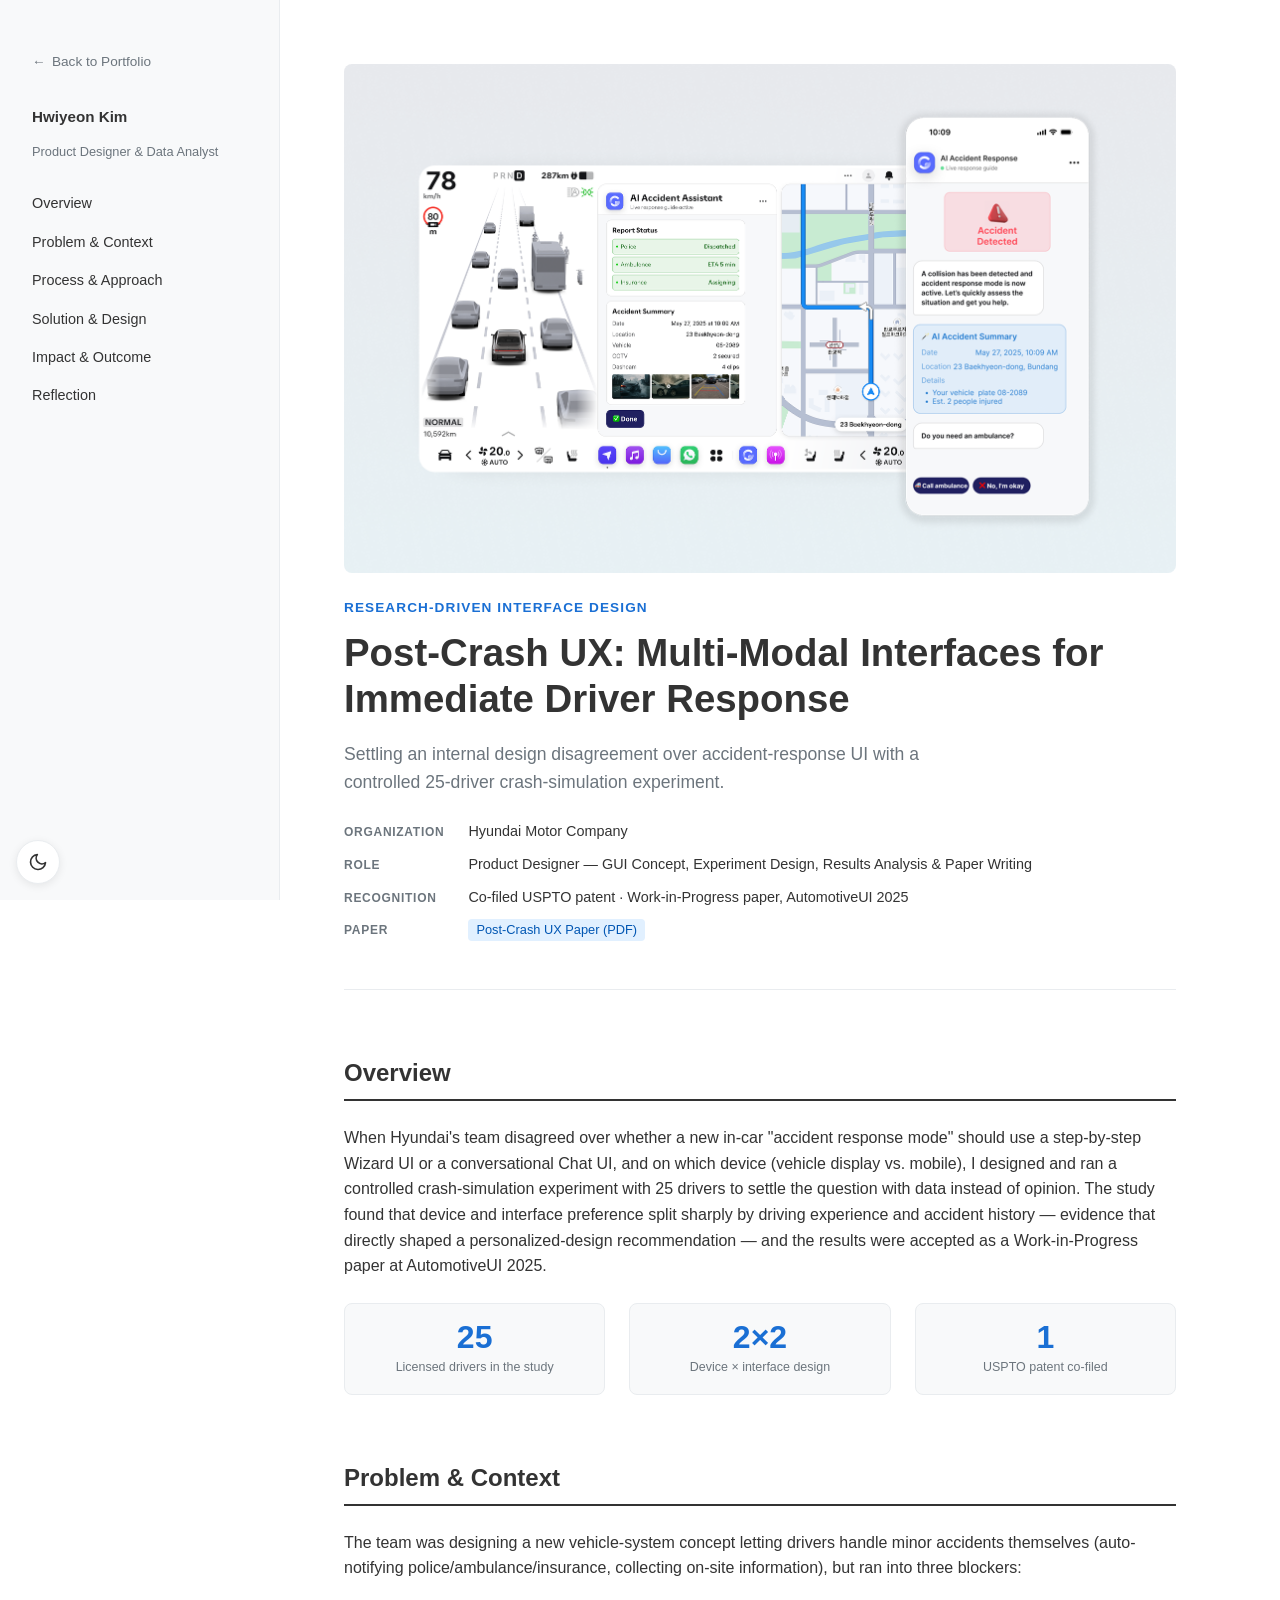
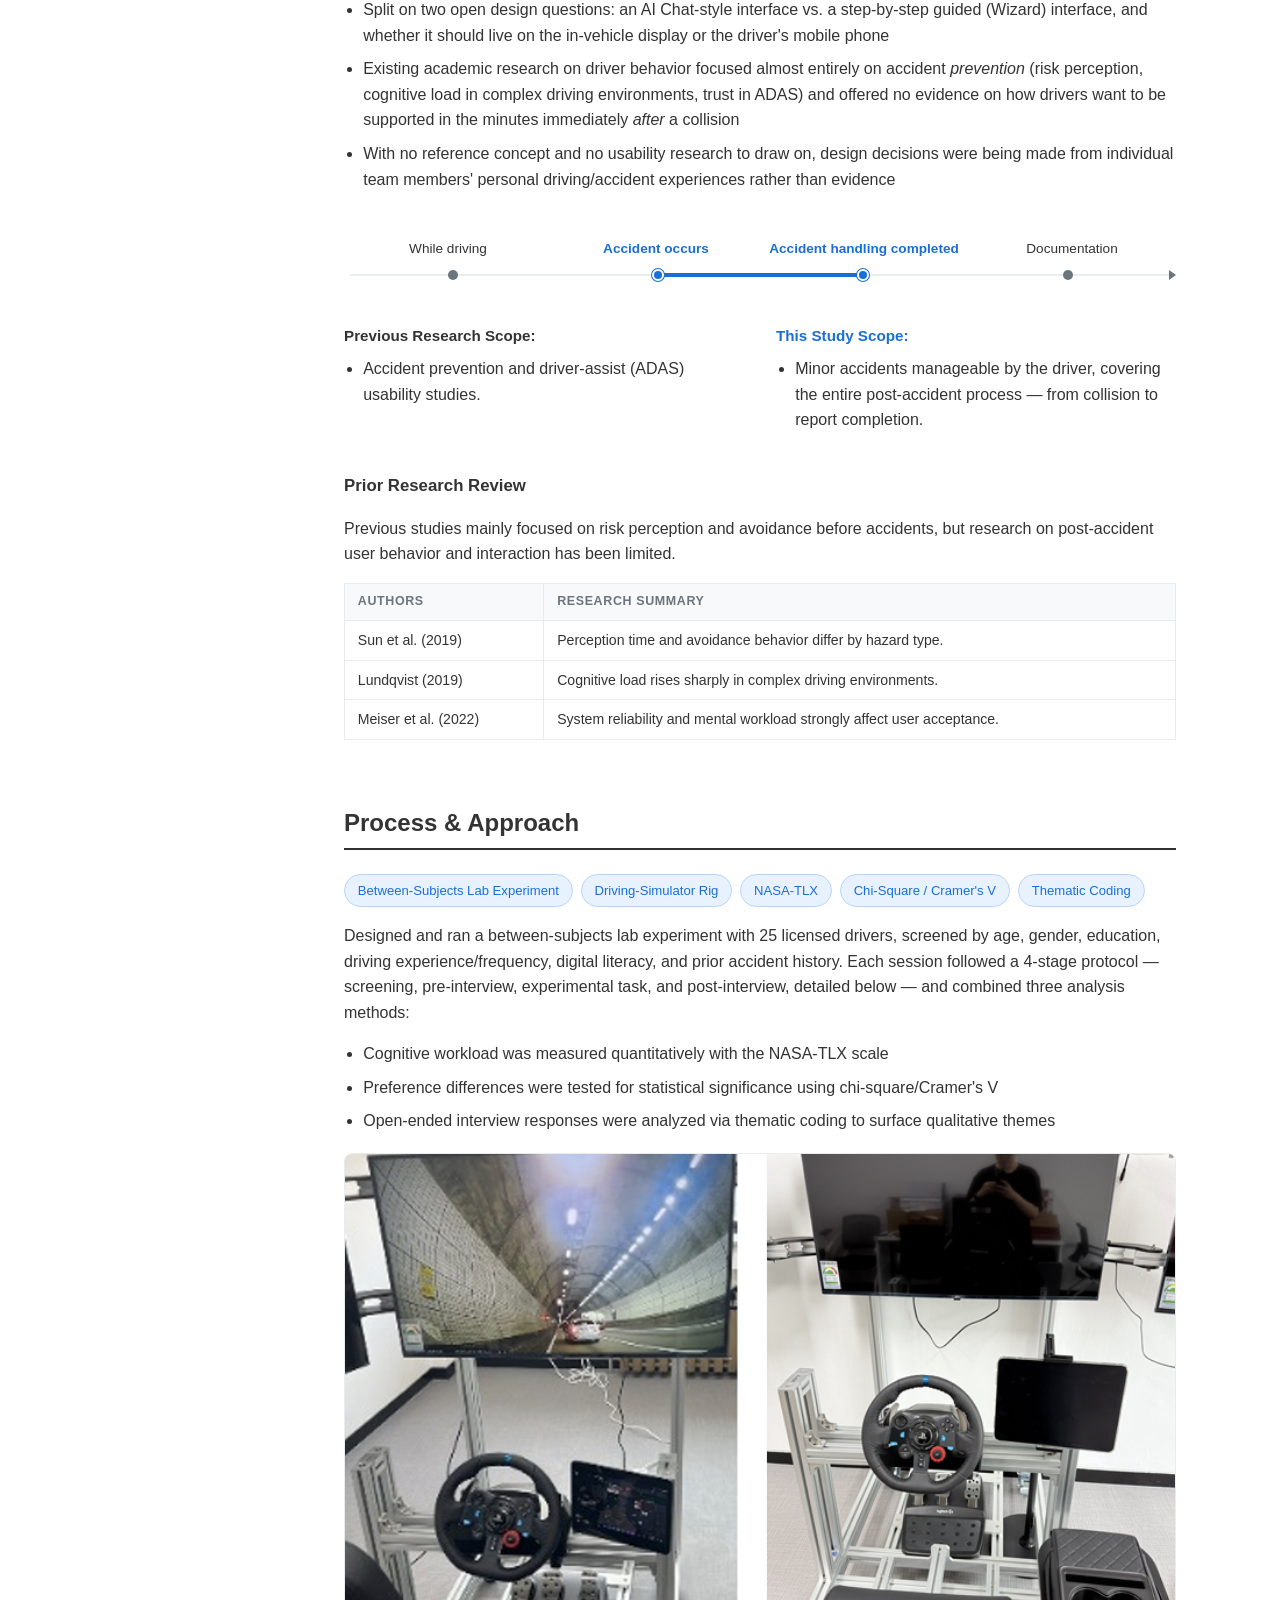
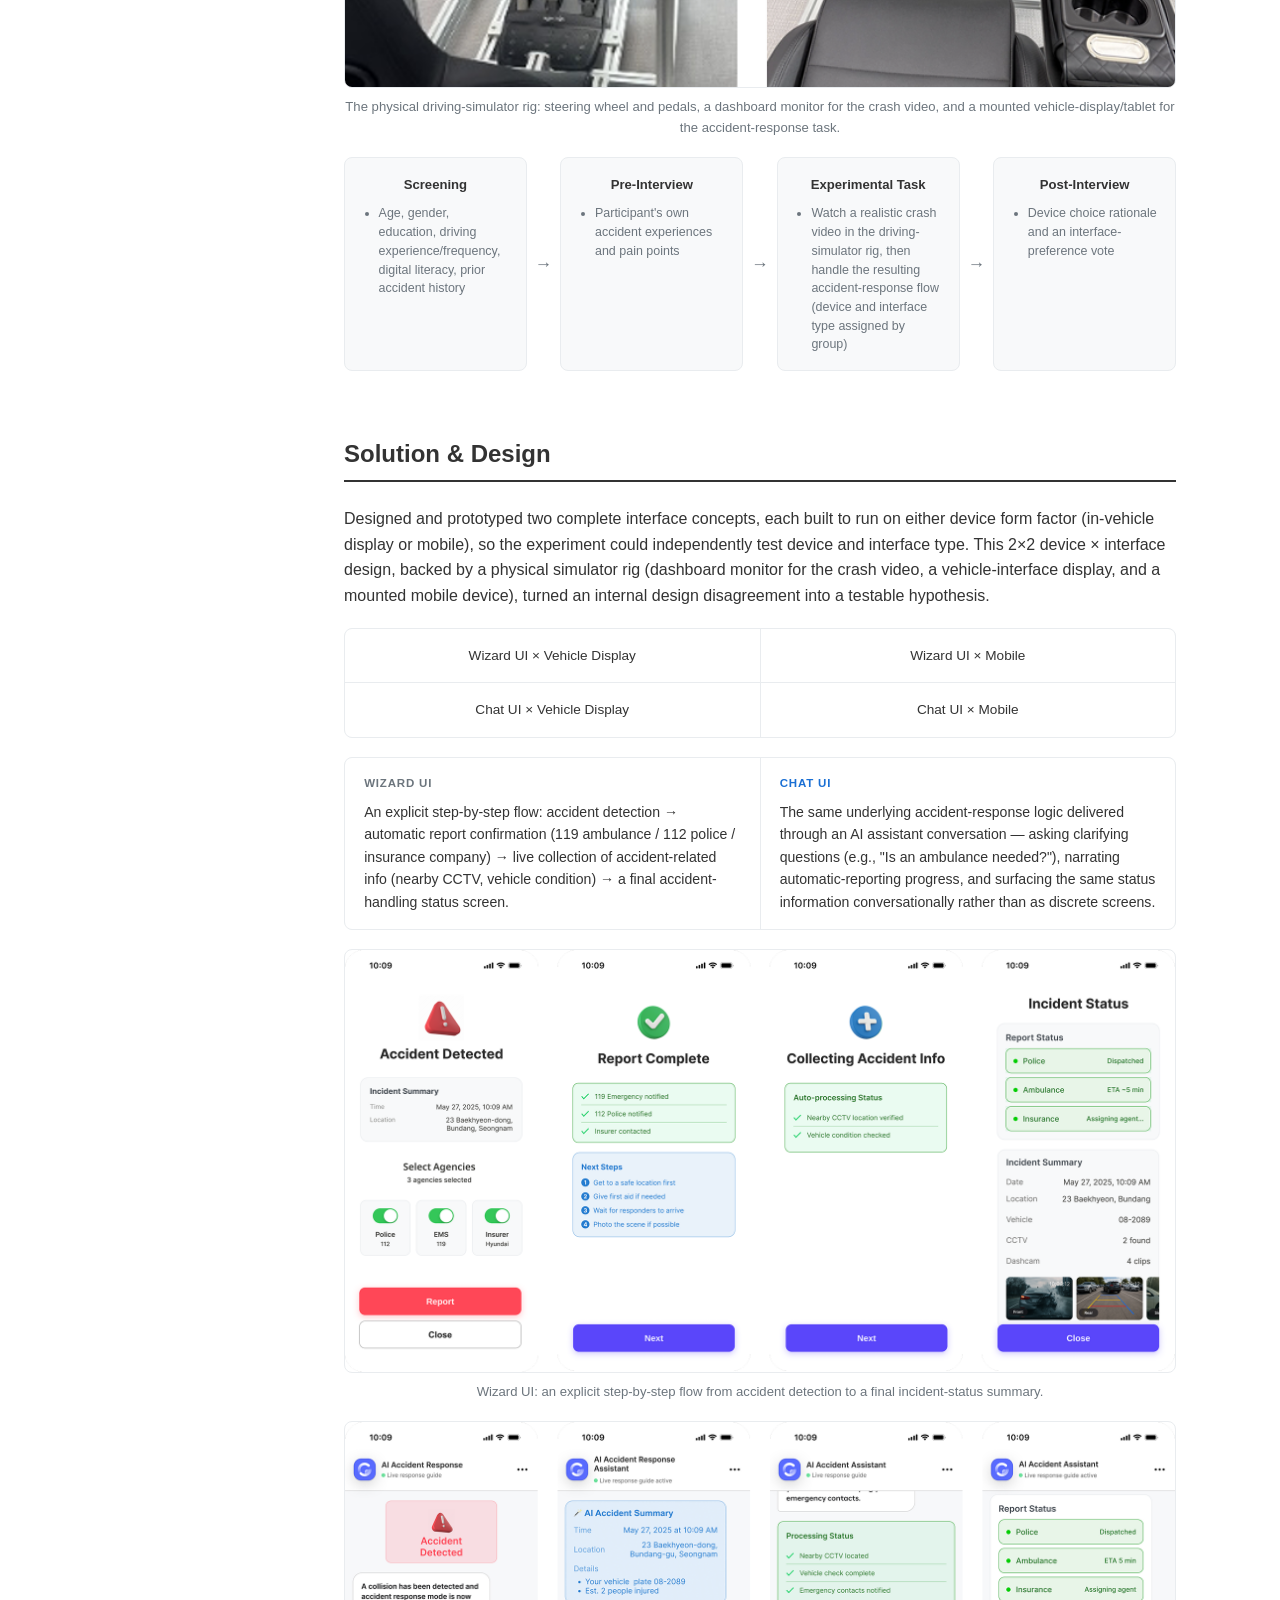
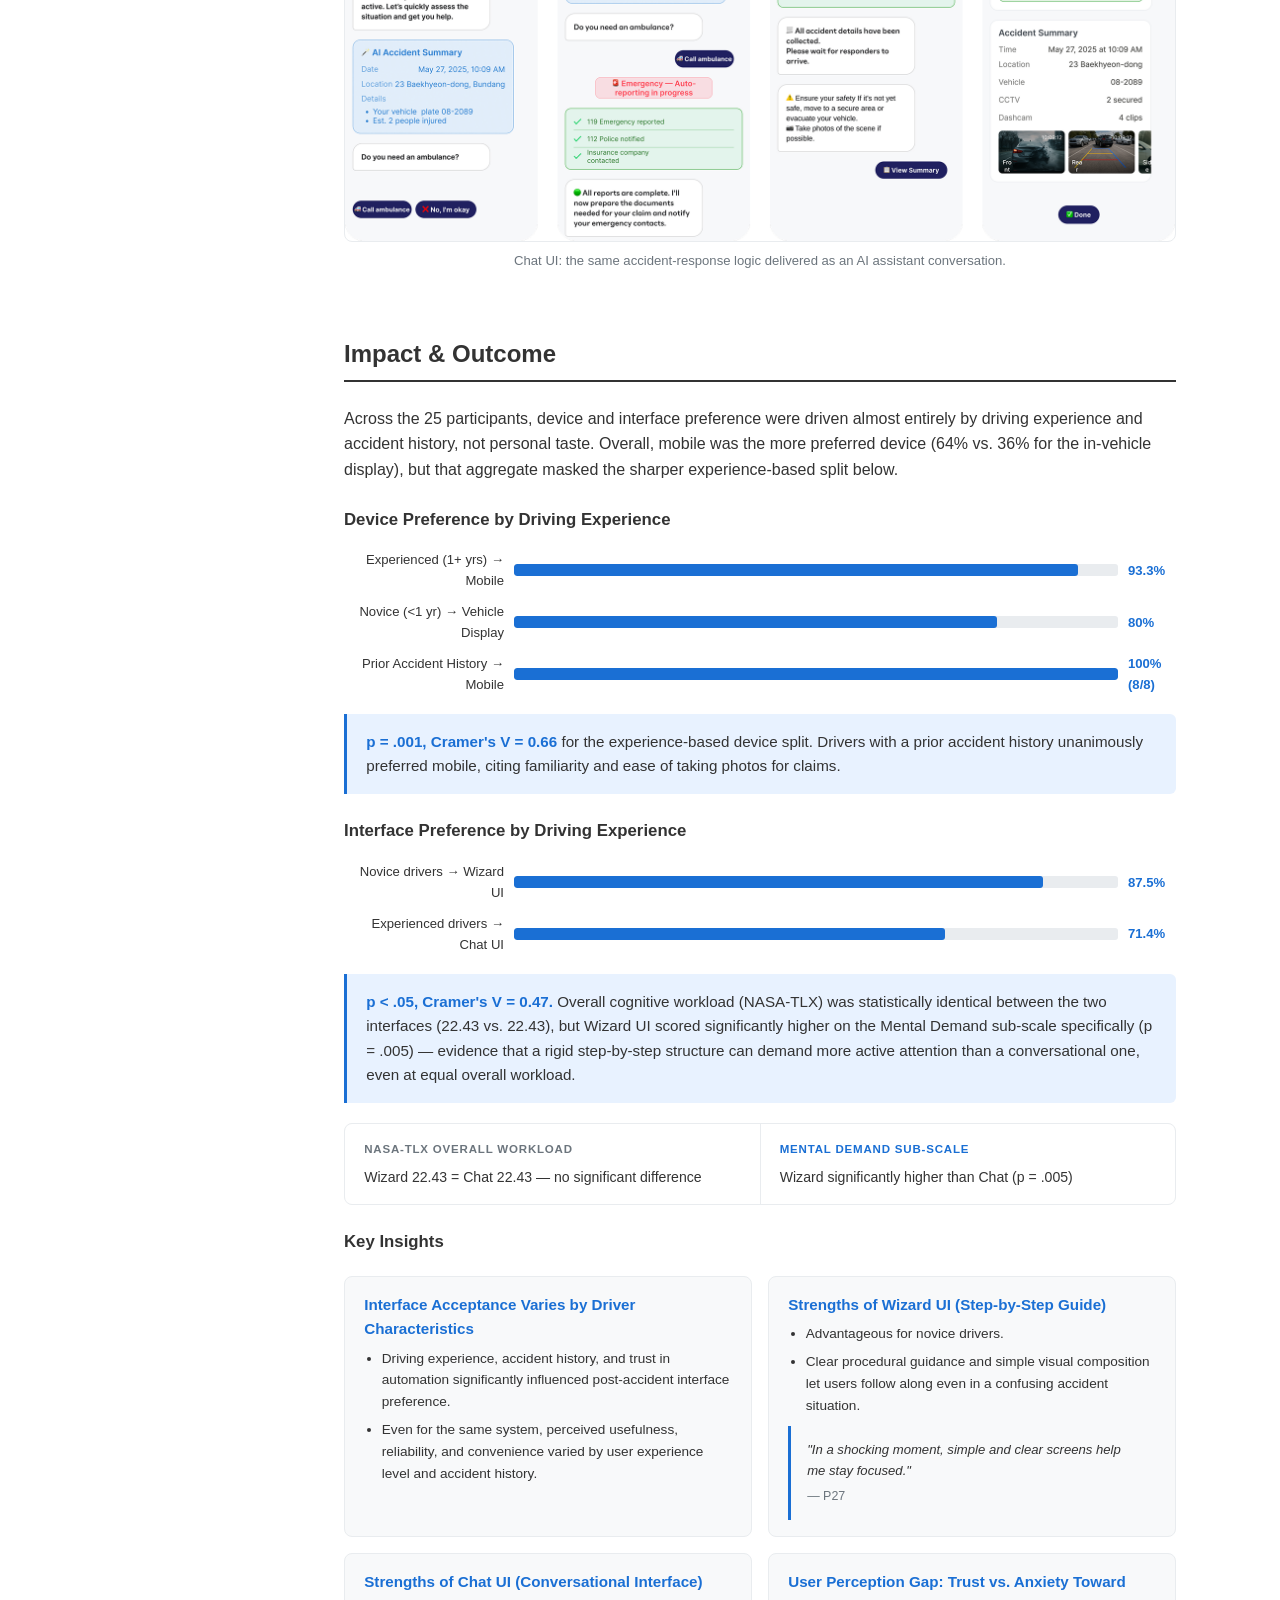
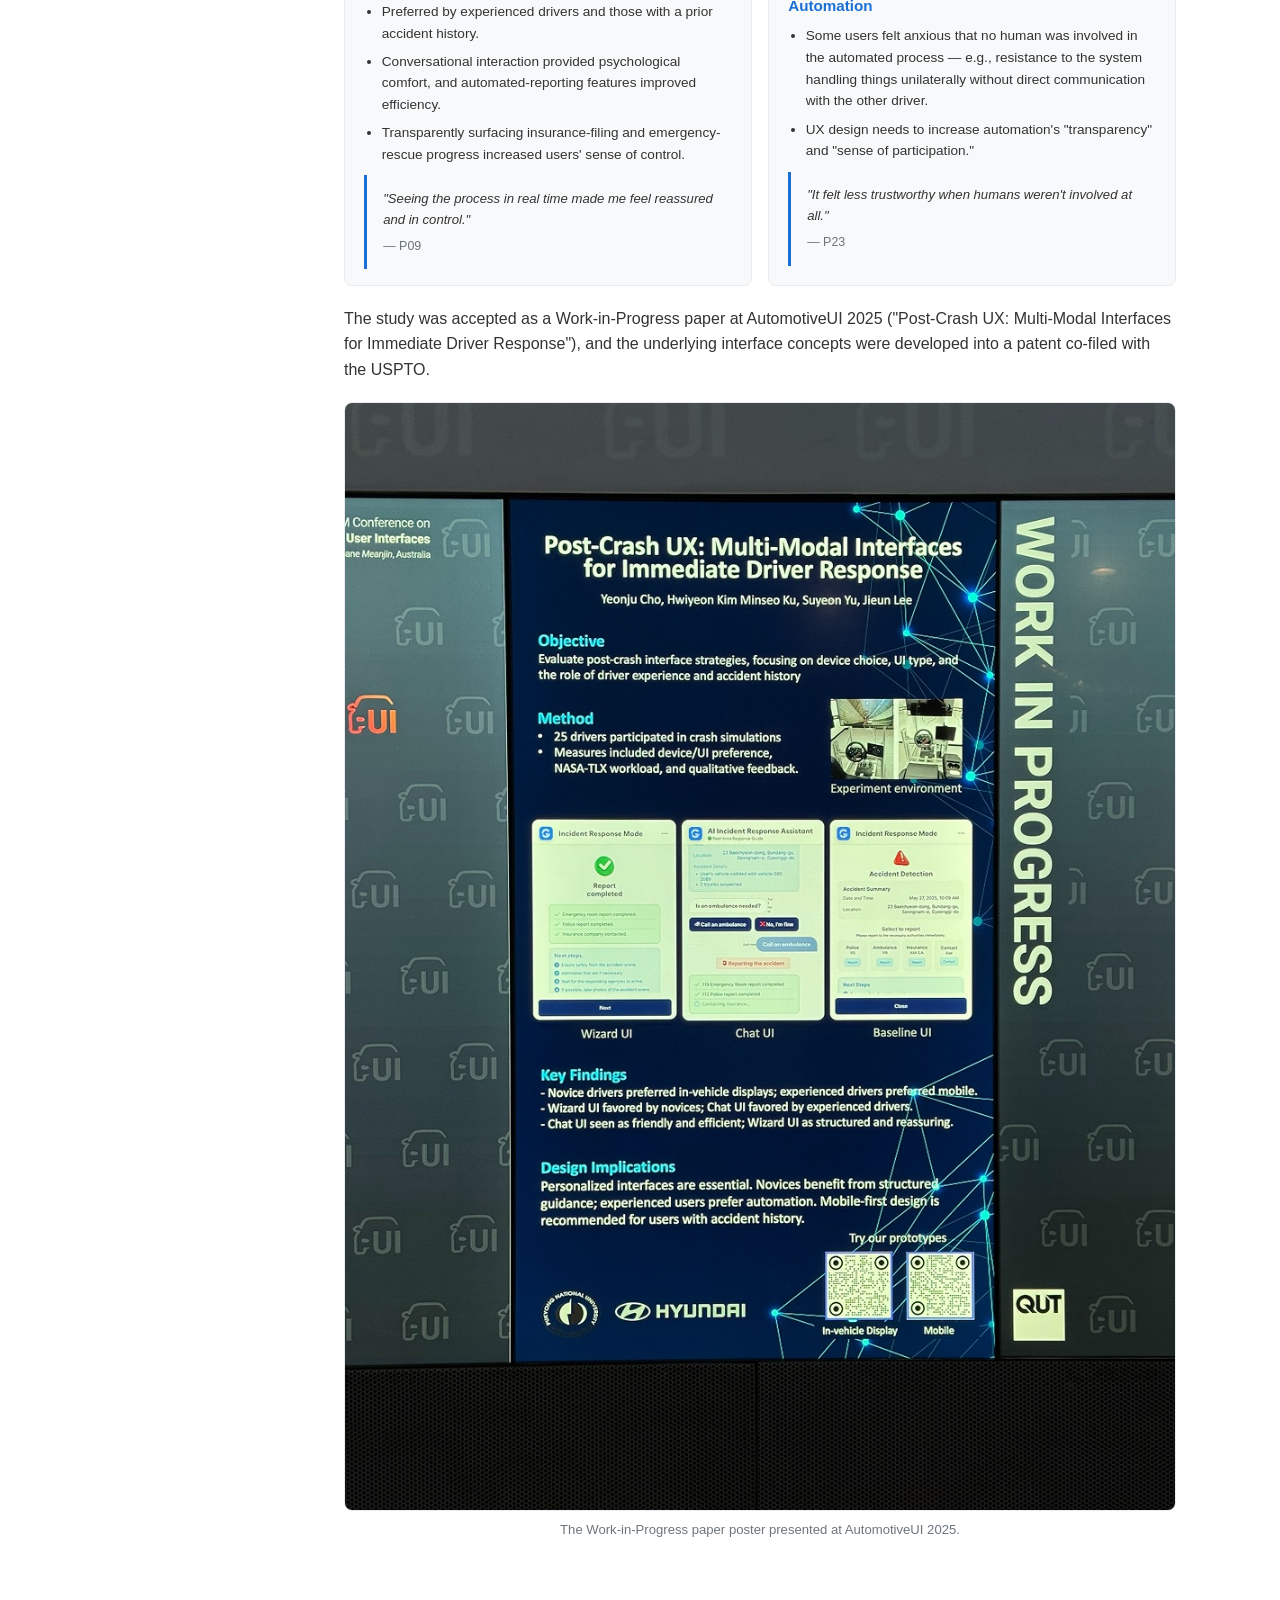
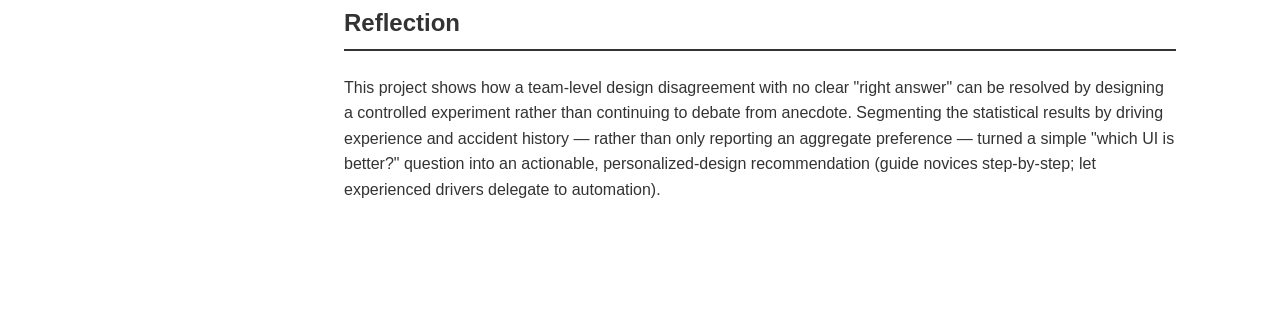
<file: projects/hyundai-post-crash.html>
<!DOCTYPE html>
<html lang="en">
<head>
    <meta charset="UTF-8">
    <meta name="viewport" content="width=device-width, initial-scale=1.0">
    <title>Post-Crash UX: Multi-Modal Interfaces for Immediate Driver Response | Hwiyeon Kim</title>
    <script src="../theme.js"></script>
    <link rel="stylesheet" href="case-study.css">
    <script defer src="https://cloud.umami.is/script.js" data-website-id="4d39ab3d-21ab-4a51-aa59-9d996b50e921"></script>
</head>
<body>

    <aside class="sidebar">
        <a href="../index.html#portfolio" class="back-link">Back to Portfolio</a>
        <p class="sidebar-name">Hwiyeon Kim</p>
        <p>Product Designer &amp; Data Analyst</p>
        <ul class="nav-links">
            <li><a href="#overview">Overview</a></li>
            <li><a href="#problem">Problem &amp; Context</a></li>
            <li><a href="#process">Process &amp; Approach</a></li>
            <li><a href="#solution">Solution &amp; Design</a></li>
            <li><a href="#impact">Impact &amp; Outcome</a></li>
            <li><a href="#reflection">Reflection</a></li>
        </ul>
    </aside>

    <main class="content">
        <header class="project-header">
            <img class="project-thumbnail" src="../portfolio/1.png" alt="Post-crash UX driving-simulator experiment setup">
            <p class="eyebrow">Research-Driven Interface Design</p>
            <h1>Post-Crash UX: Multi-Modal Interfaces for Immediate Driver Response</h1>
            <p class="tagline">Settling an internal design disagreement over accident-response UI with a controlled 25-driver crash-simulation experiment.</p>
            <div class="meta-row">
                <div class="meta-item">
                    <span class="label">Organization</span>
                    <span class="value">Hyundai Motor Company</span>
                </div>
                <div class="meta-item">
                    <span class="label">Role</span>
                    <span class="value">Product Designer — GUI Concept, Experiment Design, Results Analysis &amp; Paper Writing</span>
                </div>
                <div class="meta-item">
                    <span class="label">Recognition</span>
                    <span class="value">Co-filed USPTO patent · Work-in-Progress paper, AutomotiveUI 2025</span>
                </div>
                <div class="meta-item">
                    <span class="label">Paper</span>
                    <span class="value"><a class="badge" href="https://dl.acm.org/doi/pdf/10.1145/3744335.3758486" target="_blank">Post-Crash UX Paper (PDF)</a></span>
                </div>
            </div>
        </header>

        <section id="overview">
            <h2>Overview</h2>
            <p>When Hyundai's team disagreed over whether a new in-car "accident response mode" should use a step-by-step Wizard UI or a conversational Chat UI, and on which device (vehicle display vs. mobile), I designed and ran a controlled crash-simulation experiment with 25 drivers to settle the question with data instead of opinion. The study found that device and interface preference split sharply by driving experience and accident history — evidence that directly shaped a personalized-design recommendation — and the results were accepted as a Work-in-Progress paper at AutomotiveUI 2025.</p>
            <div class="stats-row">
                <div class="stat-card">
                    <div class="stat-number">25</div>
                    <div class="stat-label">Licensed drivers in the study</div>
                </div>
                <div class="stat-card">
                    <div class="stat-number">2×2</div>
                    <div class="stat-label">Device × interface design</div>
                </div>
                <div class="stat-card">
                    <div class="stat-number">1</div>
                    <div class="stat-label">USPTO patent co-filed</div>
                </div>
            </div>
        </section>

        <section id="problem">
            <h2>Problem &amp; Context</h2>
            <p>The team was designing a new vehicle-system concept letting drivers handle minor accidents themselves (auto-notifying police/ambulance/insurance, collecting on-site information), but ran into three blockers:</p>
            <ul class="bullet-list">
                <li>Split on two open design questions: an AI Chat-style interface vs. a step-by-step guided (Wizard) interface, and whether it should live on the in-vehicle display or the driver's mobile phone</li>
                <li>Existing academic research on driver behavior focused almost entirely on accident <em>prevention</em> (risk perception, cognitive load in complex driving environments, trust in ADAS) and offered no evidence on how drivers want to be supported in the minutes immediately <em>after</em> a collision</li>
                <li>With no reference concept and no usability research to draw on, design decisions were being made from individual team members' personal driving/accident experiences rather than evidence</li>
            </ul>
            <div class="scope-timeline-scroll">
                <div class="scope-timeline">
                    <span class="scope-timeline-label">While driving</span>
                    <span class="scope-timeline-label strong">Accident occurs</span>
                    <span class="scope-timeline-label strong">Accident handling completed</span>
                    <span class="scope-timeline-label">Documentation</span>
                    <div class="scope-timeline-track">
                        <span class="scope-timeline-highlight" aria-hidden="true"></span>
                        <span class="scope-timeline-node" style="left:12.5%" aria-hidden="true"></span>
                        <span class="scope-timeline-node strong" style="left:37.5%" aria-hidden="true"></span>
                        <span class="scope-timeline-node strong" style="left:62.5%" aria-hidden="true"></span>
                        <span class="scope-timeline-node" style="left:87.5%" aria-hidden="true"></span>
                    </div>
                </div>
            </div>
            <div class="scope-notes">
                <div class="scope-note">
                    <div class="scope-note-title">Previous Research Scope:</div>
                    <ul class="bullet-list">
                        <li>Accident prevention and driver-assist (ADAS) usability studies.</li>
                    </ul>
                </div>
                <div class="scope-note current">
                    <div class="scope-note-title">This Study Scope:</div>
                    <ul class="bullet-list">
                        <li>Minor accidents manageable by the driver, covering the entire post-accident process — from collision to report completion.</li>
                    </ul>
                </div>
            </div>
            <h3>Prior Research Review</h3>
            <p>Previous studies mainly focused on risk perception and avoidance before accidents, but research on post-accident user behavior and interaction has been limited.</p>
            <table class="data-table">
                <thead>
                    <tr><th>Authors</th><th>Research summary</th></tr>
                </thead>
                <tbody>
                    <tr><td>Sun et al. (2019)</td><td>Perception time and avoidance behavior differ by hazard type.</td></tr>
                    <tr><td>Lundqvist (2019)</td><td>Cognitive load rises sharply in complex driving environments.</td></tr>
                    <tr><td>Meiser et al. (2022)</td><td>System reliability and mental workload strongly affect user acceptance.</td></tr>
                </tbody>
            </table>
        </section>

        <section id="process">
            <h2>Process &amp; Approach</h2>
            <div class="role-pills">
                <span class="role-pill">Between-Subjects Lab Experiment</span>
                <span class="role-pill">Driving-Simulator Rig</span>
                <span class="role-pill">NASA-TLX</span>
                <span class="role-pill">Chi-Square / Cramer's V</span>
                <span class="role-pill">Thematic Coding</span>
            </div>
            <p>Designed and ran a between-subjects lab experiment with 25 licensed drivers, screened by age, gender, education, driving experience/frequency, digital literacy, and prior accident history. Each session followed a 4-stage protocol — screening, pre-interview, experimental task, and post-interview, detailed below — and combined three analysis methods:</p>
            <ul class="bullet-list">
                <li>Cognitive workload was measured quantitatively with the NASA-TLX scale</li>
                <li>Preference differences were tested for statistical significance using chi-square/Cramer's V</li>
                <li>Open-ended interview responses were analyzed via thematic coding to surface qualitative themes</li>
            </ul>
            <figure class="case-figure">
                <img src="images/hyundai-post-crash-8.png" alt="Physical driving-simulator rig with steering wheel, pedals, a dashboard monitor showing a tunnel driving scene, a mounted tablet, and a vehicle-display screen used for the crash-response experimental task">
                <figcaption>The physical driving-simulator rig: steering wheel and pedals, a dashboard monitor for the crash video, and a mounted vehicle-display/tablet for the accident-response task.</figcaption>
            </figure>
            <div class="stage-flow detailed">
                <div class="stage">
                    <div class="stage-title">Screening</div>
                    <ul class="stage-desc">
                        <li>Age, gender, education, driving experience/frequency, digital literacy, prior accident history</li>
                    </ul>
                </div>
                <div class="stage-arrow">&rarr;</div>
                <div class="stage">
                    <div class="stage-title">Pre-Interview</div>
                    <ul class="stage-desc">
                        <li>Participant's own accident experiences and pain points</li>
                    </ul>
                </div>
                <div class="stage-arrow">&rarr;</div>
                <div class="stage">
                    <div class="stage-title">Experimental Task</div>
                    <ul class="stage-desc">
                        <li>Watch a realistic crash video in the driving-simulator rig, then handle the resulting accident-response flow (device and interface type assigned by group)</li>
                    </ul>
                </div>
                <div class="stage-arrow">&rarr;</div>
                <div class="stage">
                    <div class="stage-title">Post-Interview</div>
                    <ul class="stage-desc">
                        <li>Device choice rationale and an interface-preference vote</li>
                    </ul>
                </div>
            </div>
        </section>

        <section id="solution">
            <h2>Solution &amp; Design</h2>
            <p>Designed and prototyped two complete interface concepts, each built to run on either device form factor (in-vehicle display or mobile), so the experiment could independently test device and interface type. This 2×2 device × interface design, backed by a physical simulator rig (dashboard monitor for the crash video, a vehicle-interface display, and a mounted mobile device), turned an internal design disagreement into a testable hypothesis.</p>
            <div class="matrix-grid">
                <div class="matrix-cell">Wizard UI &times; Vehicle Display</div>
                <div class="matrix-cell">Wizard UI &times; Mobile</div>
                <div class="matrix-cell">Chat UI &times; Vehicle Display</div>
                <div class="matrix-cell">Chat UI &times; Mobile</div>
            </div>
            <div class="comparison-grid">
                <div class="comparison-cell">
                    <div class="comp-label">Wizard UI</div>
                    <p>An explicit step-by-step flow: accident detection &rarr; automatic report confirmation (119 ambulance / 112 police / insurance company) &rarr; live collection of accident-related info (nearby CCTV, vehicle condition) &rarr; a final accident-handling status screen.</p>
                </div>
                <div class="comparison-cell to-be">
                    <div class="comp-label">Chat UI</div>
                    <p>The same underlying accident-response logic delivered through an AI assistant conversation — asking clarifying questions (e.g., "Is an ambulance needed?"), narrating automatic-reporting progress, and surfacing the same status information conversationally rather than as discrete screens.</p>
                </div>
            </div>
            <figure class="case-figure">
                <img src="images/hyundai-post-crash-9.png" alt="Wizard UI four-screen flow: Accident Detected with selectable emergency agencies, Report Complete with next-step checklist, Collecting Accident Info with auto-processing status, and a final Incident Status summary screen">
                <figcaption>Wizard UI: an explicit step-by-step flow from accident detection to a final incident-status summary.</figcaption>
            </figure>
            <figure class="case-figure">
                <img src="images/hyundai-post-crash-10.png" alt="Chat UI four-screen flow: an AI Accident Response conversation showing Accident Detected, an AI accident summary with a clarifying ambulance question, live processing status, and a final Report Status/Incident Summary screen">
                <figcaption>Chat UI: the same accident-response logic delivered as an AI assistant conversation.</figcaption>
            </figure>
        </section>

        <section id="impact">
            <h2>Impact &amp; Outcome</h2>
            <p>Across the 25 participants, device and interface preference were driven almost entirely by driving experience and accident history, not personal taste. Overall, mobile was the more preferred device (64% vs. 36% for the in-vehicle display), but that aggregate masked the sharper experience-based split below.</p>
            <h3>Device Preference by Driving Experience</h3>
            <div class="bar-chart">
                <div class="bar-row">
                    <span class="bar-label">Experienced (1+ yrs) &rarr; Mobile</span>
                    <div class="bar-track"><div class="bar-fill" style="width:93.3%;"></div></div>
                    <span class="bar-value">93.3%</span>
                </div>
                <div class="bar-row">
                    <span class="bar-label">Novice (&lt;1 yr) &rarr; Vehicle Display</span>
                    <div class="bar-track"><div class="bar-fill" style="width:80%;"></div></div>
                    <span class="bar-value">80%</span>
                </div>
                <div class="bar-row">
                    <span class="bar-label">Prior Accident History &rarr; Mobile</span>
                    <div class="bar-track"><div class="bar-fill" style="width:100%;"></div></div>
                    <span class="bar-value">100% (8/8)</span>
                </div>
            </div>
            <p class="highlight-box"><strong>p = .001, Cramer's V = 0.66</strong> for the experience-based device split. Drivers with a prior accident history unanimously preferred mobile, citing familiarity and ease of taking photos for claims.</p>
            <h3>Interface Preference by Driving Experience</h3>
            <div class="bar-chart">
                <div class="bar-row">
                    <span class="bar-label">Novice drivers &rarr; Wizard UI</span>
                    <div class="bar-track"><div class="bar-fill" style="width:87.5%;"></div></div>
                    <span class="bar-value">87.5%</span>
                </div>
                <div class="bar-row">
                    <span class="bar-label">Experienced drivers &rarr; Chat UI</span>
                    <div class="bar-track"><div class="bar-fill" style="width:71.4%;"></div></div>
                    <span class="bar-value">71.4%</span>
                </div>
            </div>
            <p class="highlight-box"><strong>p &lt; .05, Cramer's V = 0.47.</strong> Overall cognitive workload (NASA-TLX) was statistically identical between the two interfaces (22.43 vs. 22.43), but Wizard UI scored significantly higher on the Mental Demand sub-scale specifically (p = .005) — evidence that a rigid step-by-step structure can demand more active attention than a conversational one, even at equal overall workload.</p>
            <div class="comparison-grid">
                <div class="comparison-cell">
                    <div class="comp-label">NASA-TLX Overall Workload</div>
                    <p>Wizard 22.43 = Chat 22.43 — no significant difference</p>
                </div>
                <div class="comparison-cell to-be">
                    <div class="comp-label">Mental Demand Sub-Scale</div>
                    <p>Wizard significantly higher than Chat (p = .005)</p>
                </div>
            </div>
            <h3>Key Insights</h3>
            <div class="card-grid">
                <div class="info-card">
                    <div class="info-card-title">Interface Acceptance Varies by Driver Characteristics</div>
                    <ul>
                        <li>Driving experience, accident history, and trust in automation significantly influenced post-accident interface preference.</li>
                        <li>Even for the same system, perceived usefulness, reliability, and convenience varied by user experience level and accident history.</li>
                    </ul>
                </div>
                <div class="info-card">
                    <div class="info-card-title">Strengths of Wizard UI (Step-by-Step Guide)</div>
                    <ul>
                        <li>Advantageous for novice drivers.</li>
                        <li>Clear procedural guidance and simple visual composition let users follow along even in a confusing accident situation.</li>
                    </ul>
                    <p class="quote-item">"In a shocking moment, simple and clear screens help me stay focused."<cite>— P27</cite></p>
                </div>
                <div class="info-card">
                    <div class="info-card-title">Strengths of Chat UI (Conversational Interface)</div>
                    <ul>
                        <li>Preferred by experienced drivers and those with a prior accident history.</li>
                        <li>Conversational interaction provided psychological comfort, and automated-reporting features improved efficiency.</li>
                        <li>Transparently surfacing insurance-filing and emergency-rescue progress increased users' sense of control.</li>
                    </ul>
                    <p class="quote-item">"Seeing the process in real time made me feel reassured and in control."<cite>— P09</cite></p>
                </div>
                <div class="info-card">
                    <div class="info-card-title">User Perception Gap: Trust vs. Anxiety Toward Automation</div>
                    <ul>
                        <li>Some users felt anxious that no human was involved in the automated process — e.g., resistance to the system handling things unilaterally without direct communication with the other driver.</li>
                        <li>UX design needs to increase automation's "transparency" and "sense of participation."</li>
                    </ul>
                    <p class="quote-item">"It felt less trustworthy when humans weren't involved at all."<cite>— P23</cite></p>
                </div>
            </div>
            <p>The study was accepted as a Work-in-Progress paper at AutomotiveUI 2025 ("Post-Crash UX: Multi-Modal Interfaces for Immediate Driver Response"), and the underlying interface concepts were developed into a patent co-filed with the USPTO.</p>
            <figure class="case-figure">
                <img src="images/hyundai-post-crash-11.jpg" alt="AutomotiveUI 2025 conference poster titled Post-Crash UX: Multi-Modal Interfaces for Immediate Driver Response, showing the experiment environment, the three interface conditions, key findings, and design implications">
                <figcaption>The Work-in-Progress paper poster presented at AutomotiveUI 2025.</figcaption>
            </figure>
        </section>

        <section id="reflection">
            <h2>Reflection</h2>
            <p>This project shows how a team-level design disagreement with no clear "right answer" can be resolved by designing a controlled experiment rather than continuing to debate from anecdote. Segmenting the statistical results by driving experience and accident history — rather than only reporting an aggregate preference — turned a simple "which UI is better?" question into an actionable, personalized-design recommendation (guide novices step-by-step; let experienced drivers delegate to automation).</p>
        </section>
    </main>

</body>
</html>
</file>
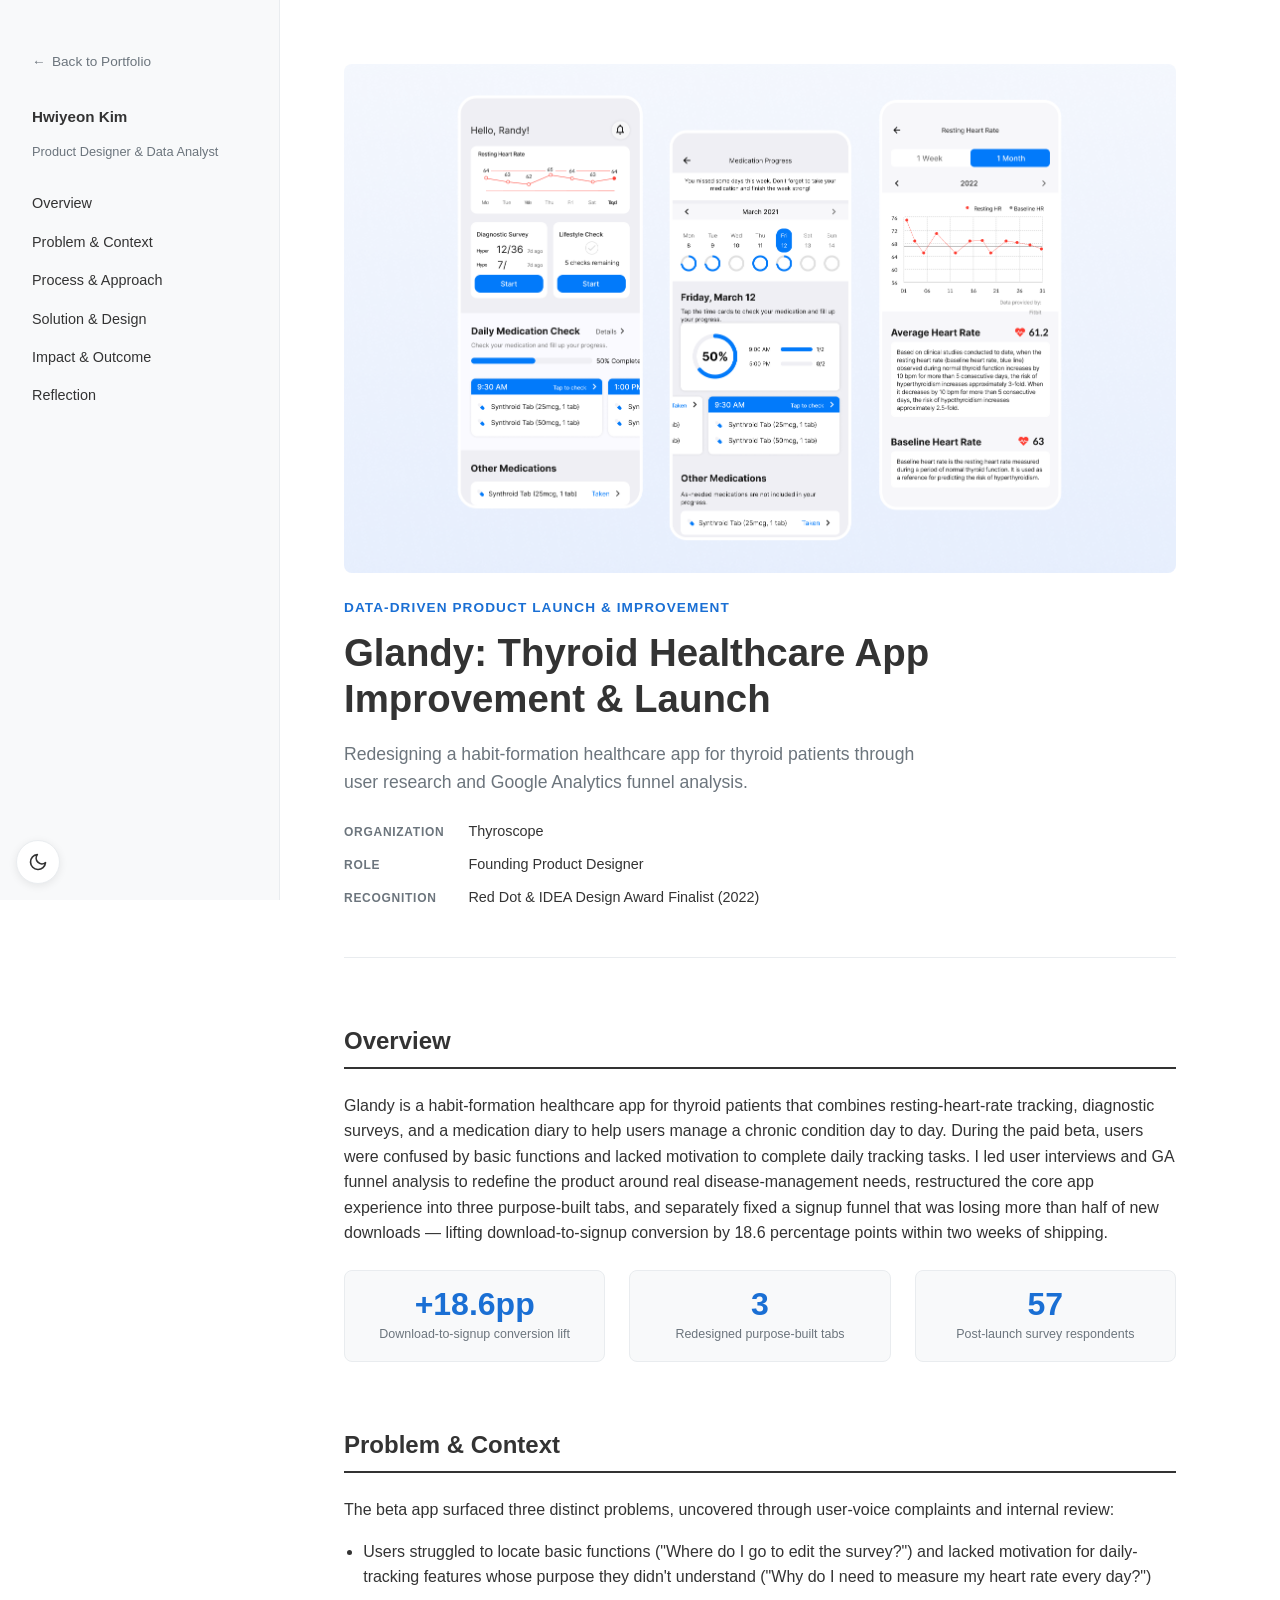
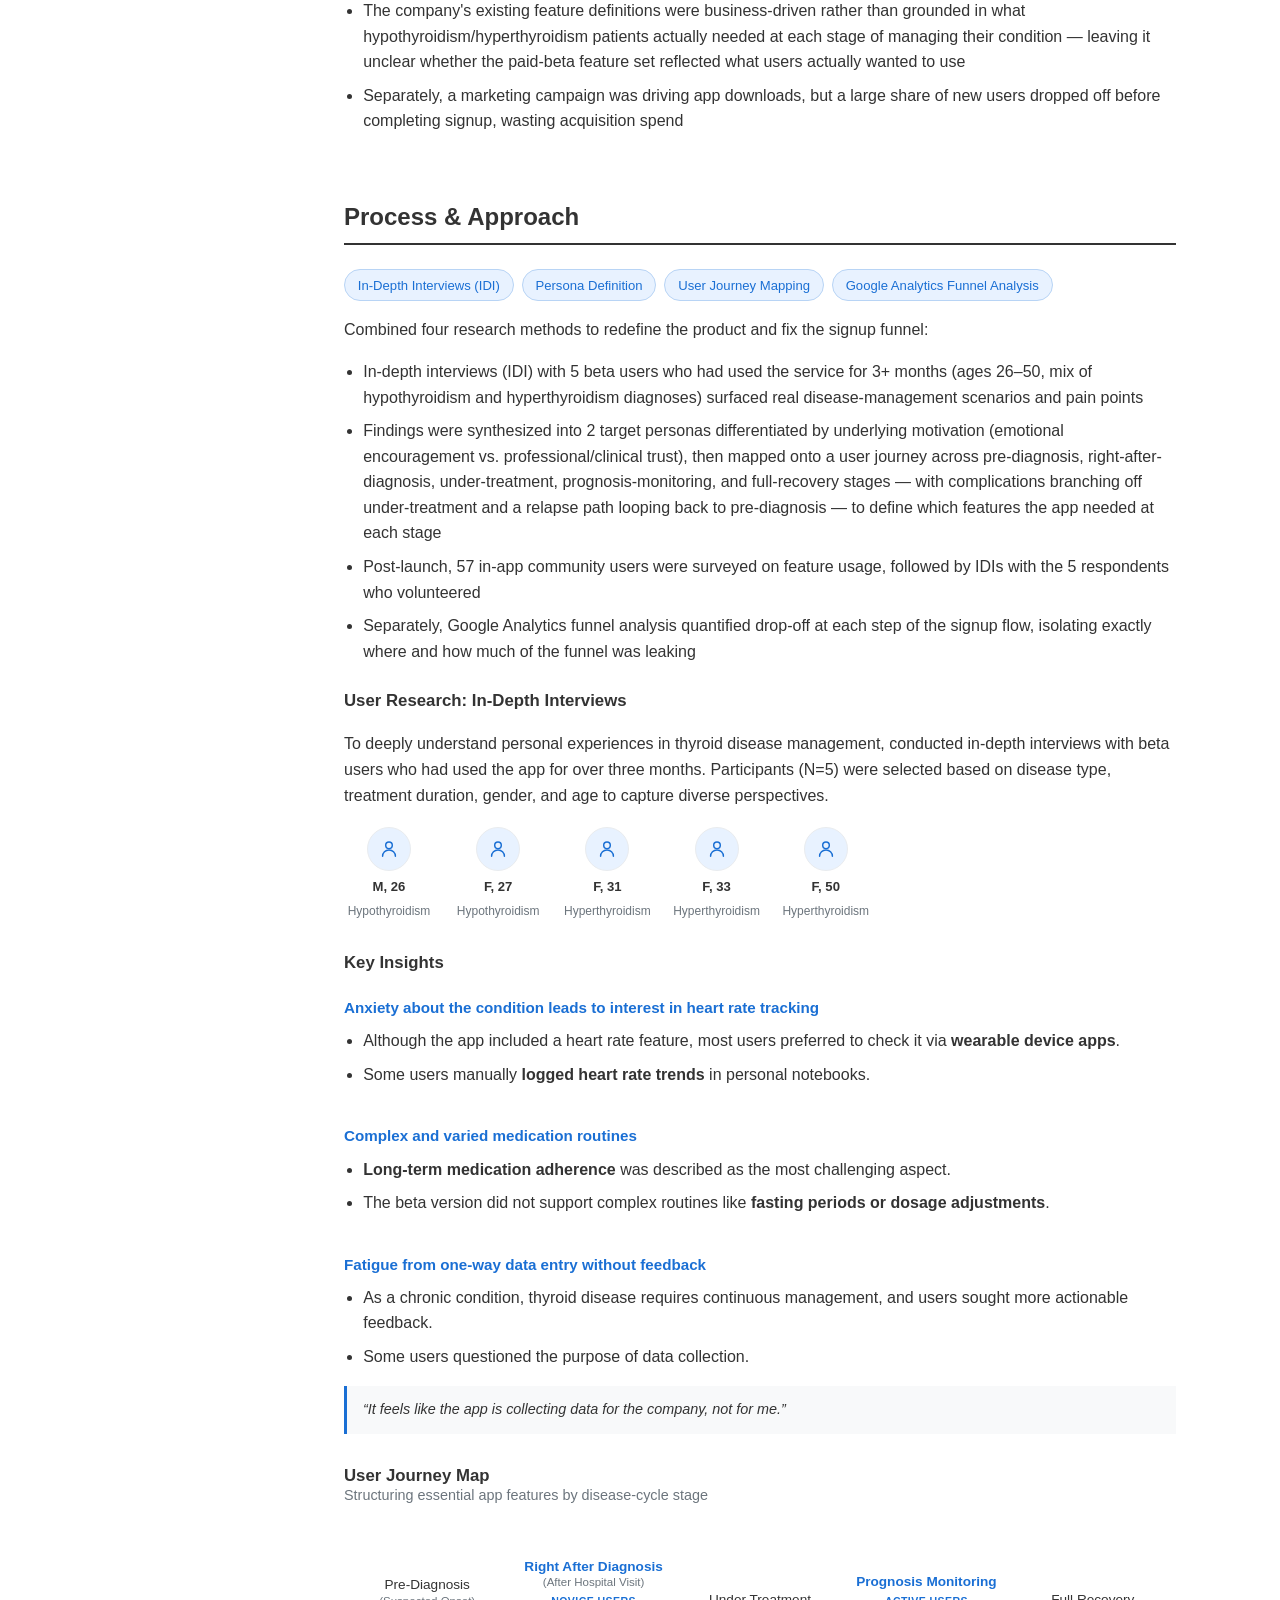
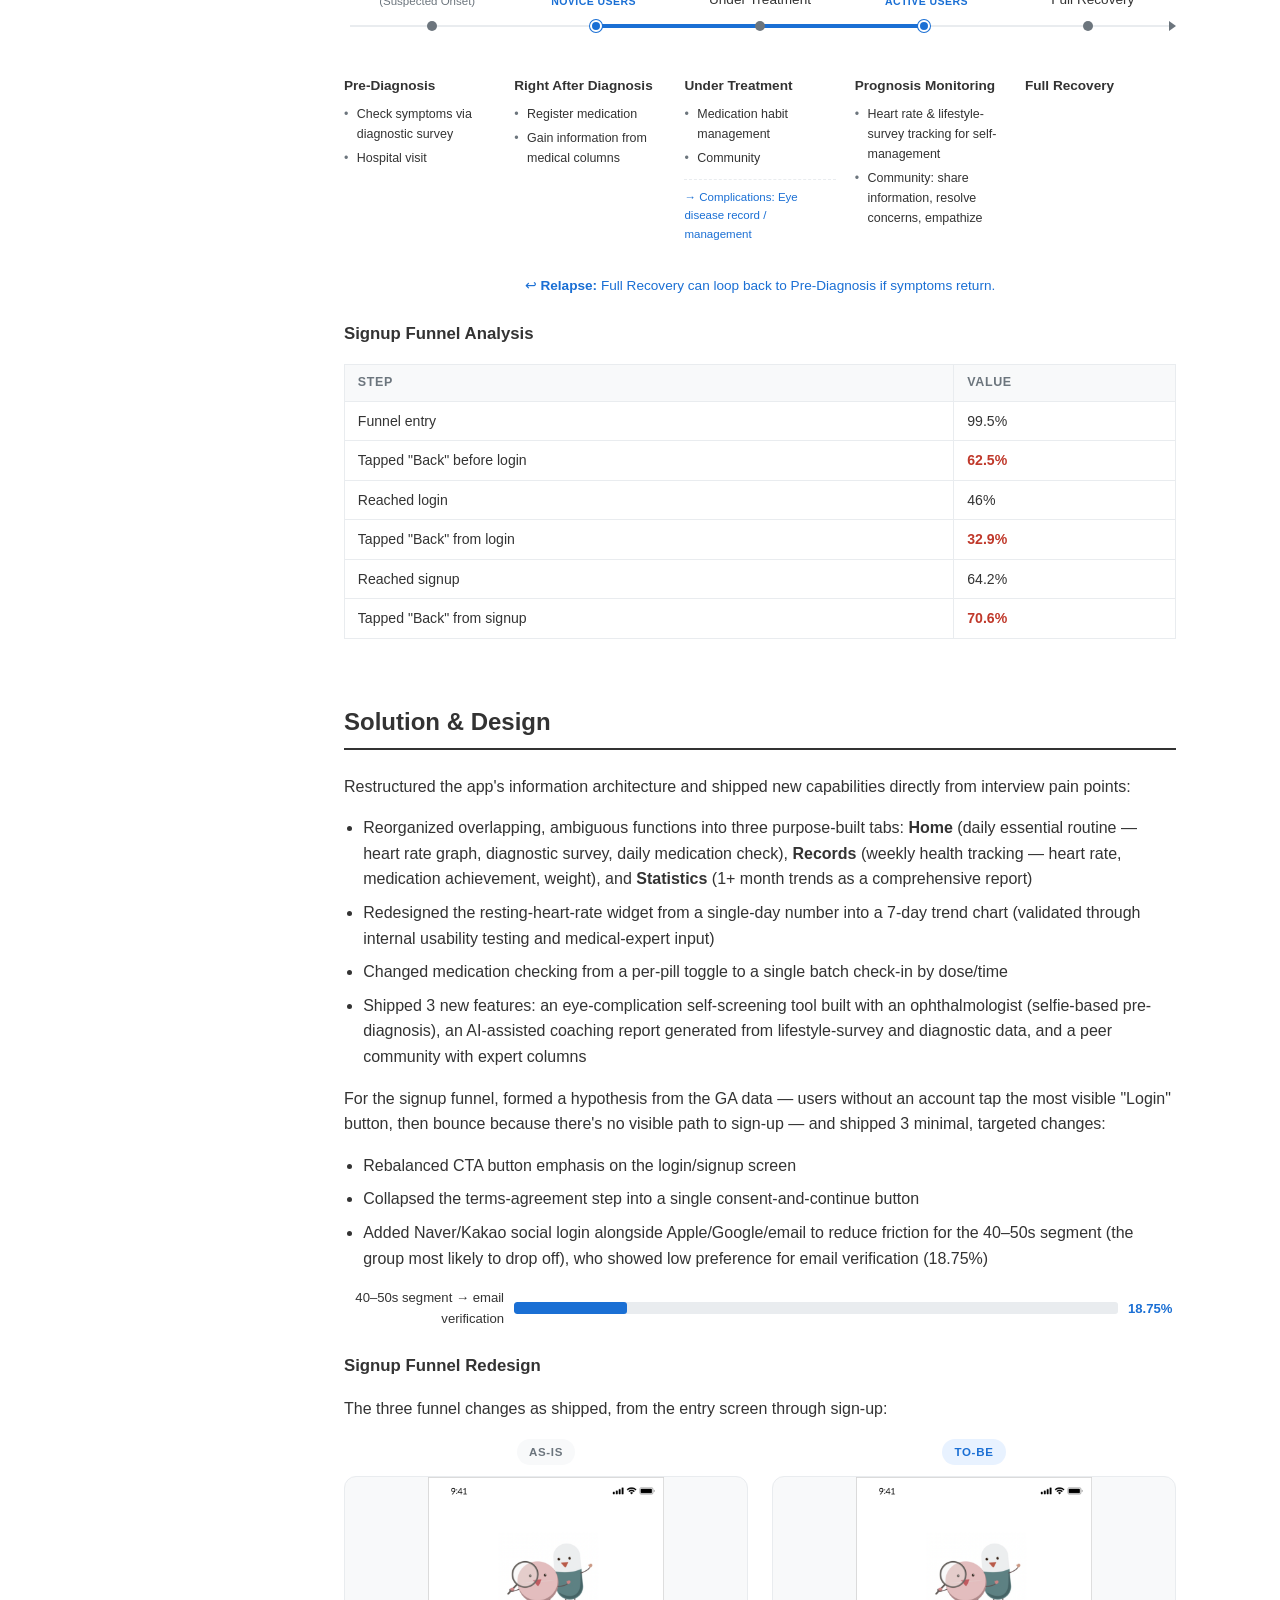
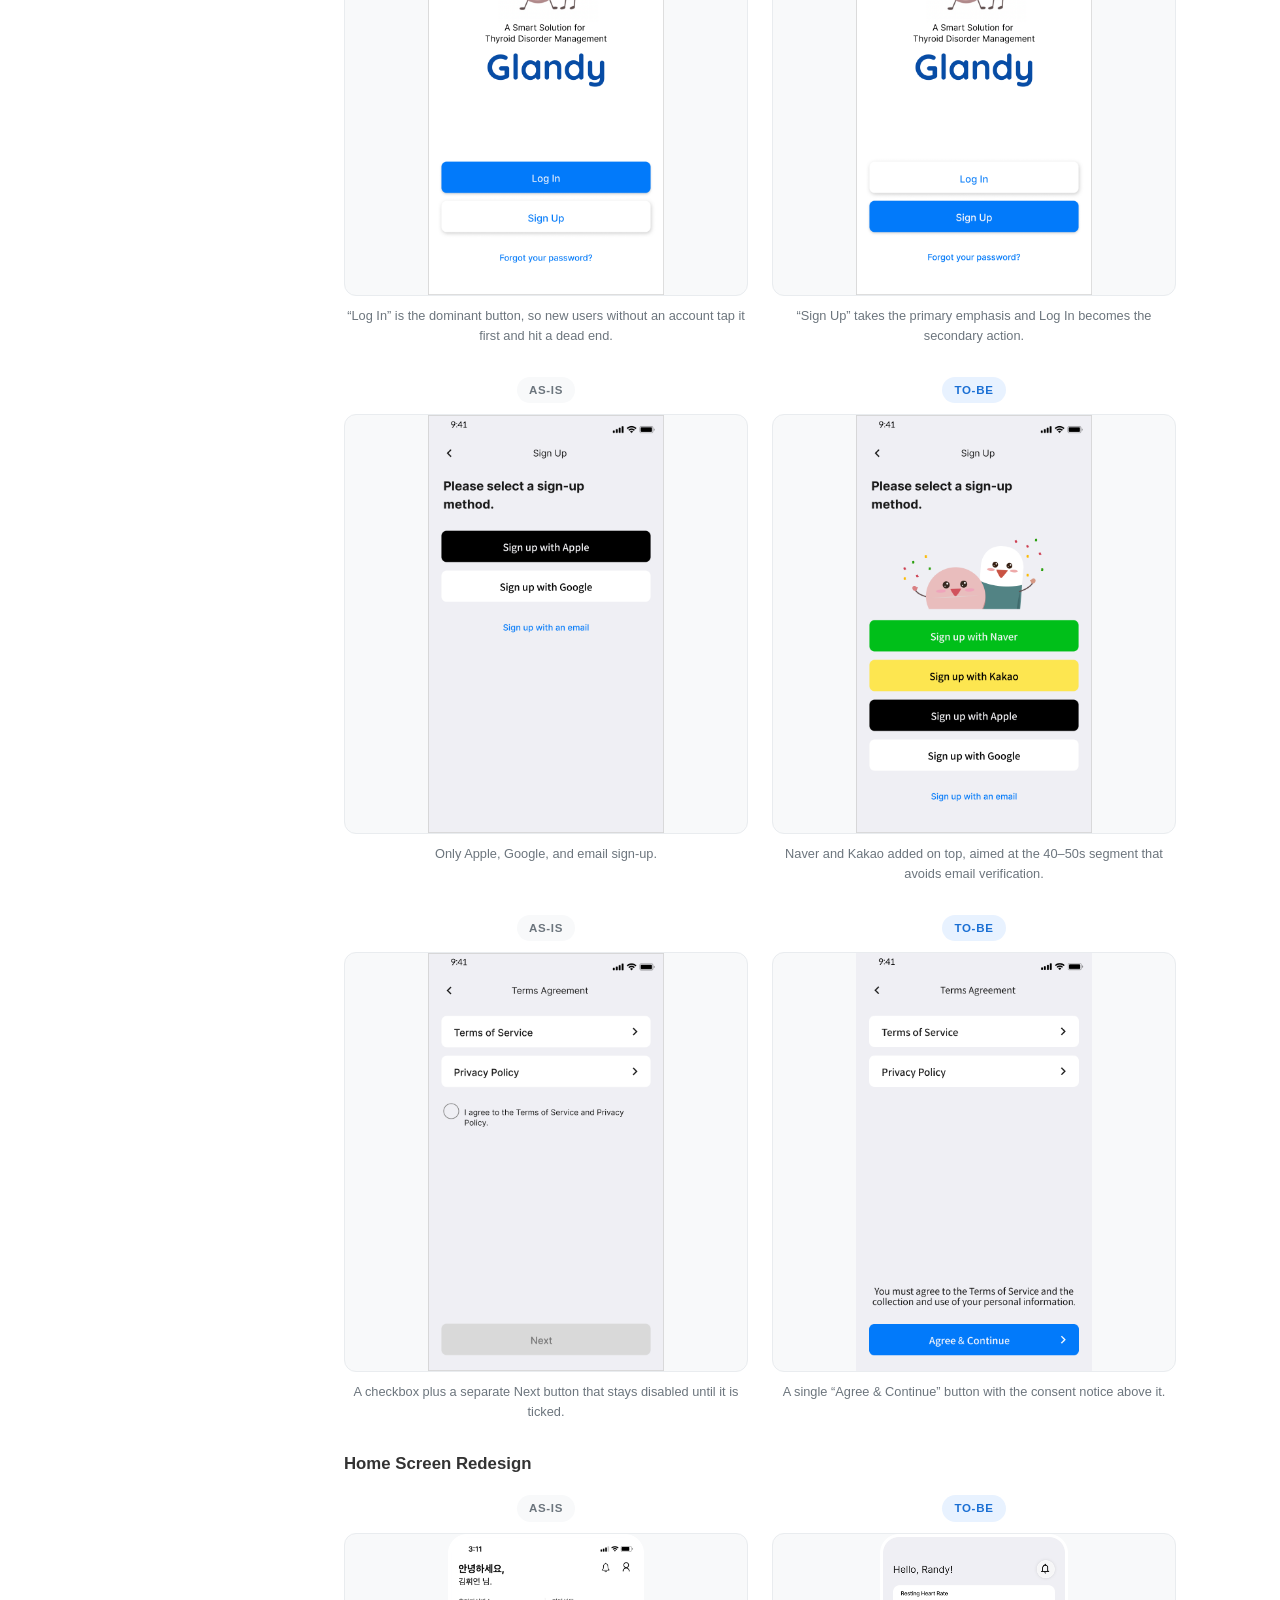
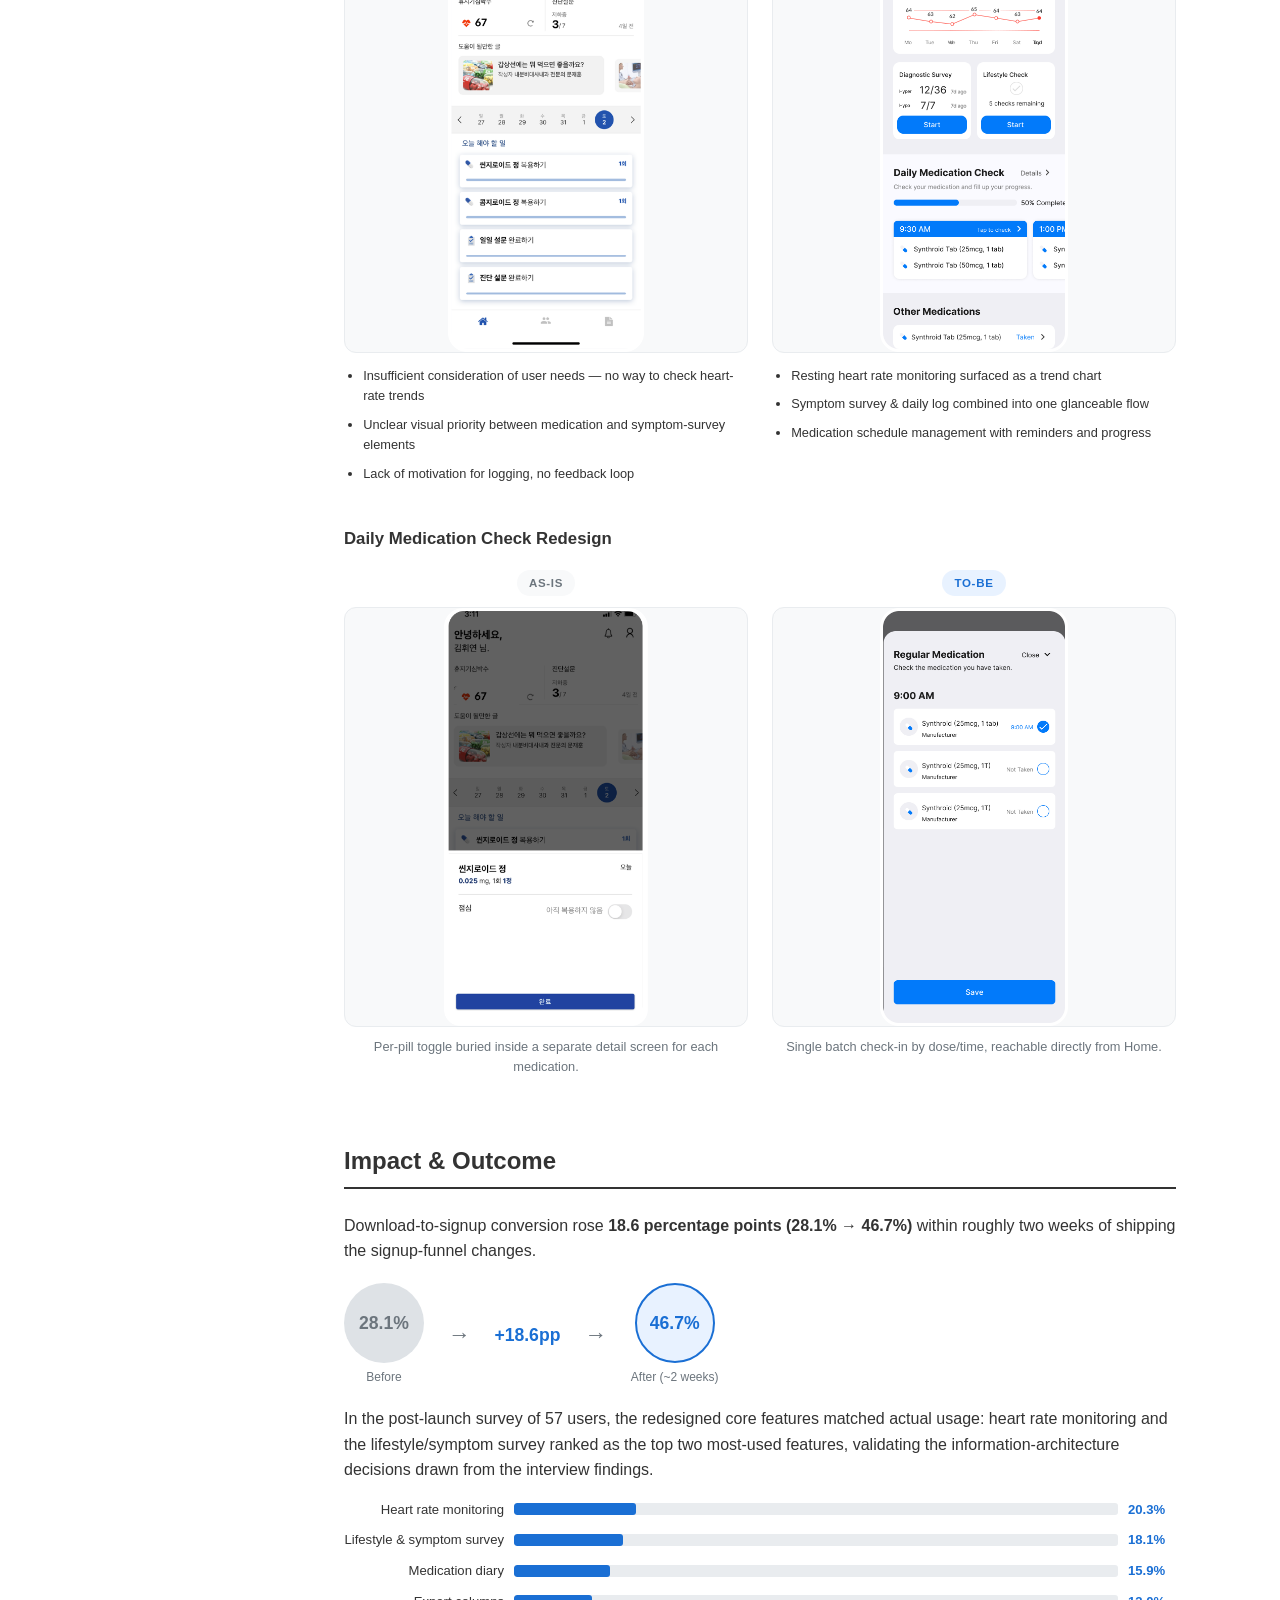
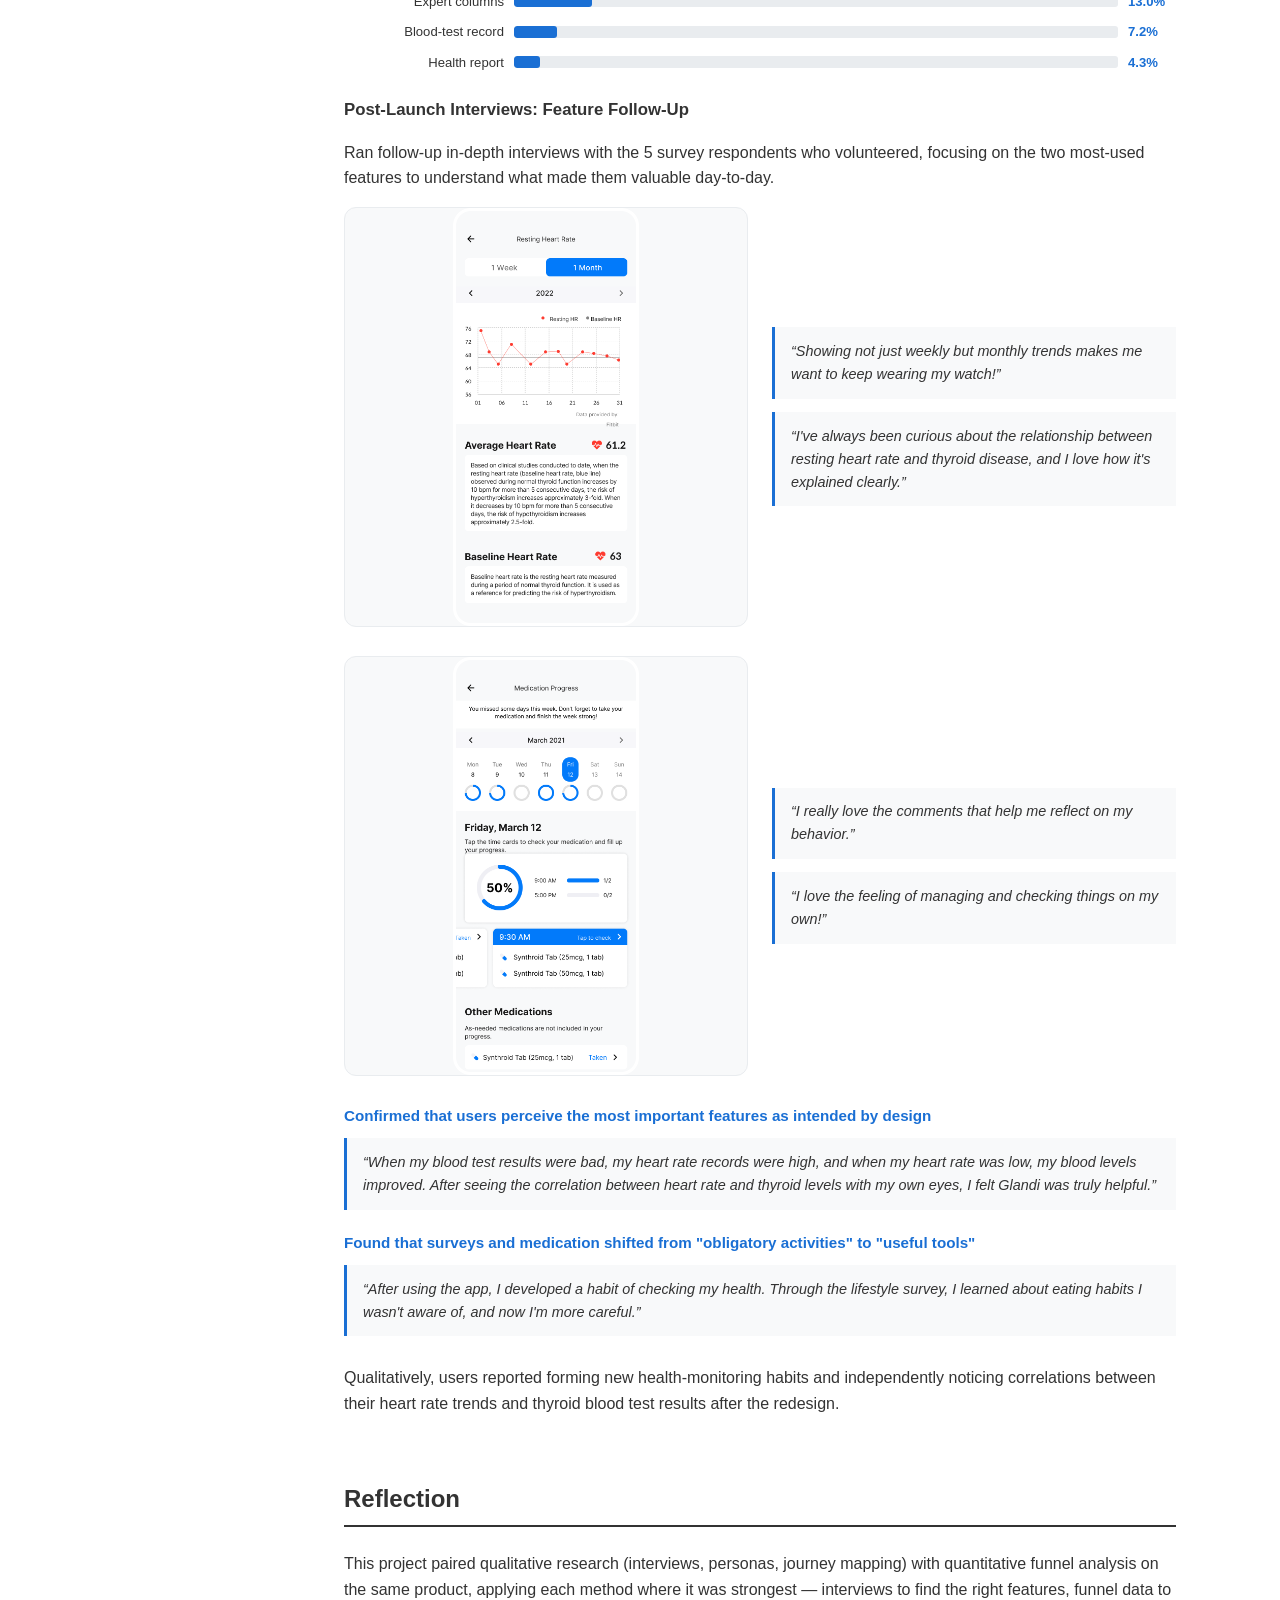
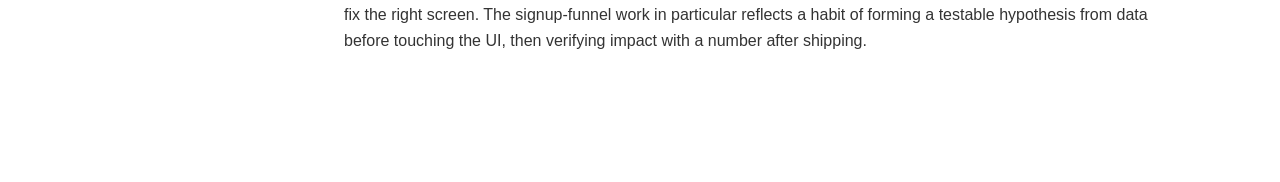
<file: projects/thyroscope.html>
<!DOCTYPE html>
<html lang="en">
<head>
    <meta charset="UTF-8">
    <meta name="viewport" content="width=device-width, initial-scale=1.0">
    <title>Glandy: Thyroid Healthcare App Improvement & Launch | Hwiyeon Kim</title>
    <script src="../theme.js"></script>
    <link rel="stylesheet" href="case-study.css">
    <script defer src="https://cloud.umami.is/script.js" data-website-id="4d39ab3d-21ab-4a51-aa59-9d996b50e921"></script>
</head>
<body>

    <aside class="sidebar">
        <a href="../index.html#portfolio" class="back-link">Back to Portfolio</a>
        <p class="sidebar-name">Hwiyeon Kim</p>
        <p>Product Designer &amp; Data Analyst</p>
        <ul class="nav-links">
            <li><a href="#overview">Overview</a></li>
            <li><a href="#problem">Problem &amp; Context</a></li>
            <li><a href="#process">Process &amp; Approach</a></li>
            <li><a href="#solution">Solution &amp; Design</a></li>
            <li><a href="#impact">Impact &amp; Outcome</a></li>
            <li><a href="#reflection">Reflection</a></li>
        </ul>
    </aside>

    <main class="content">
        <header class="project-header">
            <img class="project-thumbnail" src="../portfolio/6.png" alt="Glandy thyroid healthcare app screens">
            <p class="eyebrow">Data-Driven Product Launch &amp; Improvement</p>
            <h1>Glandy: Thyroid Healthcare App Improvement &amp; Launch</h1>
            <p class="tagline">Redesigning a habit-formation healthcare app for thyroid patients through user research and Google Analytics funnel analysis.</p>
            <div class="meta-row">
                <div class="meta-item">
                    <span class="label">Organization</span>
                    <span class="value">Thyroscope</span>
                </div>
                <div class="meta-item">
                    <span class="label">Role</span>
                    <span class="value">Founding Product Designer</span>
                </div>
                <div class="meta-item">
                    <span class="label">Recognition</span>
                    <span class="value">Red Dot &amp; IDEA Design Award Finalist (2022)</span>
                </div>
            </div>
        </header>

        <section id="overview">
            <h2>Overview</h2>
            <p>Glandy is a habit-formation healthcare app for thyroid patients that combines resting-heart-rate tracking, diagnostic surveys, and a medication diary to help users manage a chronic condition day to day. During the paid beta, users were confused by basic functions and lacked motivation to complete daily tracking tasks. I led user interviews and GA funnel analysis to redefine the product around real disease-management needs, restructured the core app experience into three purpose-built tabs, and separately fixed a signup funnel that was losing more than half of new downloads — lifting download-to-signup conversion by 18.6 percentage points within two weeks of shipping.</p>
            <div class="stats-row">
                <div class="stat-card">
                    <div class="stat-number">+18.6pp</div>
                    <div class="stat-label">Download-to-signup conversion lift</div>
                </div>
                <div class="stat-card">
                    <div class="stat-number">3</div>
                    <div class="stat-label">Redesigned purpose-built tabs</div>
                </div>
                <div class="stat-card">
                    <div class="stat-number">57</div>
                    <div class="stat-label">Post-launch survey respondents</div>
                </div>
            </div>
        </section>

        <section id="problem">
            <h2>Problem &amp; Context</h2>
            <p>The beta app surfaced three distinct problems, uncovered through user-voice complaints and internal review:</p>
            <ul class="bullet-list">
                <li>Users struggled to locate basic functions ("Where do I go to edit the survey?") and lacked motivation for daily-tracking features whose purpose they didn't understand ("Why do I need to measure my heart rate every day?")</li>
                <li>The company's existing feature definitions were business-driven rather than grounded in what hypothyroidism/hyperthyroidism patients actually needed at each stage of managing their condition — leaving it unclear whether the paid-beta feature set reflected what users actually wanted to use</li>
                <li>Separately, a marketing campaign was driving app downloads, but a large share of new users dropped off before completing signup, wasting acquisition spend</li>
            </ul>
        </section>

        <section id="process">
            <h2>Process &amp; Approach</h2>
            <div class="role-pills">
                <span class="role-pill">In-Depth Interviews (IDI)</span>
                <span class="role-pill">Persona Definition</span>
                <span class="role-pill">User Journey Mapping</span>
                <span class="role-pill">Google Analytics Funnel Analysis</span>
            </div>
            <p>Combined four research methods to redefine the product and fix the signup funnel:</p>
            <ul class="bullet-list">
                <li>In-depth interviews (IDI) with 5 beta users who had used the service for 3+ months (ages 26–50, mix of hypothyroidism and hyperthyroidism diagnoses) surfaced real disease-management scenarios and pain points</li>
                <li>Findings were synthesized into 2 target personas differentiated by underlying motivation (emotional encouragement vs. professional/clinical trust), then mapped onto a user journey across pre-diagnosis, right-after-diagnosis, under-treatment, prognosis-monitoring, and full-recovery stages — with complications branching off under-treatment and a relapse path looping back to pre-diagnosis — to define which features the app needed at each stage</li>
                <li>Post-launch, 57 in-app community users were surveyed on feature usage, followed by IDIs with the 5 respondents who volunteered</li>
                <li>Separately, Google Analytics funnel analysis quantified drop-off at each step of the signup flow, isolating exactly where and how much of the funnel was leaking</li>
            </ul>
            <h3>User Research: In-Depth Interviews</h3>
            <p>To deeply understand personal experiences in thyroid disease management, conducted in-depth interviews with beta users who had used the app for over three months. Participants (N=5) were selected based on disease type, treatment duration, gender, and age to capture diverse perspectives.</p>
            <div class="participant-row">
                <div class="participant-card">
                    <span class="participant-avatar" aria-hidden="true"><svg viewBox="0 0 24 24" width="22" height="22" fill="none" stroke="currentColor" stroke-width="1.6" stroke-linecap="round" stroke-linejoin="round"><circle cx="12" cy="8" r="3.6"></circle><path d="M5 20c0-3.9 3.1-7 7-7s7 3.1 7 7"></path></svg></span>
                    <span class="participant-meta">M, 26</span>
                    <span class="participant-condition">Hypothyroidism</span>
                </div>
                <div class="participant-card">
                    <span class="participant-avatar" aria-hidden="true"><svg viewBox="0 0 24 24" width="22" height="22" fill="none" stroke="currentColor" stroke-width="1.6" stroke-linecap="round" stroke-linejoin="round"><circle cx="12" cy="8" r="3.6"></circle><path d="M5 20c0-3.9 3.1-7 7-7s7 3.1 7 7"></path></svg></span>
                    <span class="participant-meta">F, 27</span>
                    <span class="participant-condition">Hypothyroidism</span>
                </div>
                <div class="participant-card">
                    <span class="participant-avatar" aria-hidden="true"><svg viewBox="0 0 24 24" width="22" height="22" fill="none" stroke="currentColor" stroke-width="1.6" stroke-linecap="round" stroke-linejoin="round"><circle cx="12" cy="8" r="3.6"></circle><path d="M5 20c0-3.9 3.1-7 7-7s7 3.1 7 7"></path></svg></span>
                    <span class="participant-meta">F, 31</span>
                    <span class="participant-condition">Hyperthyroidism</span>
                </div>
                <div class="participant-card">
                    <span class="participant-avatar" aria-hidden="true"><svg viewBox="0 0 24 24" width="22" height="22" fill="none" stroke="currentColor" stroke-width="1.6" stroke-linecap="round" stroke-linejoin="round"><circle cx="12" cy="8" r="3.6"></circle><path d="M5 20c0-3.9 3.1-7 7-7s7 3.1 7 7"></path></svg></span>
                    <span class="participant-meta">F, 33</span>
                    <span class="participant-condition">Hyperthyroidism</span>
                </div>
                <div class="participant-card">
                    <span class="participant-avatar" aria-hidden="true"><svg viewBox="0 0 24 24" width="22" height="22" fill="none" stroke="currentColor" stroke-width="1.6" stroke-linecap="round" stroke-linejoin="round"><circle cx="12" cy="8" r="3.6"></circle><path d="M5 20c0-3.9 3.1-7 7-7s7 3.1 7 7"></path></svg></span>
                    <span class="participant-meta">F, 50</span>
                    <span class="participant-condition">Hyperthyroidism</span>
                </div>
            </div>
            <h3>Key Insights</h3>
            <div class="insight-list">
                <div class="insight-item">
                    <div class="insight-title">Anxiety about the condition leads to interest in heart rate tracking</div>
                    <ul class="bullet-list">
                        <li>Although the app included a heart rate feature, most users preferred to check it via <strong>wearable device apps</strong>.</li>
                        <li>Some users manually <strong>logged heart rate trends</strong> in personal notebooks.</li>
                    </ul>
                </div>
                <div class="insight-item">
                    <div class="insight-title">Complex and varied medication routines</div>
                    <ul class="bullet-list">
                        <li><strong>Long-term medication adherence</strong> was described as the most challenging aspect.</li>
                        <li>The beta version did not support complex routines like <strong>fasting periods or dosage adjustments</strong>.</li>
                    </ul>
                </div>
                <div class="insight-item">
                    <div class="insight-title">Fatigue from one-way data entry without feedback</div>
                    <ul class="bullet-list">
                        <li>As a chronic condition, thyroid disease requires continuous management, and users sought more actionable feedback.</li>
                        <li>Some users questioned the purpose of data collection.</li>
                    </ul>
                    <blockquote class="quote-item">&ldquo;It feels like the app is collecting data for the company, not for me.&rdquo;</blockquote>
                </div>
            </div>
            <h3>User Journey Map</h3>
            <p class="journey-subtitle">Structuring essential app features by disease-cycle stage</p>
            <div class="journey-map">
                <div class="journey-timeline-scroll">
                    <div class="journey-timeline">
                        <span class="journey-timeline-label">Pre-Diagnosis<span class="journey-timeline-sub">(Suspected Onset)</span></span>
                        <span class="journey-timeline-label strong">Right After Diagnosis<span class="journey-timeline-sub">(After Hospital Visit)</span><span class="journey-timeline-tag">Novice Users</span></span>
                        <span class="journey-timeline-label">Under Treatment</span>
                        <span class="journey-timeline-label strong">Prognosis Monitoring<span class="journey-timeline-tag">Active Users</span></span>
                        <span class="journey-timeline-label">Full Recovery</span>
                        <div class="journey-timeline-track">
                            <span class="journey-timeline-highlight" aria-hidden="true"></span>
                            <span class="journey-timeline-node" style="left:10%" aria-hidden="true"></span>
                            <span class="journey-timeline-node strong" style="left:30%" aria-hidden="true"></span>
                            <span class="journey-timeline-node" style="left:50%" aria-hidden="true"></span>
                            <span class="journey-timeline-node strong" style="left:70%" aria-hidden="true"></span>
                            <span class="journey-timeline-node" style="left:90%" aria-hidden="true"></span>
                        </div>
                    </div>
                </div>
                <div class="journey-stage-notes">
                    <div class="journey-stage-note">
                        <div class="journey-stage-note-title">Pre-Diagnosis</div>
                        <ul>
                            <li>Check symptoms via diagnostic survey</li>
                            <li>Hospital visit</li>
                        </ul>
                    </div>
                    <div class="journey-stage-note">
                        <div class="journey-stage-note-title">Right After Diagnosis</div>
                        <ul>
                            <li>Register medication</li>
                            <li>Gain information from medical columns</li>
                        </ul>
                    </div>
                    <div class="journey-stage-note">
                        <div class="journey-stage-note-title">Under Treatment</div>
                        <ul>
                            <li>Medication habit management</li>
                            <li>Community</li>
                        </ul>
                        <div class="journey-stage-callout">&rarr; Complications: Eye disease record / management</div>
                    </div>
                    <div class="journey-stage-note">
                        <div class="journey-stage-note-title">Prognosis Monitoring</div>
                        <ul>
                            <li>Heart rate &amp; lifestyle-survey tracking for self-management</li>
                            <li>Community: share information, resolve concerns, empathize</li>
                        </ul>
                    </div>
                    <div class="journey-stage-note">
                        <div class="journey-stage-note-title">Full Recovery</div>
                    </div>
                </div>
            </div>
            <p class="journey-relapse-note">&#8617; <strong>Relapse:</strong> Full Recovery can loop back to Pre-Diagnosis if symptoms return.</p>
            <h3>Signup Funnel Analysis</h3>
            <table class="data-table">
                <thead>
                    <tr>
                        <th>Step</th>
                        <th>Value</th>
                    </tr>
                </thead>
                <tbody>
                    <tr><td>Funnel entry</td><td>99.5%</td></tr>
                    <tr><td>Tapped "Back" before login</td><td class="drop-rate">62.5%</td></tr>
                    <tr><td>Reached login</td><td>46%</td></tr>
                    <tr><td>Tapped "Back" from login</td><td class="drop-rate">32.9%</td></tr>
                    <tr><td>Reached signup</td><td>64.2%</td></tr>
                    <tr><td>Tapped "Back" from signup</td><td class="drop-rate">70.6%</td></tr>
                </tbody>
            </table>
        </section>

        <section id="solution">
            <h2>Solution &amp; Design</h2>
            <p>Restructured the app's information architecture and shipped new capabilities directly from interview pain points:</p>
            <ul class="bullet-list">
                <li>Reorganized overlapping, ambiguous functions into three purpose-built tabs: <strong>Home</strong> (daily essential routine — heart rate graph, diagnostic survey, daily medication check), <strong>Records</strong> (weekly health tracking — heart rate, medication achievement, weight), and <strong>Statistics</strong> (1+ month trends as a comprehensive report)</li>
                <li>Redesigned the resting-heart-rate widget from a single-day number into a 7-day trend chart (validated through internal usability testing and medical-expert input)</li>
                <li>Changed medication checking from a per-pill toggle to a single batch check-in by dose/time</li>
                <li>Shipped 3 new features: an eye-complication self-screening tool built with an ophthalmologist (selfie-based pre-diagnosis), an AI-assisted coaching report generated from lifestyle-survey and diagnostic data, and a peer community with expert columns</li>
            </ul>
            <p>For the signup funnel, formed a hypothesis from the GA data — users without an account tap the most visible "Login" button, then bounce because there's no visible path to sign-up — and shipped 3 minimal, targeted changes:</p>
            <ul class="bullet-list">
                <li>Rebalanced CTA button emphasis on the login/signup screen</li>
                <li>Collapsed the terms-agreement step into a single consent-and-continue button</li>
                <li>Added Naver/Kakao social login alongside Apple/Google/email to reduce friction for the 40–50s segment (the group most likely to drop off), who showed low preference for email verification (18.75%)</li>
            </ul>
            <div class="bar-chart">
                <div class="bar-row">
                    <span class="bar-label">40–50s segment &rarr; email verification</span>
                    <div class="bar-track"><div class="bar-fill" style="width:18.75%;"></div></div>
                    <span class="bar-value">18.75%</span>
                </div>
            </div>
            <h3>Signup Funnel Redesign</h3>
            <p>The three funnel changes as shipped, from the entry screen through sign-up:</p>
            <div class="screen-compare">
                <figure class="screen-compare-col">
                    <span class="screen-compare-label as-is">As-Is</span>
                    <img src="images/thyroscope-signup-cta-as-is.png" alt="As-is Glandy entry screen with a filled Log In button above a secondary Sign Up button">
                    <figcaption>&ldquo;Log In&rdquo; is the dominant button, so new users without an account tap it first and hit a dead end.</figcaption>
                </figure>
                <figure class="screen-compare-col">
                    <span class="screen-compare-label to-be">To-Be</span>
                    <img src="images/thyroscope-signup-cta-to-be.png" alt="Redesigned Glandy entry screen with a filled Sign Up button above a secondary Log In button">
                    <figcaption>&ldquo;Sign Up&rdquo; takes the primary emphasis and Log In becomes the secondary action.</figcaption>
                </figure>
            </div>
            <div class="screen-compare">
                <figure class="screen-compare-col">
                    <span class="screen-compare-label as-is">As-Is</span>
                    <img src="images/thyroscope-signup-social-as-is.png" alt="As-is sign-up method screen offering Apple, Google, and email">
                    <figcaption>Only Apple, Google, and email sign-up.</figcaption>
                </figure>
                <figure class="screen-compare-col">
                    <span class="screen-compare-label to-be">To-Be</span>
                    <img src="images/thyroscope-signup-social-to-be.png" alt="Redesigned sign-up method screen with Naver and Kakao buttons added above Apple, Google, and email">
                    <figcaption>Naver and Kakao added on top, aimed at the 40&ndash;50s segment that avoids email verification.</figcaption>
                </figure>
            </div>
            <div class="screen-compare">
                <figure class="screen-compare-col">
                    <span class="screen-compare-label as-is">As-Is</span>
                    <img src="images/thyroscope-signup-terms-as-is.png" alt="As-is terms agreement screen with a checkbox and a disabled Next button">
                    <figcaption>A checkbox plus a separate Next button that stays disabled until it is ticked.</figcaption>
                </figure>
                <figure class="screen-compare-col">
                    <span class="screen-compare-label to-be">To-Be</span>
                    <img src="images/thyroscope-signup-terms-to-be.png" alt="Redesigned terms agreement screen with a single Agree and Continue button">
                    <figcaption>A single &ldquo;Agree &amp; Continue&rdquo; button with the consent notice above it.</figcaption>
                </figure>
            </div>
            <h3>Home Screen Redesign</h3>
            <div class="screen-compare">
                <figure class="screen-compare-col">
                    <span class="screen-compare-label as-is">As-Is</span>
                    <img src="images/thyroscope-home-as-is.png" alt="As-is Glandy home screen">
                    <ul class="screen-compare-notes">
                        <li>Insufficient consideration of user needs — no way to check heart-rate trends</li>
                        <li>Unclear visual priority between medication and symptom-survey elements</li>
                        <li>Lack of motivation for logging, no feedback loop</li>
                    </ul>
                </figure>
                <figure class="screen-compare-col">
                    <span class="screen-compare-label to-be">To-Be</span>
                    <img src="images/thyroscope-home-to-be.png" alt="Redesigned Glandy home screen">
                    <ul class="screen-compare-notes">
                        <li>Resting heart rate monitoring surfaced as a trend chart</li>
                        <li>Symptom survey &amp; daily log combined into one glanceable flow</li>
                        <li>Medication schedule management with reminders and progress</li>
                    </ul>
                </figure>
            </div>
            <h3>Daily Medication Check Redesign</h3>
            <div class="screen-compare">
                <figure class="screen-compare-col">
                    <span class="screen-compare-label as-is">As-Is</span>
                    <img src="images/thyroscope-medication-check-as-is.png" alt="As-is medication check flow">
                    <figcaption>Per-pill toggle buried inside a separate detail screen for each medication.</figcaption>
                </figure>
                <figure class="screen-compare-col">
                    <span class="screen-compare-label to-be">To-Be</span>
                    <img src="images/thyroscope-medication-check-to-be.png" alt="Redesigned medication check flow">
                    <figcaption>Single batch check-in by dose/time, reachable directly from Home.</figcaption>
                </figure>
            </div>
        </section>

        <section id="impact">
            <h2>Impact &amp; Outcome</h2>
            <p>Download-to-signup conversion rose <strong>18.6 percentage points (28.1% → 46.7%)</strong> within roughly two weeks of shipping the signup-funnel changes.</p>
            <div class="conversion-visual">
                <div class="conv-bubble">
                    <div class="conv-circle before">28.1%</div>
                    <span class="conv-caption">Before</span>
                </div>
                <div class="conv-arrow">&rarr;</div>
                <div class="conv-lift">+18.6pp</div>
                <div class="conv-arrow">&rarr;</div>
                <div class="conv-bubble">
                    <div class="conv-circle after">46.7%</div>
                    <span class="conv-caption">After (~2 weeks)</span>
                </div>
            </div>
            <p>In the post-launch survey of 57 users, the redesigned core features matched actual usage: heart rate monitoring and the lifestyle/symptom survey ranked as the top two most-used features, validating the information-architecture decisions drawn from the interview findings.</p>
            <div class="bar-chart">
                <div class="bar-row">
                    <span class="bar-label">Heart rate monitoring</span>
                    <div class="bar-track"><div class="bar-fill" style="width:20.3%;"></div></div>
                    <span class="bar-value">20.3%</span>
                </div>
                <div class="bar-row">
                    <span class="bar-label">Lifestyle &amp; symptom survey</span>
                    <div class="bar-track"><div class="bar-fill" style="width:18.1%;"></div></div>
                    <span class="bar-value">18.1%</span>
                </div>
                <div class="bar-row">
                    <span class="bar-label">Medication diary</span>
                    <div class="bar-track"><div class="bar-fill" style="width:15.9%;"></div></div>
                    <span class="bar-value">15.9%</span>
                </div>
                <div class="bar-row">
                    <span class="bar-label">Expert columns</span>
                    <div class="bar-track"><div class="bar-fill" style="width:13.0%;"></div></div>
                    <span class="bar-value">13.0%</span>
                </div>
                <div class="bar-row">
                    <span class="bar-label">Blood-test record</span>
                    <div class="bar-track"><div class="bar-fill" style="width:7.2%;"></div></div>
                    <span class="bar-value">7.2%</span>
                </div>
                <div class="bar-row">
                    <span class="bar-label">Health report</span>
                    <div class="bar-track"><div class="bar-fill" style="width:4.3%;"></div></div>
                    <span class="bar-value">4.3%</span>
                </div>
            </div>
            <h3>Post-Launch Interviews: Feature Follow-Up</h3>
            <p>Ran follow-up in-depth interviews with the 5 survey respondents who volunteered, focusing on the two most-used features to understand what made them valuable day-to-day.</p>
            <div class="screen-quote">
                <img src="images/thyroscope-heart-rate-monitoring.png" alt="Redesigned heart rate monitoring screen">
                <ul class="quote-list">
                    <li class="quote-item">&ldquo;Showing not just weekly but monthly trends makes me want to keep wearing my watch!&rdquo;</li>
                    <li class="quote-item">&ldquo;I've always been curious about the relationship between resting heart rate and thyroid disease, and I love how it's explained clearly.&rdquo;</li>
                </ul>
            </div>
            <div class="screen-quote">
                <img src="images/thyroscope-medication-progress.png" alt="Redesigned weekly medication adherence screen">
                <ul class="quote-list">
                    <li class="quote-item">&ldquo;I really love the comments that help me reflect on my behavior.&rdquo;</li>
                    <li class="quote-item">&ldquo;I love the feeling of managing and checking things on my own!&rdquo;</li>
                </ul>
            </div>
            <div class="insight-list">
                <div class="insight-item">
                    <div class="insight-title">Confirmed that users perceive the most important features as intended by design</div>
                    <blockquote class="quote-item">&ldquo;When my blood test results were bad, my heart rate records were high, and when my heart rate was low, my blood levels improved. After seeing the correlation between heart rate and thyroid levels with my own eyes, I felt Glandi was truly helpful.&rdquo;</blockquote>
                </div>
                <div class="insight-item">
                    <div class="insight-title">Found that surveys and medication shifted from "obligatory activities" to "useful tools"</div>
                    <blockquote class="quote-item">&ldquo;After using the app, I developed a habit of checking my health. Through the lifestyle survey, I learned about eating habits I wasn't aware of, and now I'm more careful.&rdquo;</blockquote>
                </div>
            </div>
            <p>Qualitatively, users reported forming new health-monitoring habits and independently noticing correlations between their heart rate trends and thyroid blood test results after the redesign.</p>
        </section>

        <section id="reflection">
            <h2>Reflection</h2>
            <p>This project paired qualitative research (interviews, personas, journey mapping) with quantitative funnel analysis on the same product, applying each method where it was strongest — interviews to find the right features, funnel data to fix the right screen. The signup-funnel work in particular reflects a habit of forming a testable hypothesis from data before touching the UI, then verifying impact with a number after shipping.</p>
        </section>
    </main>

</body>
</html>
</file>
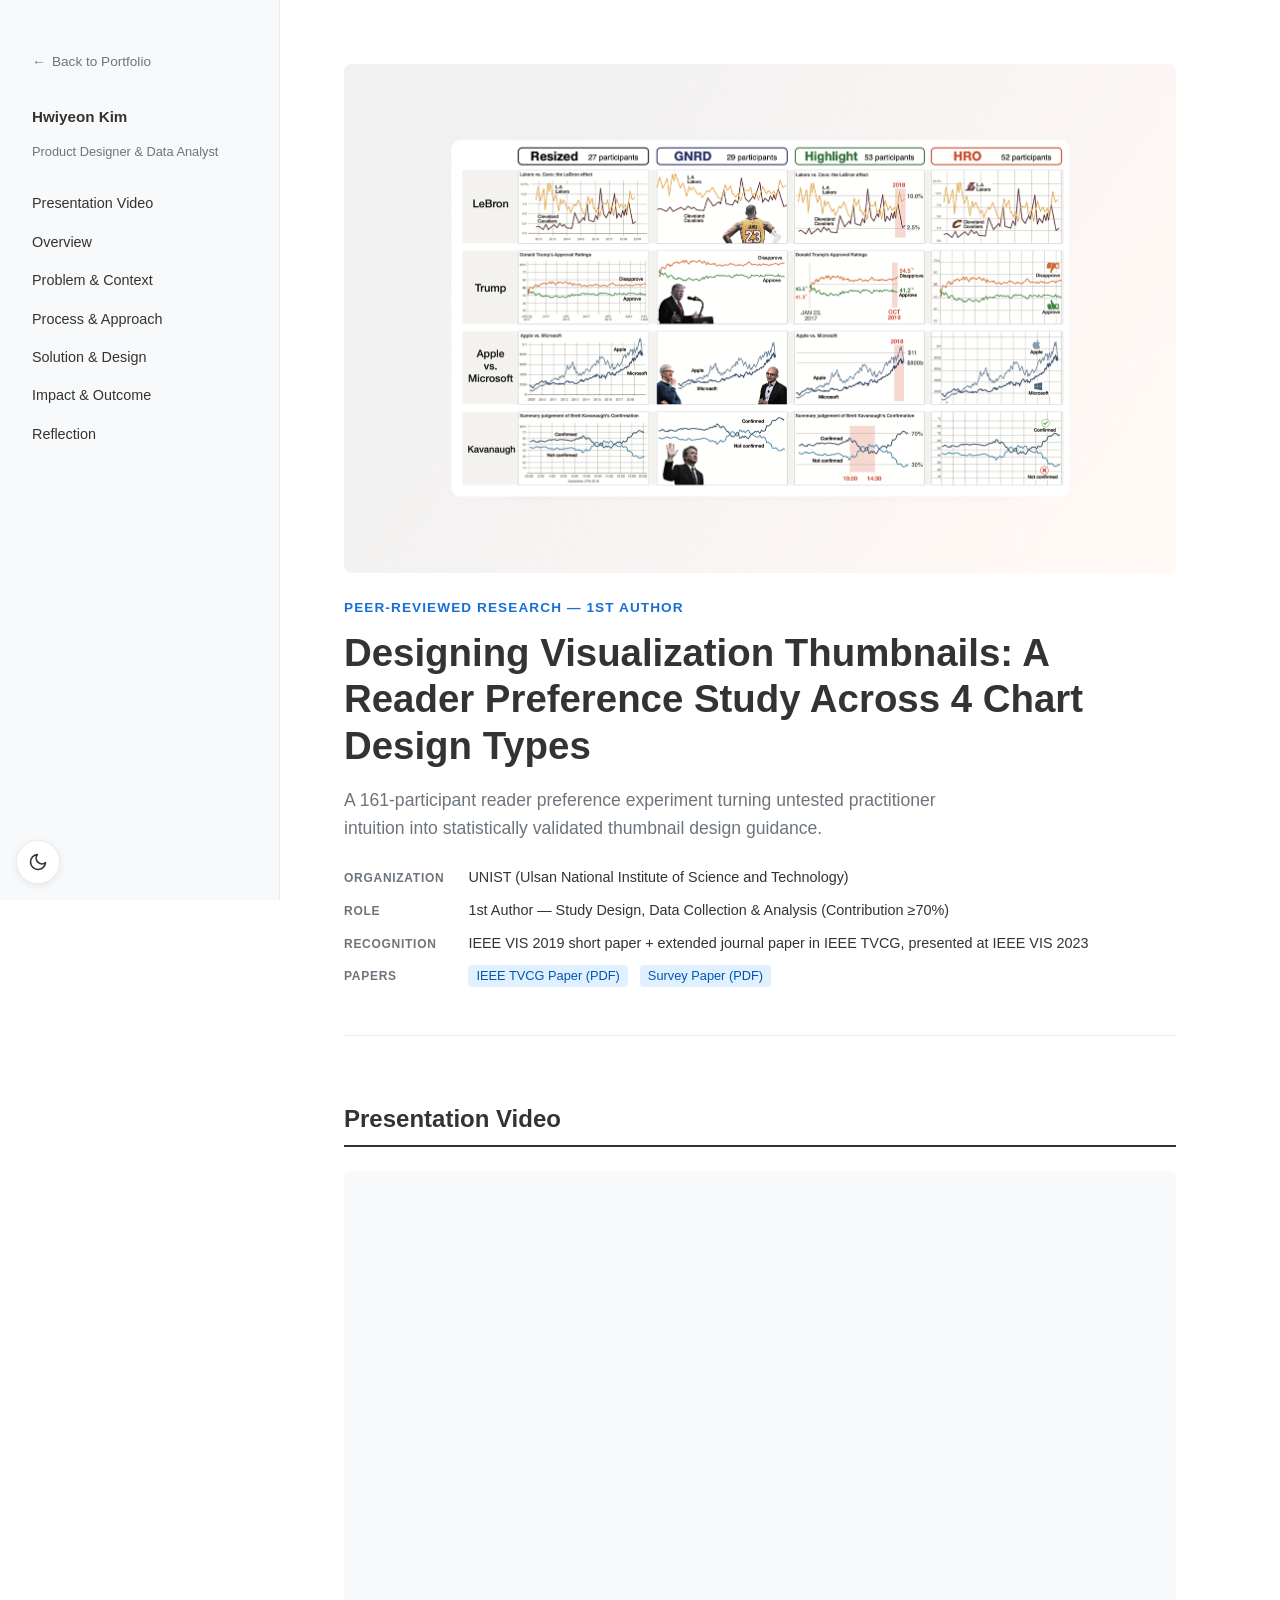
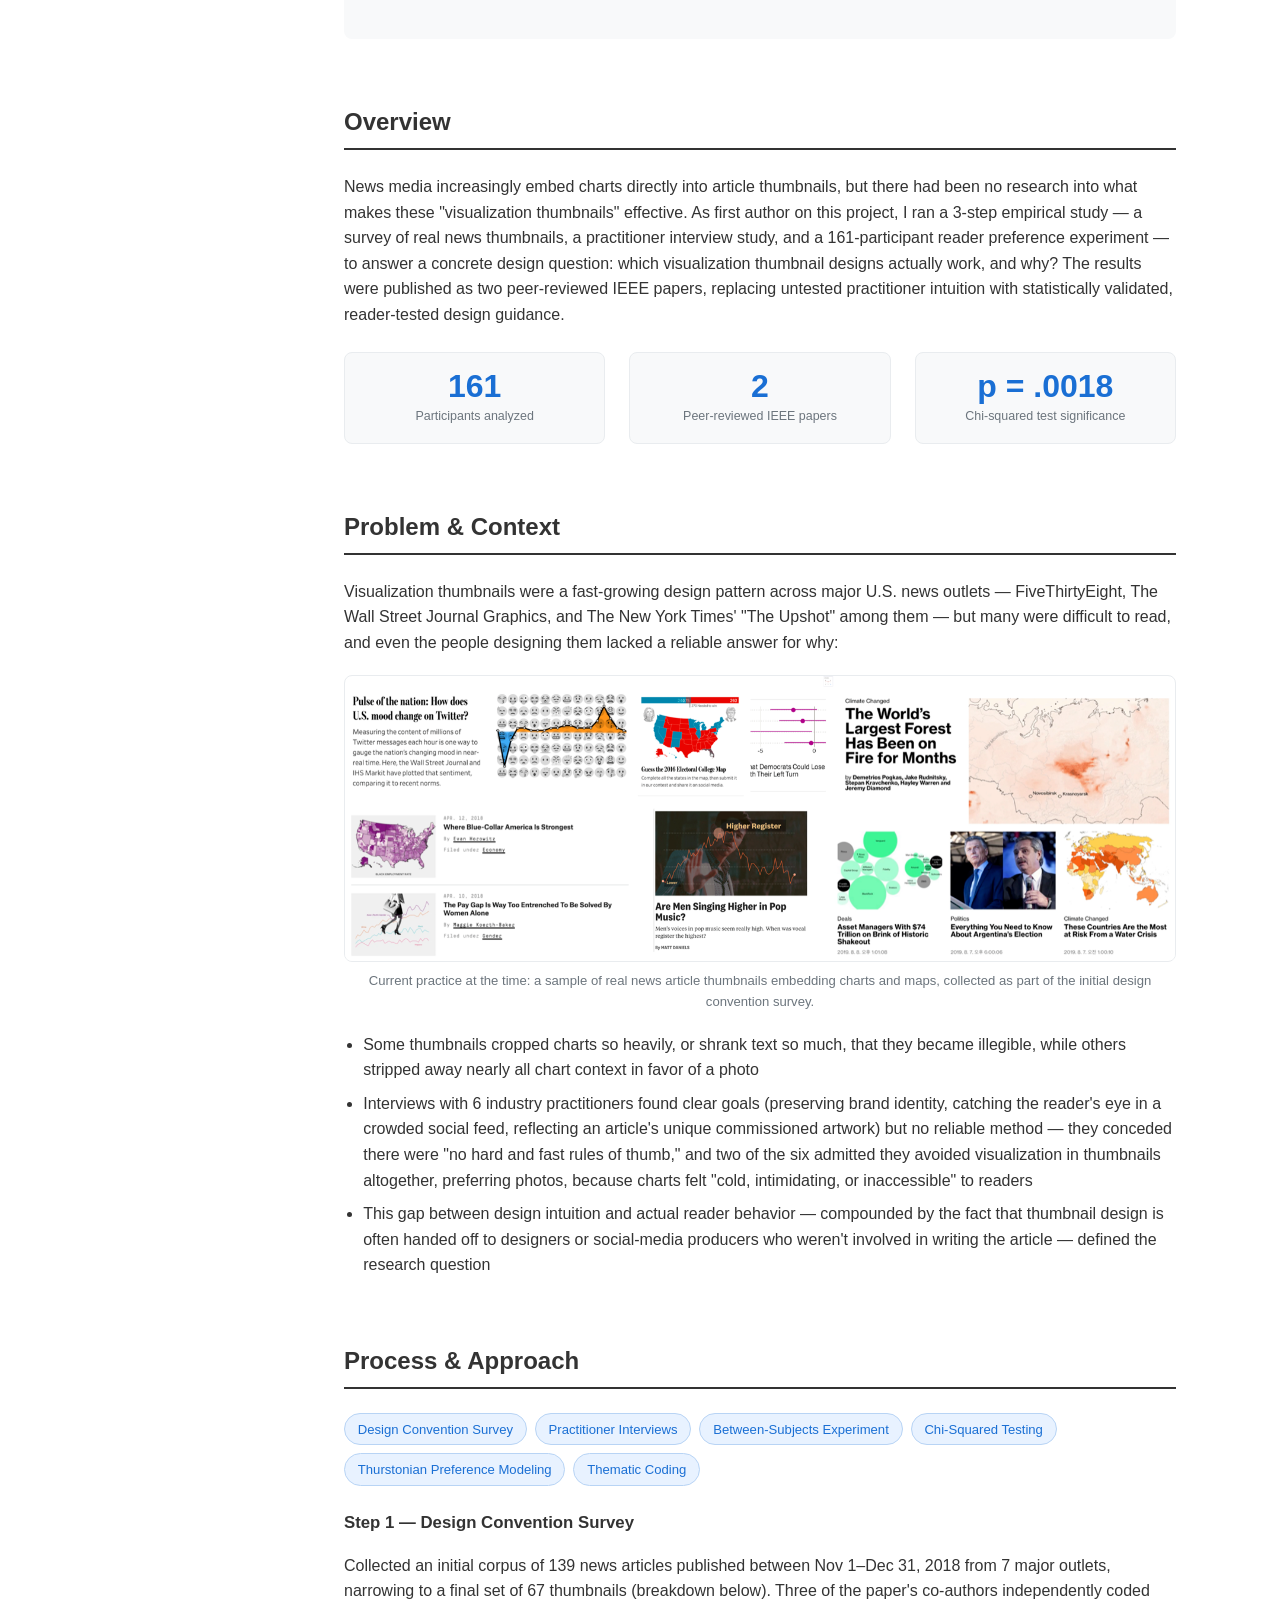
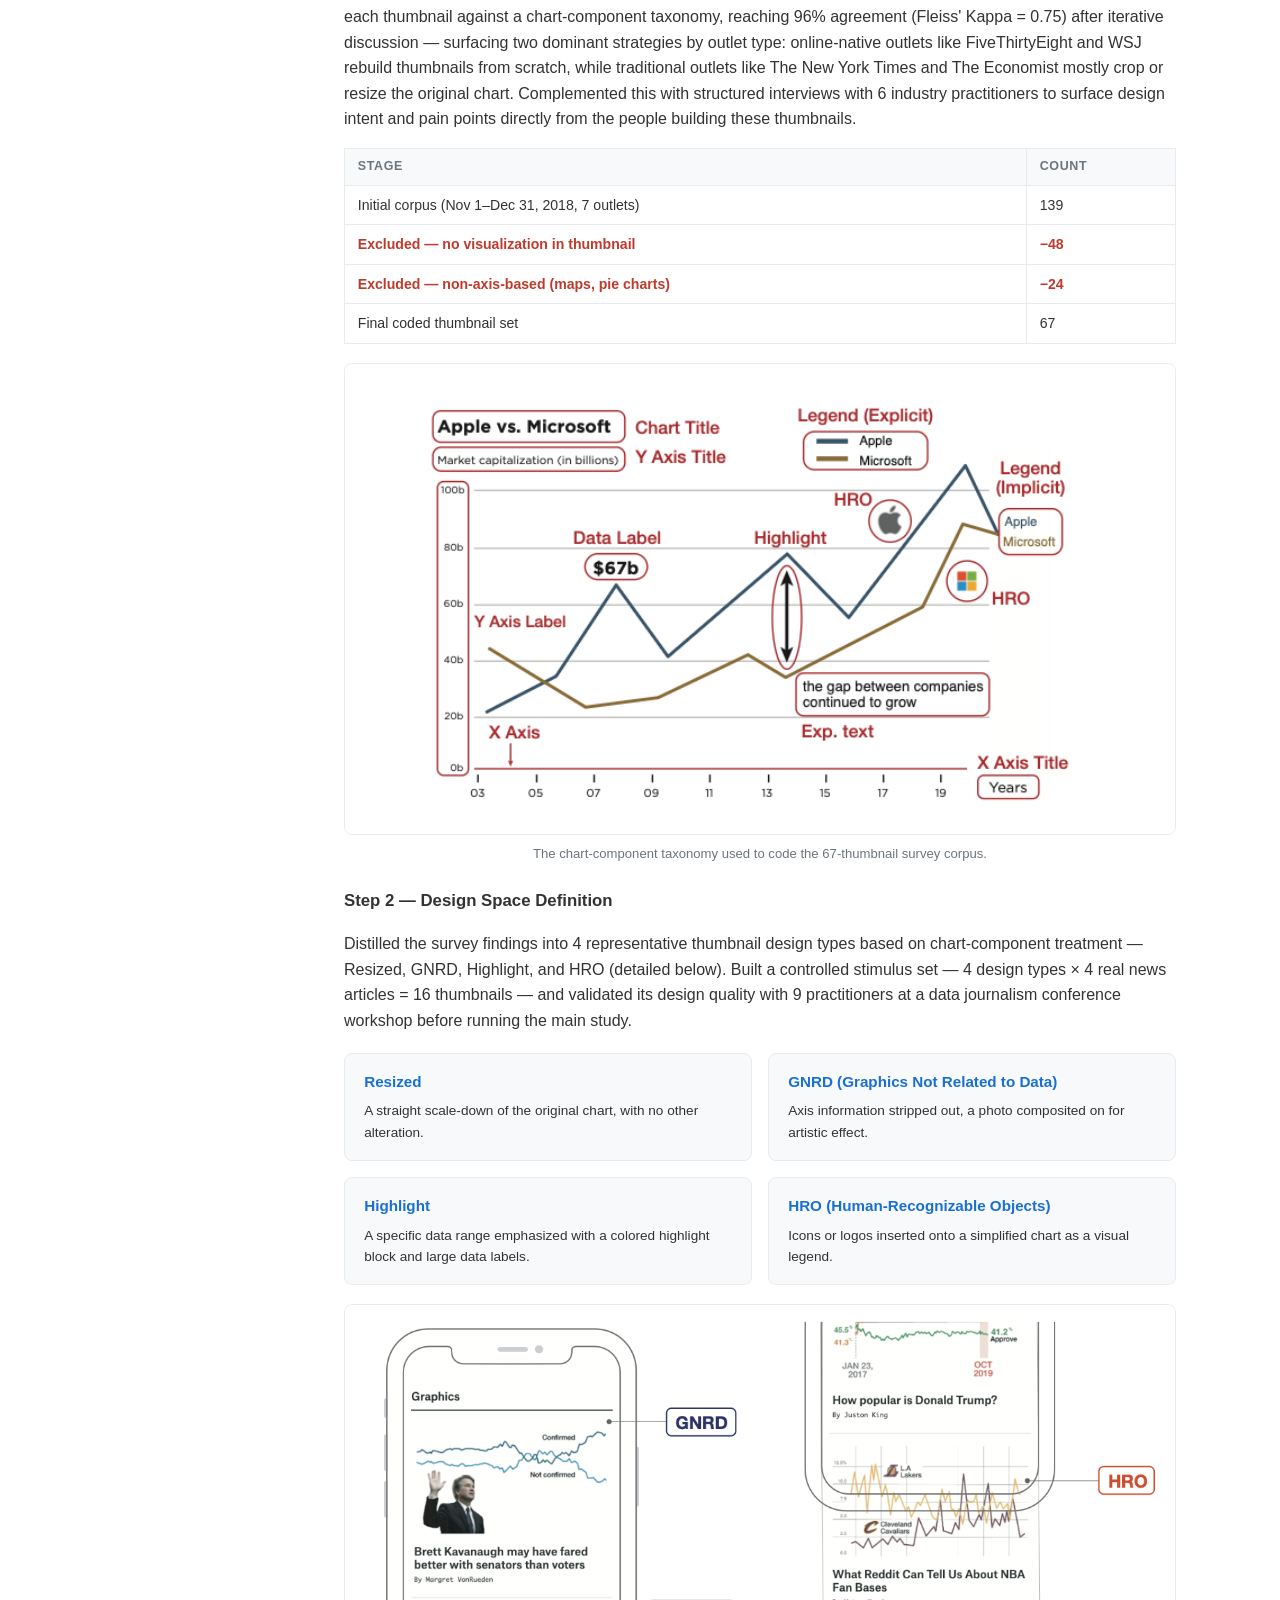
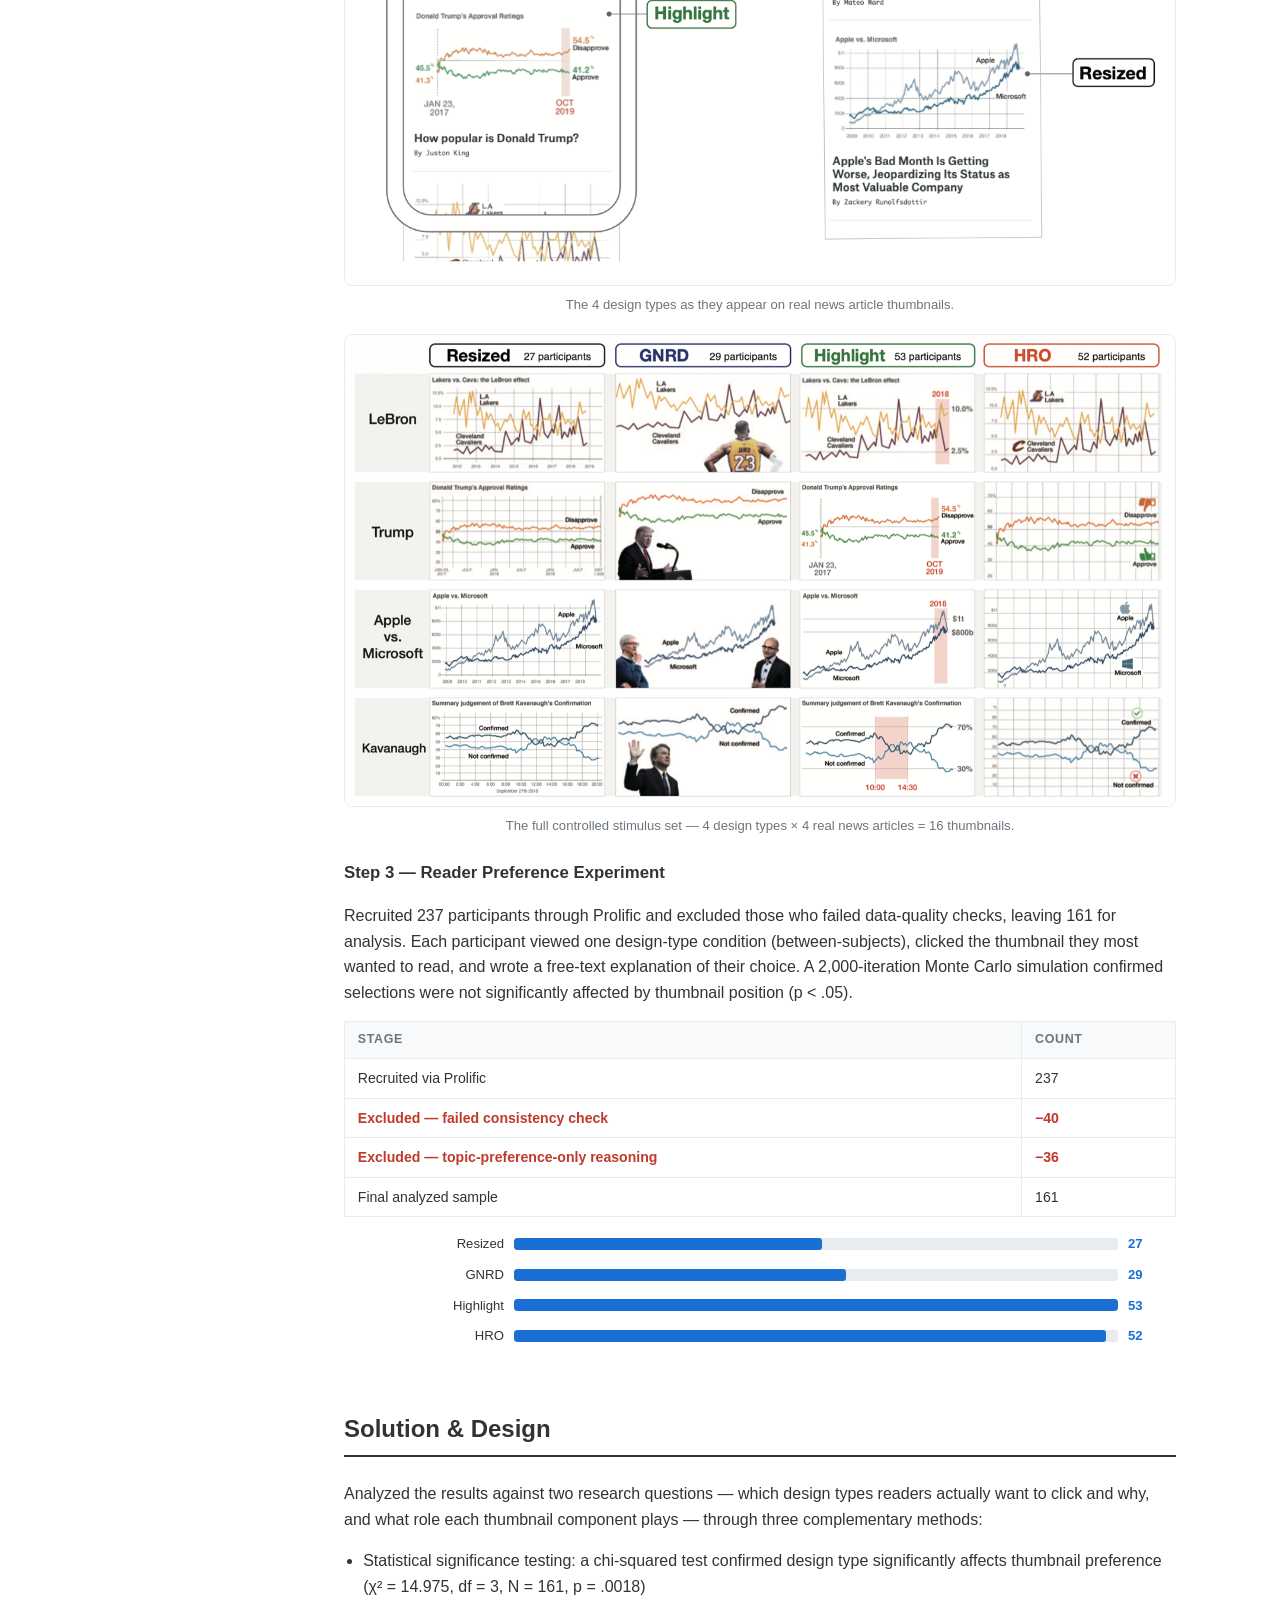
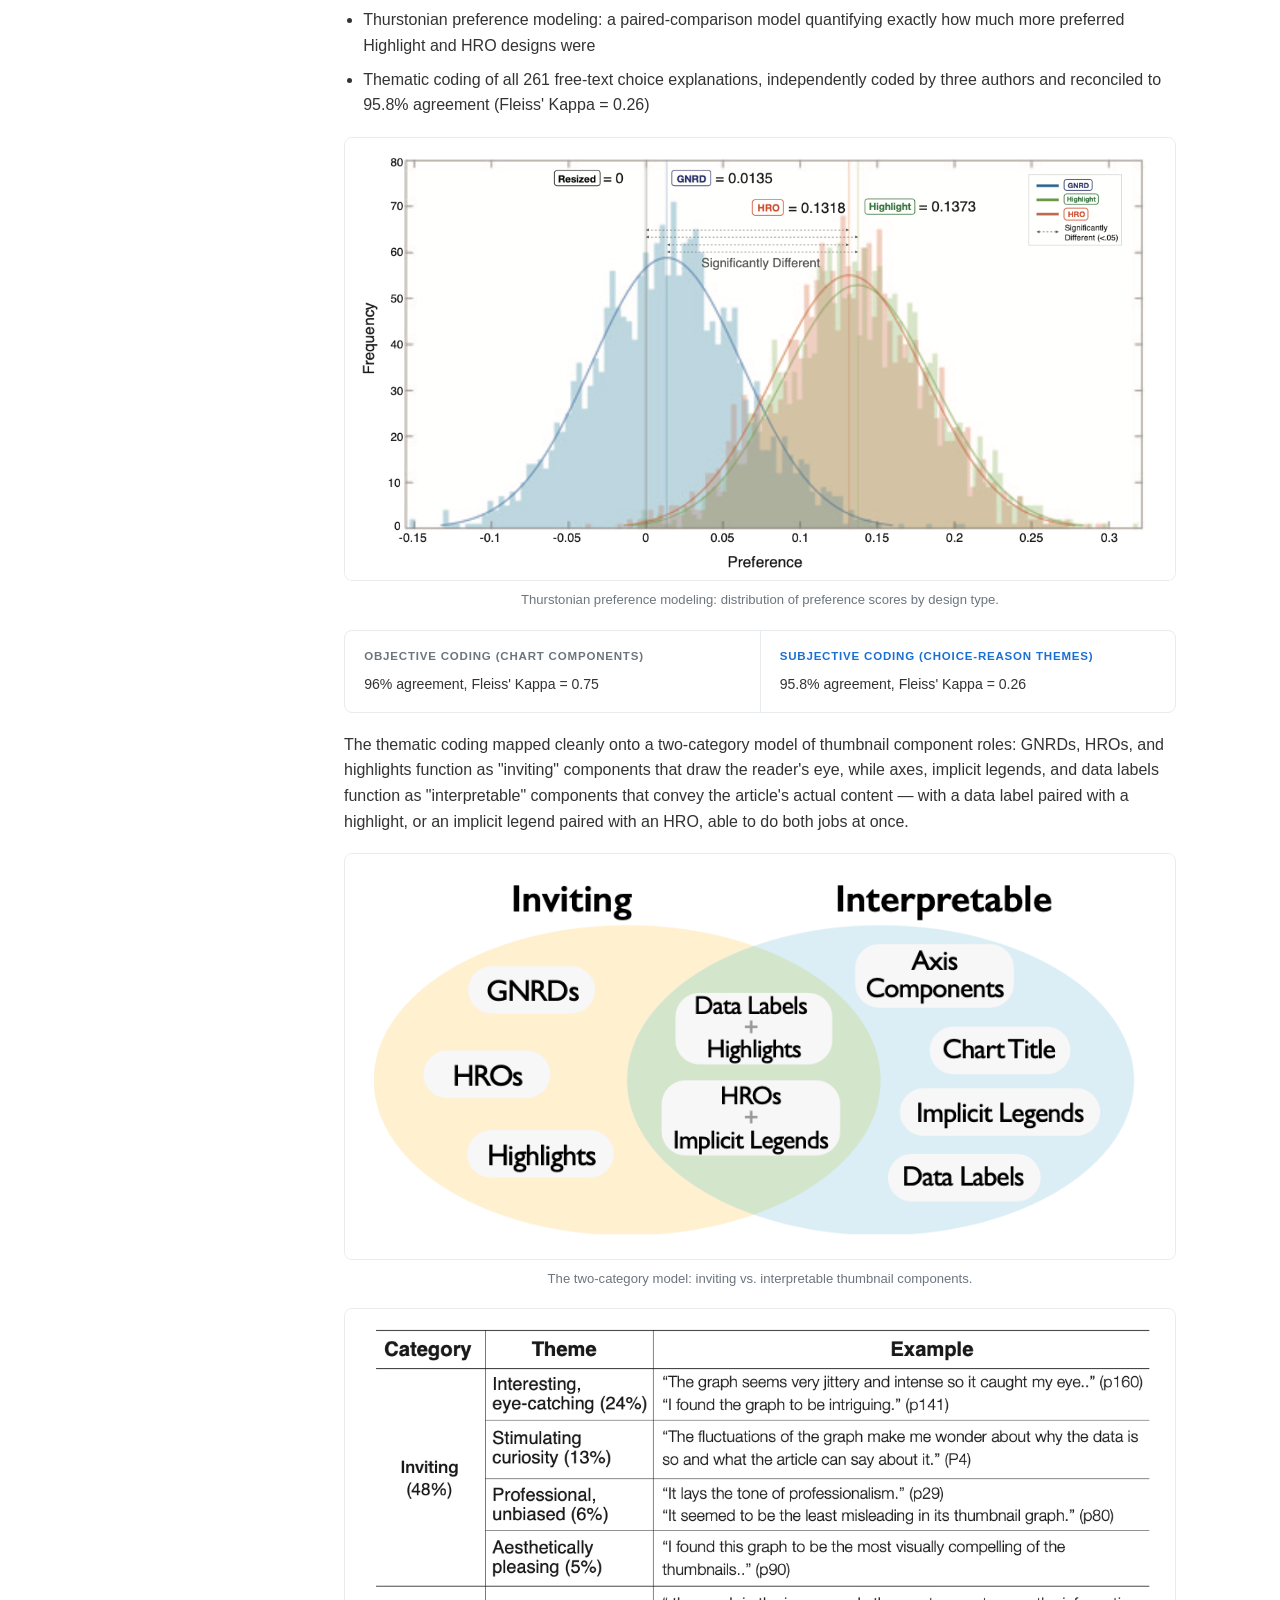
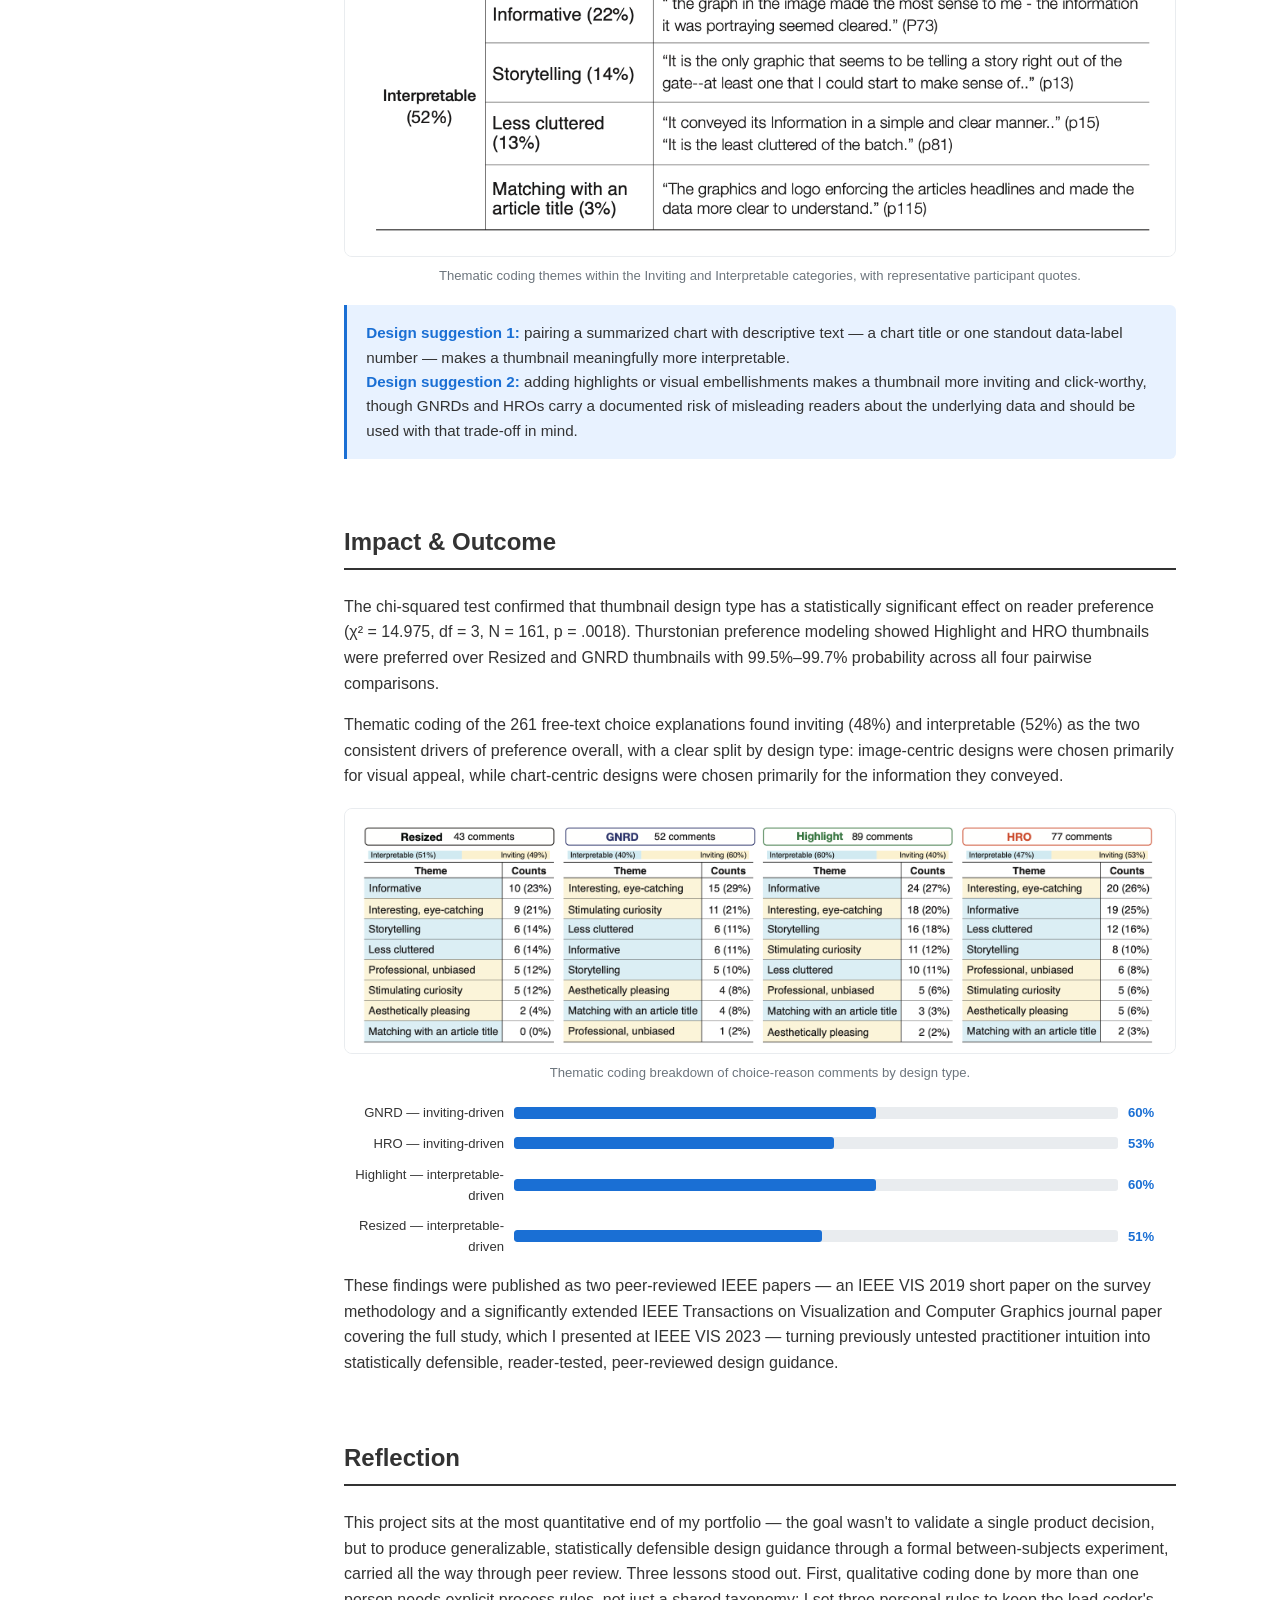
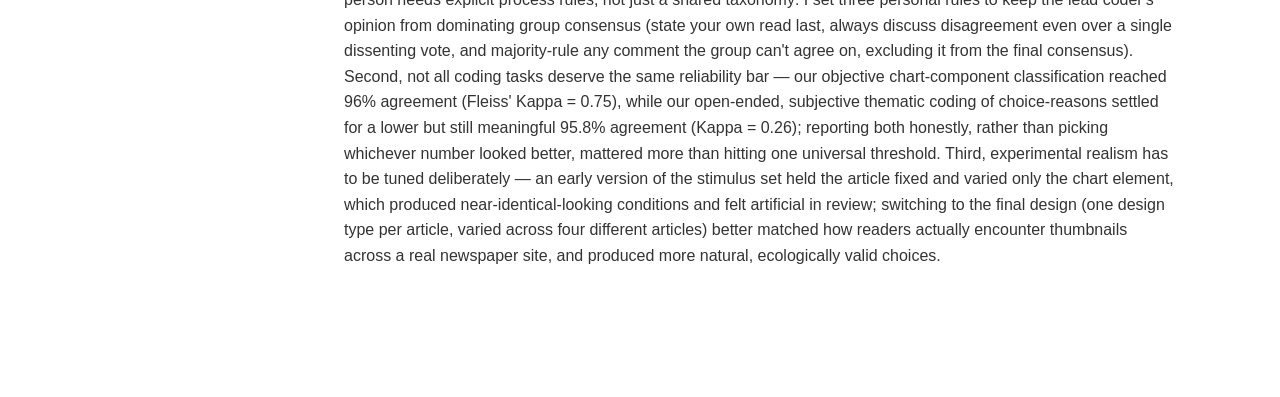
<file: projects/unist-visualization-study.html>
<!DOCTYPE html>
<html lang="en">
<head>
    <meta charset="UTF-8">
    <meta name="viewport" content="width=device-width, initial-scale=1.0">
    <title>Designing Visualization Thumbnails: A Reader Preference Study Across 4 Chart Design Types | Hwiyeon Kim</title>
    <script src="../theme.js"></script>
    <link rel="stylesheet" href="case-study.css">
    <script defer src="https://cloud.umami.is/script.js" data-website-id="4d39ab3d-21ab-4a51-aa59-9d996b50e921"></script>
</head>
<body>

    <aside class="sidebar">
        <a href="../index.html#portfolio" class="back-link">Back to Portfolio</a>
        <p class="sidebar-name">Hwiyeon Kim</p>
        <p>Product Designer &amp; Data Analyst</p>
        <ul class="nav-links">
            <li><a href="#video">Presentation Video</a></li>
            <li><a href="#overview">Overview</a></li>
            <li><a href="#problem">Problem &amp; Context</a></li>
            <li><a href="#process">Process &amp; Approach</a></li>
            <li><a href="#solution">Solution &amp; Design</a></li>
            <li><a href="#impact">Impact &amp; Outcome</a></li>
            <li><a href="#reflection">Reflection</a></li>
        </ul>
    </aside>

    <main class="content">
        <header class="project-header">
            <img class="project-thumbnail" src="../portfolio/8.png" alt="Visualization thumbnail design study stimulus examples">
            <p class="eyebrow">Peer-Reviewed Research — 1st Author</p>
            <h1>Designing Visualization Thumbnails: A Reader Preference Study Across 4 Chart Design Types</h1>
            <p class="tagline">A 161-participant reader preference experiment turning untested practitioner intuition into statistically validated thumbnail design guidance.</p>
            <div class="meta-row">
                <div class="meta-item">
                    <span class="label">Organization</span>
                    <span class="value">UNIST (Ulsan National Institute of Science and Technology)</span>
                </div>
                <div class="meta-item">
                    <span class="label">Role</span>
                    <span class="value">1st Author — Study Design, Data Collection &amp; Analysis (Contribution &ge;70%)</span>
                </div>
                <div class="meta-item">
                    <span class="label">Recognition</span>
                    <span class="value">IEEE VIS 2019 short paper + extended journal paper in IEEE TVCG, presented at IEEE VIS 2023</span>
                </div>
                <div class="meta-item">
                    <span class="label">Papers</span>
                    <span class="value"><a class="badge" href="https://arxiv.org/pdf/2305.17051" target="_blank">IEEE TVCG Paper (PDF)</a> <a class="badge" href="https://arxiv.org/pdf/1908.06922" target="_blank">Survey Paper (PDF)</a></span>
                </div>
            </div>
        </header>

        <section id="video">
            <h2>Presentation Video</h2>
            <div class="video-embed">
                <iframe src="https://www.youtube.com/embed/0zHERZNI6NY" title="IEEE VIS 2023 presentation: Towards Visualization Thumbnail Designs that Entice Reading Data-driven Articles" allowfullscreen></iframe>
            </div>
        </section>

        <section id="overview">
            <h2>Overview</h2>
            <p>News media increasingly embed charts directly into article thumbnails, but there had been no research into what makes these "visualization thumbnails" effective. As first author on this project, I ran a 3-step empirical study — a survey of real news thumbnails, a practitioner interview study, and a 161-participant reader preference experiment — to answer a concrete design question: which visualization thumbnail designs actually work, and why? The results were published as two peer-reviewed IEEE papers, replacing untested practitioner intuition with statistically validated, reader-tested design guidance.</p>
            <div class="stats-row">
                <div class="stat-card">
                    <div class="stat-number">161</div>
                    <div class="stat-label">Participants analyzed</div>
                </div>
                <div class="stat-card">
                    <div class="stat-number">2</div>
                    <div class="stat-label">Peer-reviewed IEEE papers</div>
                </div>
                <div class="stat-card">
                    <div class="stat-number">p = .0018</div>
                    <div class="stat-label">Chi-squared test significance</div>
                </div>
            </div>
        </section>

        <section id="problem">
            <h2>Problem &amp; Context</h2>
            <p>Visualization thumbnails were a fast-growing design pattern across major U.S. news outlets — FiveThirtyEight, The Wall Street Journal Graphics, and The New York Times' "The Upshot" among them — but many were difficult to read, and even the people designing them lacked a reliable answer for why:</p>
            <figure class="case-figure">
                <img src="images/unist-visualization-study-8.png" alt="Collage of real 2018–2019 news article thumbnails embedding charts and maps, from outlets including The Wall Street Journal and Bloomberg">
                <figcaption>Current practice at the time: a sample of real news article thumbnails embedding charts and maps, collected as part of the initial design convention survey.</figcaption>
            </figure>
            <ul class="bullet-list">
                <li>Some thumbnails cropped charts so heavily, or shrank text so much, that they became illegible, while others stripped away nearly all chart context in favor of a photo</li>
                <li>Interviews with 6 industry practitioners found clear goals (preserving brand identity, catching the reader's eye in a crowded social feed, reflecting an article's unique commissioned artwork) but no reliable method — they conceded there were "no hard and fast rules of thumb," and two of the six admitted they avoided visualization in thumbnails altogether, preferring photos, because charts felt "cold, intimidating, or inaccessible" to readers</li>
                <li>This gap between design intuition and actual reader behavior — compounded by the fact that thumbnail design is often handed off to designers or social-media producers who weren't involved in writing the article — defined the research question</li>
            </ul>
        </section>

        <section id="process">
            <h2>Process &amp; Approach</h2>
            <div class="role-pills">
                <span class="role-pill">Design Convention Survey</span>
                <span class="role-pill">Practitioner Interviews</span>
                <span class="role-pill">Between-Subjects Experiment</span>
                <span class="role-pill">Chi-Squared Testing</span>
                <span class="role-pill">Thurstonian Preference Modeling</span>
                <span class="role-pill">Thematic Coding</span>
            </div>
            <h3>Step 1 — Design Convention Survey</h3>
            <p>Collected an initial corpus of 139 news articles published between Nov 1–Dec 31, 2018 from 7 major outlets, narrowing to a final set of 67 thumbnails (breakdown below). Three of the paper's co-authors independently coded each thumbnail against a chart-component taxonomy, reaching 96% agreement (Fleiss' Kappa = 0.75) after iterative discussion — surfacing two dominant strategies by outlet type: online-native outlets like FiveThirtyEight and WSJ rebuild thumbnails from scratch, while traditional outlets like The New York Times and The Economist mostly crop or resize the original chart. Complemented this with structured interviews with 6 industry practitioners to surface design intent and pain points directly from the people building these thumbnails.</p>
            <table class="data-table">
                <thead>
                    <tr><th>Stage</th><th>Count</th></tr>
                </thead>
                <tbody>
                    <tr><td>Initial corpus (Nov 1–Dec 31, 2018, 7 outlets)</td><td>139</td></tr>
                    <tr><td class="drop-rate">Excluded — no visualization in thumbnail</td><td class="drop-rate">&minus;48</td></tr>
                    <tr><td class="drop-rate">Excluded — non-axis-based (maps, pie charts)</td><td class="drop-rate">&minus;24</td></tr>
                    <tr><td>Final coded thumbnail set</td><td>67</td></tr>
                </tbody>
            </table>
            <figure class="case-figure">
                <img src="images/unist-visualization-study-1.png" alt="Annotated chart-component taxonomy diagram labeling Chart Title, Axis, Legend, Data Label, Highlight, and HRO on a market-cap line chart example">
                <figcaption>The chart-component taxonomy used to code the 67-thumbnail survey corpus.</figcaption>
            </figure>
            <h3>Step 2 — Design Space Definition</h3>
            <p>Distilled the survey findings into 4 representative thumbnail design types based on chart-component treatment — Resized, GNRD, Highlight, and HRO (detailed below). Built a controlled stimulus set — 4 design types × 4 real news articles = 16 thumbnails — and validated its design quality with 9 practitioners at a data journalism conference workshop before running the main study.</p>
            <div class="card-grid">
                <div class="info-card">
                    <div class="info-card-title">Resized</div>
                    <p>A straight scale-down of the original chart, with no other alteration.</p>
                </div>
                <div class="info-card">
                    <div class="info-card-title">GNRD (Graphics Not Related to Data)</div>
                    <p>Axis information stripped out, a photo composited on for artistic effect.</p>
                </div>
                <div class="info-card">
                    <div class="info-card-title">Highlight</div>
                    <p>A specific data range emphasized with a colored highlight block and large data labels.</p>
                </div>
                <div class="info-card">
                    <div class="info-card-title">HRO (Human-Recognizable Objects)</div>
                    <p>Icons or logos inserted onto a simplified chart as a visual legend.</p>
                </div>
            </div>
            <figure class="case-figure">
                <img src="images/unist-visualization-study-2.png" alt="Two news-feed app mockups annotated with GNRD, Highlight, HRO, and Resized labels pointing to real news article thumbnails">
                <figcaption>The 4 design types as they appear on real news article thumbnails.</figcaption>
            </figure>
            <figure class="case-figure">
                <img src="images/unist-visualization-study-3.png" alt="Grid of the 16-thumbnail controlled stimulus set: 4 design types (Resized, GNRD, Highlight, HRO) across 4 news topics">
                <figcaption>The full controlled stimulus set — 4 design types × 4 real news articles = 16 thumbnails.</figcaption>
            </figure>
            <h3>Step 3 — Reader Preference Experiment</h3>
            <p>Recruited 237 participants through Prolific and excluded those who failed data-quality checks, leaving 161 for analysis. Each participant viewed one design-type condition (between-subjects), clicked the thumbnail they most wanted to read, and wrote a free-text explanation of their choice. A 2,000-iteration Monte Carlo simulation confirmed selections were not significantly affected by thumbnail position (p &lt; .05).</p>
            <table class="data-table">
                <thead>
                    <tr><th>Stage</th><th>Count</th></tr>
                </thead>
                <tbody>
                    <tr><td>Recruited via Prolific</td><td>237</td></tr>
                    <tr><td class="drop-rate">Excluded — failed consistency check</td><td class="drop-rate">&minus;40</td></tr>
                    <tr><td class="drop-rate">Excluded — topic-preference-only reasoning</td><td class="drop-rate">&minus;36</td></tr>
                    <tr><td>Final analyzed sample</td><td>161</td></tr>
                </tbody>
            </table>
            <div class="bar-chart">
                <div class="bar-row">
                    <span class="bar-label">Resized</span>
                    <div class="bar-track"><div class="bar-fill" style="width:51%;"></div></div>
                    <span class="bar-value">27</span>
                </div>
                <div class="bar-row">
                    <span class="bar-label">GNRD</span>
                    <div class="bar-track"><div class="bar-fill" style="width:55%;"></div></div>
                    <span class="bar-value">29</span>
                </div>
                <div class="bar-row">
                    <span class="bar-label">Highlight</span>
                    <div class="bar-track"><div class="bar-fill" style="width:100%;"></div></div>
                    <span class="bar-value">53</span>
                </div>
                <div class="bar-row">
                    <span class="bar-label">HRO</span>
                    <div class="bar-track"><div class="bar-fill" style="width:98%;"></div></div>
                    <span class="bar-value">52</span>
                </div>
            </div>
        </section>

        <section id="solution">
            <h2>Solution &amp; Design</h2>
            <p>Analyzed the results against two research questions — which design types readers actually want to click and why, and what role each thumbnail component plays — through three complementary methods:</p>
            <ul class="bullet-list">
                <li>Statistical significance testing: a chi-squared test confirmed design type significantly affects thumbnail preference (χ² = 14.975, df = 3, N = 161, p = .0018)</li>
                <li>Thurstonian preference modeling: a paired-comparison model quantifying exactly how much more preferred Highlight and HRO designs were</li>
                <li>Thematic coding of all 261 free-text choice explanations, independently coded by three authors and reconciled to 95.8% agreement (Fleiss' Kappa = 0.26)</li>
            </ul>
            <figure class="case-figure">
                <img src="images/unist-visualization-study-4.png" alt="Histogram of Thurstonian preference-modeling results showing preference distributions for Resized, GNRD, HRO, and Highlight design types, with significant-difference brackets">
                <figcaption>Thurstonian preference modeling: distribution of preference scores by design type.</figcaption>
            </figure>
            <div class="comparison-grid">
                <div class="comparison-cell">
                    <div class="comp-label">Objective Coding (Chart Components)</div>
                    <p>96% agreement, Fleiss' Kappa = 0.75</p>
                </div>
                <div class="comparison-cell to-be">
                    <div class="comp-label">Subjective Coding (Choice-Reason Themes)</div>
                    <p>95.8% agreement, Fleiss' Kappa = 0.26</p>
                </div>
            </div>
            <p>The thematic coding mapped cleanly onto a two-category model of thumbnail component roles: GNRDs, HROs, and highlights function as "inviting" components that draw the reader's eye, while axes, implicit legends, and data labels function as "interpretable" components that convey the article's actual content — with a data label paired with a highlight, or an implicit legend paired with an HRO, able to do both jobs at once.</p>
            <figure class="case-figure">
                <img src="images/unist-visualization-study-5.png" alt="Venn diagram of the two-category component-role model: an Inviting circle (GNRDs, HROs, Highlights) overlapping an Interpretable circle (Axis Components, Chart Title, Implicit Legends, Data Labels)">
                <figcaption>The two-category model: inviting vs. interpretable thumbnail components.</figcaption>
            </figure>
            <figure class="case-figure">
                <img src="images/unist-visualization-study-6.png" alt="Table of Inviting (48%) and Interpretable (52%) theme categories with representative participant quotes for each theme">
                <figcaption>Thematic coding themes within the Inviting and Interpretable categories, with representative participant quotes.</figcaption>
            </figure>
            <p class="highlight-box"><strong>Design suggestion 1:</strong> pairing a summarized chart with descriptive text — a chart title or one standout data-label number — makes a thumbnail meaningfully more interpretable.<br><strong>Design suggestion 2:</strong> adding highlights or visual embellishments makes a thumbnail more inviting and click-worthy, though GNRDs and HROs carry a documented risk of misleading readers about the underlying data and should be used with that trade-off in mind.</p>
        </section>

        <section id="impact">
            <h2>Impact &amp; Outcome</h2>
            <p>The chi-squared test confirmed that thumbnail design type has a statistically significant effect on reader preference (χ² = 14.975, df = 3, N = 161, p = .0018). Thurstonian preference modeling showed Highlight and HRO thumbnails were preferred over Resized and GNRD thumbnails with 99.5%–99.7% probability across all four pairwise comparisons.</p>
            <p>Thematic coding of the 261 free-text choice explanations found inviting (48%) and interpretable (52%) as the two consistent drivers of preference overall, with a clear split by design type: image-centric designs were chosen primarily for visual appeal, while chart-centric designs were chosen primarily for the information they conveyed.</p>
            <figure class="case-figure">
                <img src="images/unist-visualization-study-7.png" alt="Four-column table of thematic coding results per design type (Resized 43 comments, GNRD 52, Highlight 89, HRO 77), each with an interpretable/inviting split and a theme-count breakdown">
                <figcaption>Thematic coding breakdown of choice-reason comments by design type.</figcaption>
            </figure>
            <div class="bar-chart">
                <div class="bar-row">
                    <span class="bar-label">GNRD — inviting-driven</span>
                    <div class="bar-track"><div class="bar-fill" style="width:60%;"></div></div>
                    <span class="bar-value">60%</span>
                </div>
                <div class="bar-row">
                    <span class="bar-label">HRO — inviting-driven</span>
                    <div class="bar-track"><div class="bar-fill" style="width:53%;"></div></div>
                    <span class="bar-value">53%</span>
                </div>
                <div class="bar-row">
                    <span class="bar-label">Highlight — interpretable-driven</span>
                    <div class="bar-track"><div class="bar-fill" style="width:60%;"></div></div>
                    <span class="bar-value">60%</span>
                </div>
                <div class="bar-row">
                    <span class="bar-label">Resized — interpretable-driven</span>
                    <div class="bar-track"><div class="bar-fill" style="width:51%;"></div></div>
                    <span class="bar-value">51%</span>
                </div>
            </div>
            <p>These findings were published as two peer-reviewed IEEE papers — an IEEE VIS 2019 short paper on the survey methodology and a significantly extended IEEE Transactions on Visualization and Computer Graphics journal paper covering the full study, which I presented at IEEE VIS 2023 — turning previously untested practitioner intuition into statistically defensible, reader-tested, peer-reviewed design guidance.</p>
        </section>

        <section id="reflection">
            <h2>Reflection</h2>
            <p>This project sits at the most quantitative end of my portfolio — the goal wasn't to validate a single product decision, but to produce generalizable, statistically defensible design guidance through a formal between-subjects experiment, carried all the way through peer review. Three lessons stood out. First, qualitative coding done by more than one person needs explicit process rules, not just a shared taxonomy: I set three personal rules to keep the lead coder's opinion from dominating group consensus (state your own read last, always discuss disagreement even over a single dissenting vote, and majority-rule any comment the group can't agree on, excluding it from the final consensus). Second, not all coding tasks deserve the same reliability bar — our objective chart-component classification reached 96% agreement (Fleiss' Kappa = 0.75), while our open-ended, subjective thematic coding of choice-reasons settled for a lower but still meaningful 95.8% agreement (Kappa = 0.26); reporting both honestly, rather than picking whichever number looked better, mattered more than hitting one universal threshold. Third, experimental realism has to be tuned deliberately — an early version of the stimulus set held the article fixed and varied only the chart element, which produced near-identical-looking conditions and felt artificial in review; switching to the final design (one design type per article, varied across four different articles) better matched how readers actually encounter thumbnails across a real newspaper site, and produced more natural, ecologically valid choices.</p>
        </section>
    </main>

</body>
</html>
</file>
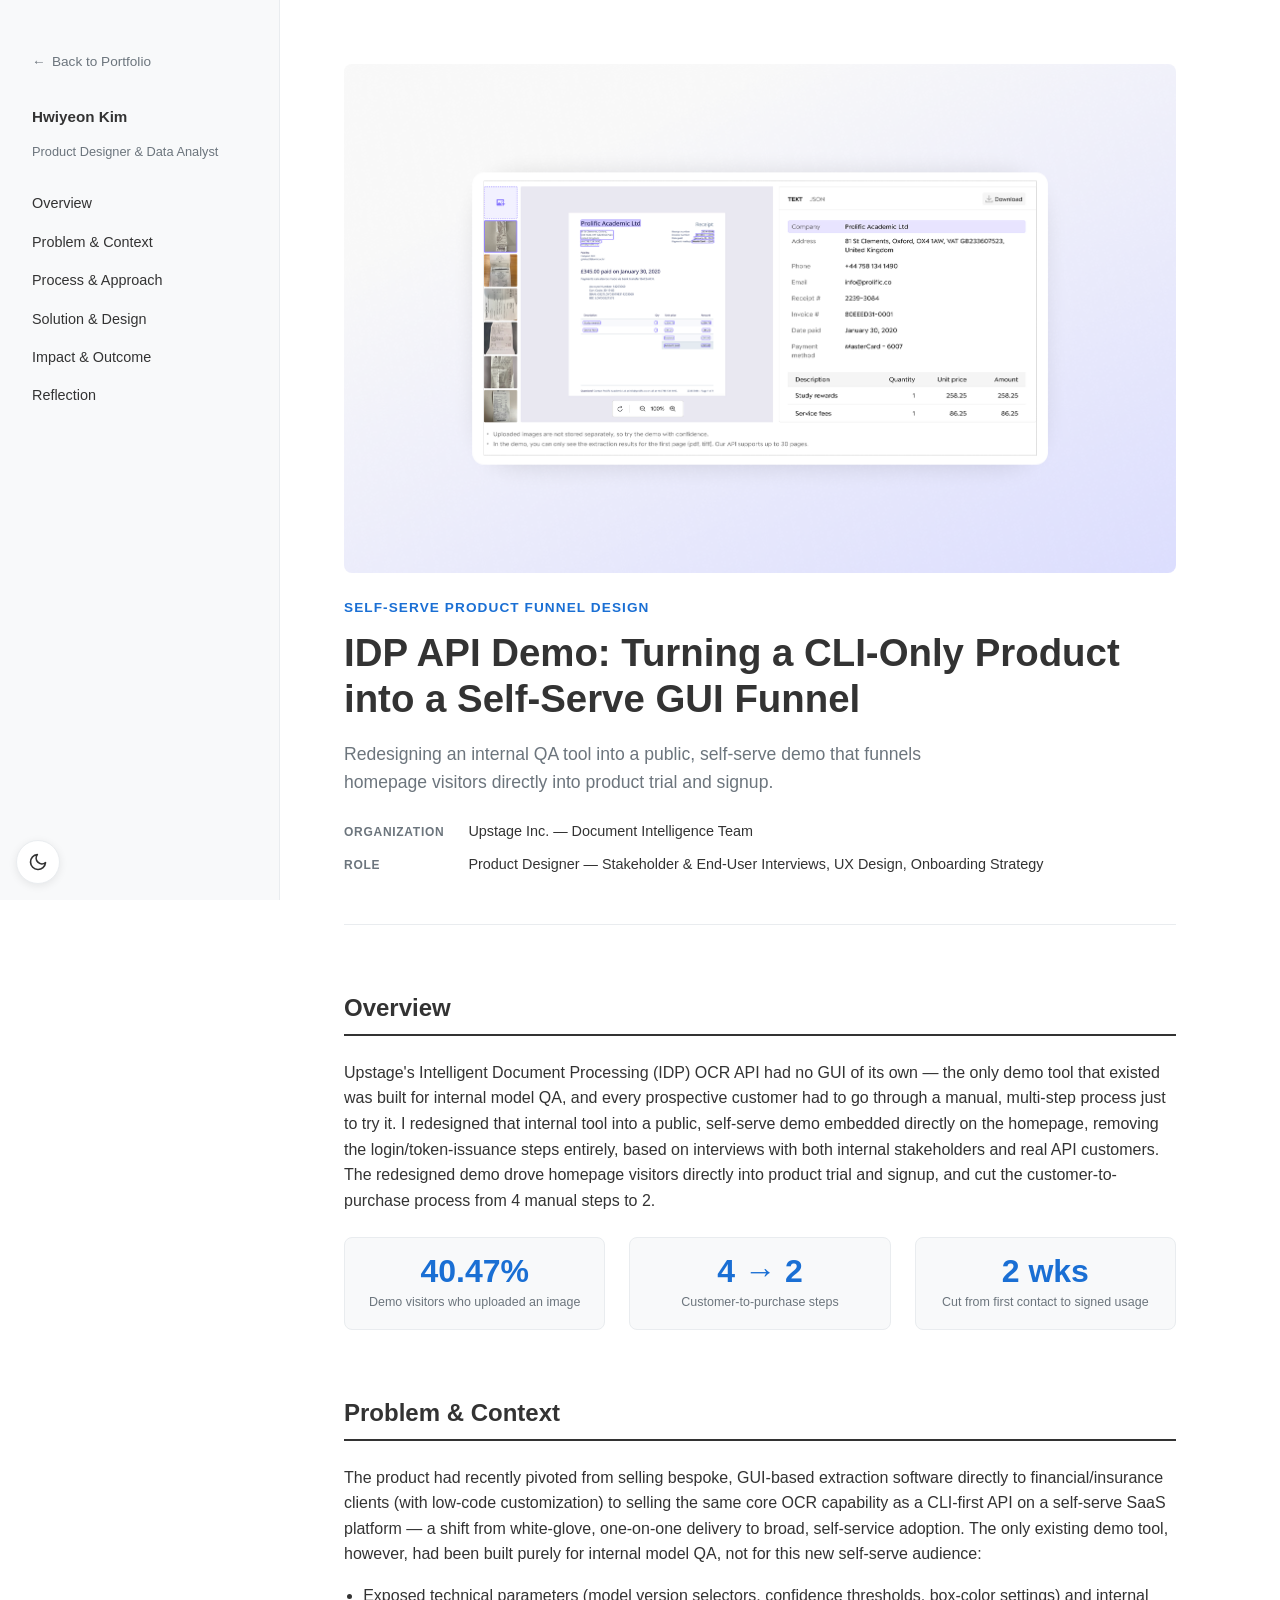
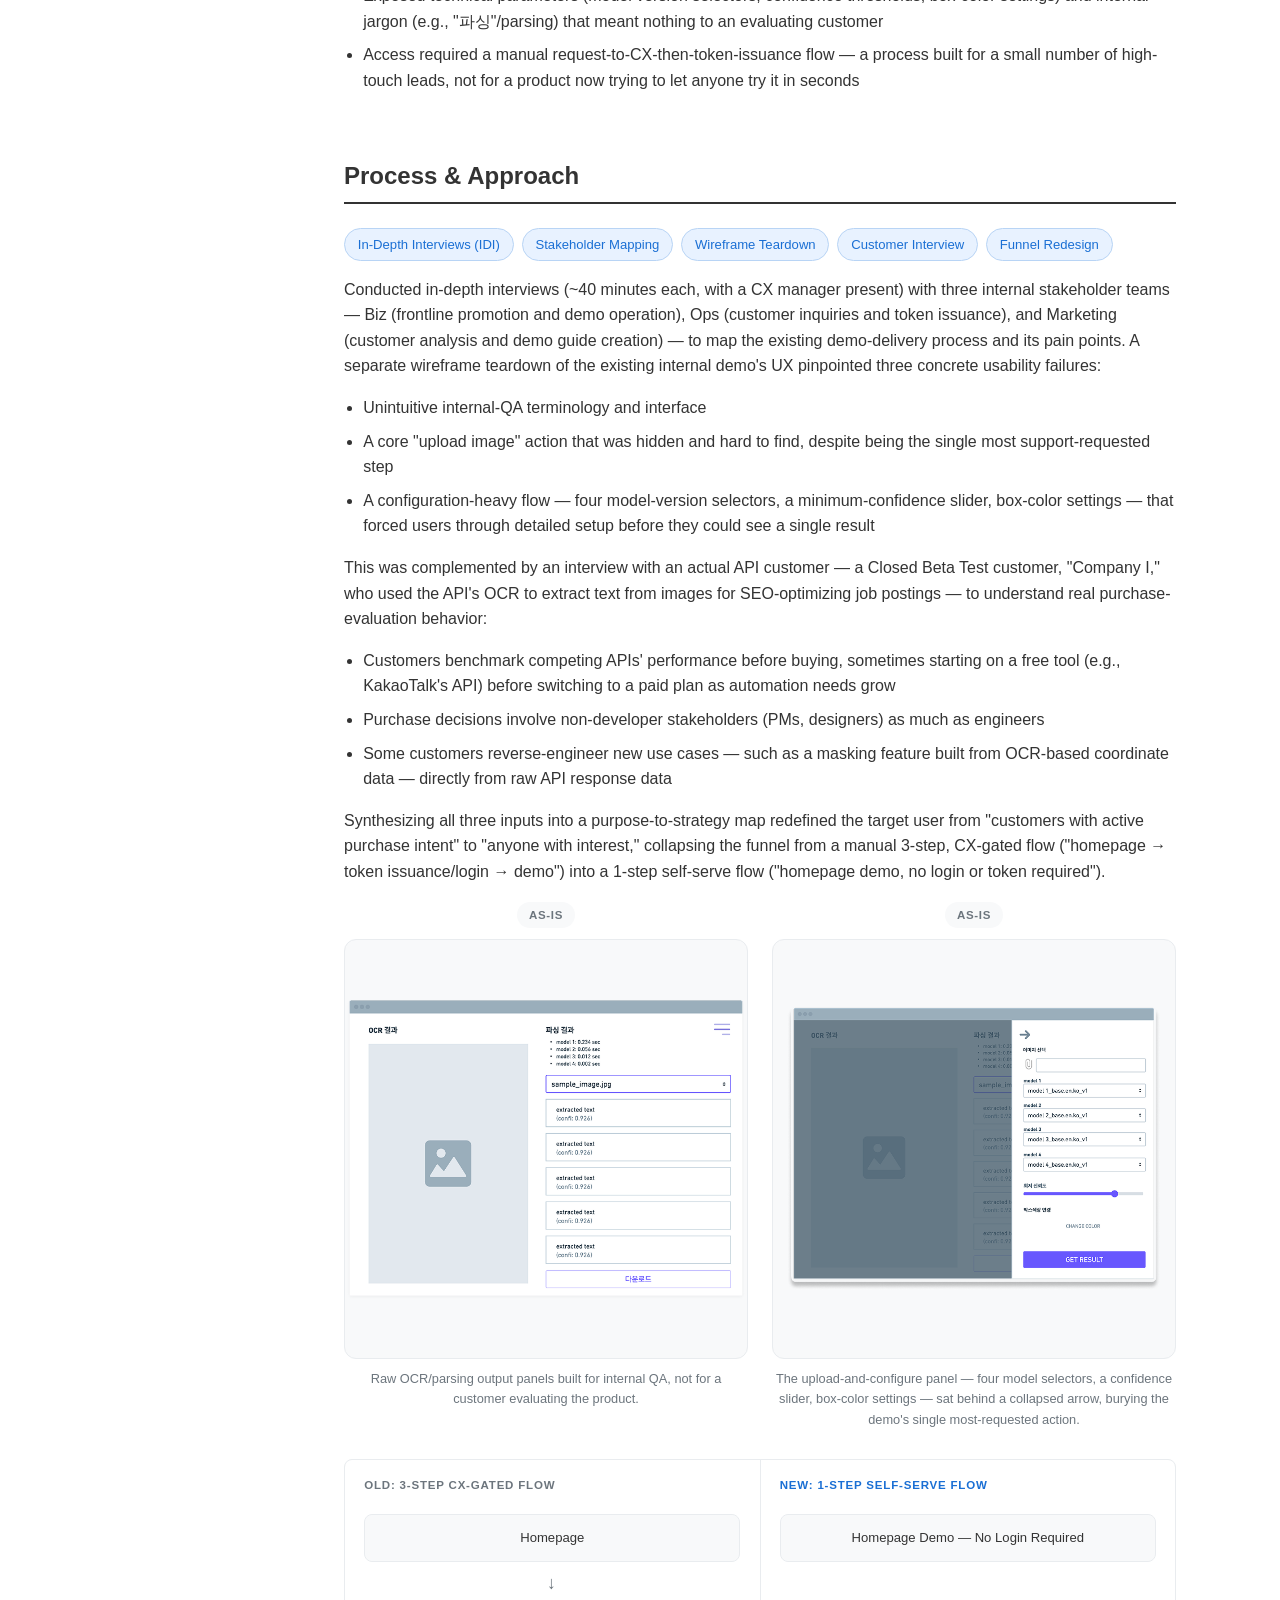
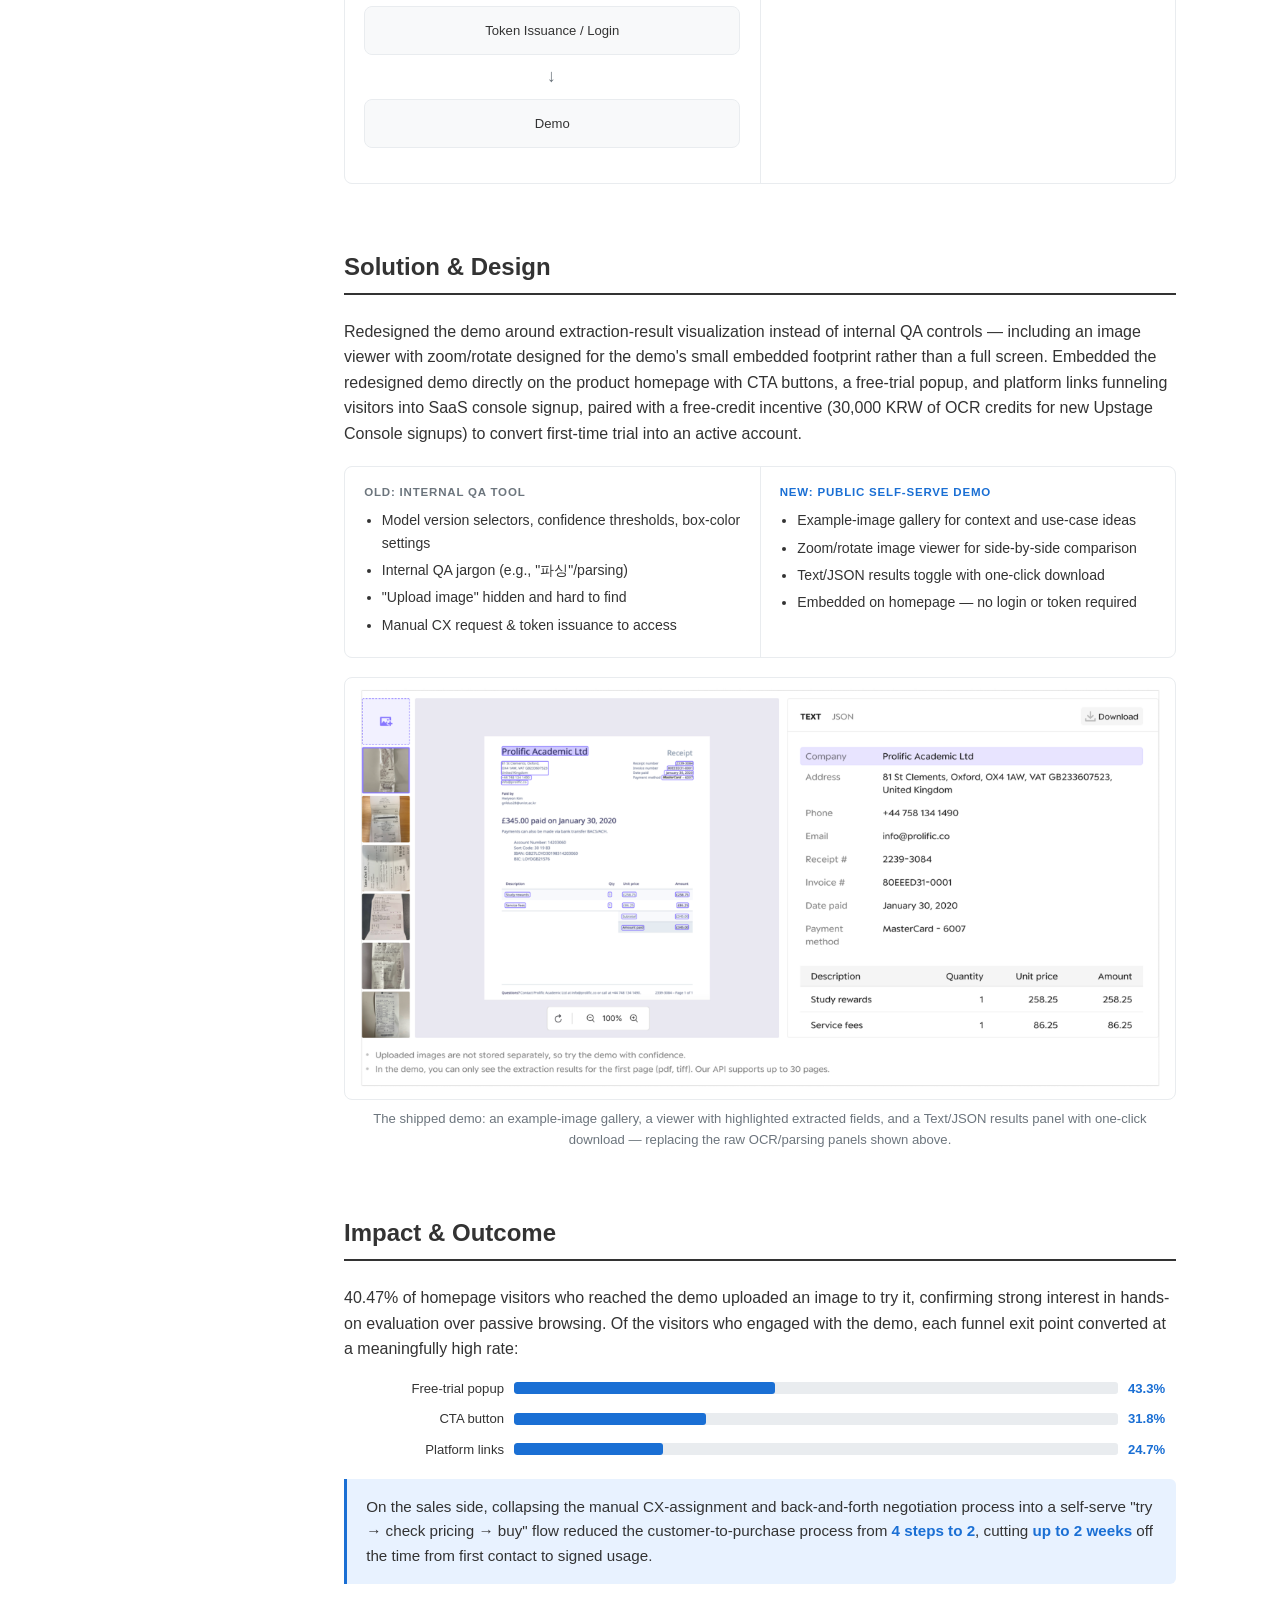
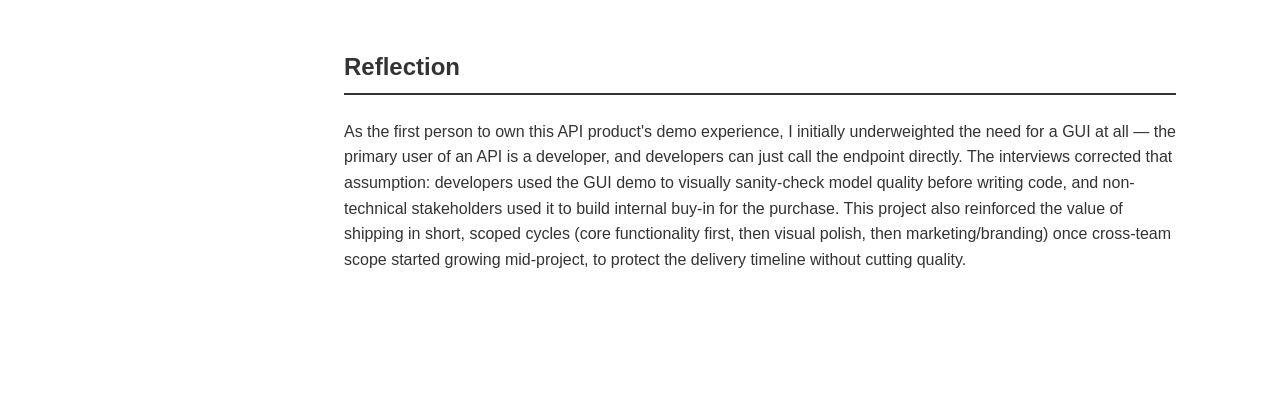
<file: projects/upstage-idp-demo.html>
<!DOCTYPE html>
<html lang="en">
<head>
    <meta charset="UTF-8">
    <meta name="viewport" content="width=device-width, initial-scale=1.0">
    <title>IDP API Demo: Turning a CLI-Only Product into a Self-Serve GUI Funnel | Hwiyeon Kim</title>
    <script src="../theme.js"></script>
    <link rel="stylesheet" href="case-study.css">
    <script defer src="https://cloud.umami.is/script.js" data-website-id="4d39ab3d-21ab-4a51-aa59-9d996b50e921"></script>
</head>
<body>

    <aside class="sidebar">
        <a href="../index.html#portfolio" class="back-link">Back to Portfolio</a>
        <p class="sidebar-name">Hwiyeon Kim</p>
        <p>Product Designer &amp; Data Analyst</p>
        <ul class="nav-links">
            <li><a href="#overview">Overview</a></li>
            <li><a href="#problem">Problem &amp; Context</a></li>
            <li><a href="#process">Process &amp; Approach</a></li>
            <li><a href="#solution">Solution &amp; Design</a></li>
            <li><a href="#impact">Impact &amp; Outcome</a></li>
            <li><a href="#reflection">Reflection</a></li>
        </ul>
    </aside>

    <main class="content">
        <header class="project-header">
            <img class="project-thumbnail" src="../portfolio/4.png" alt="Upstage IDP API self-serve demo interface">
            <p class="eyebrow">Self-Serve Product Funnel Design</p>
            <h1>IDP API Demo: Turning a CLI-Only Product into a Self-Serve GUI Funnel</h1>
            <p class="tagline">Redesigning an internal QA tool into a public, self-serve demo that funnels homepage visitors directly into product trial and signup.</p>
            <div class="meta-row">
                <div class="meta-item">
                    <span class="label">Organization</span>
                    <span class="value">Upstage Inc. — Document Intelligence Team</span>
                </div>
                <div class="meta-item">
                    <span class="label">Role</span>
                    <span class="value">Product Designer — Stakeholder &amp; End-User Interviews, UX Design, Onboarding Strategy</span>
                </div>
            </div>
        </header>

        <section id="overview">
            <h2>Overview</h2>
            <p>Upstage's Intelligent Document Processing (IDP) OCR API had no GUI of its own — the only demo tool that existed was built for internal model QA, and every prospective customer had to go through a manual, multi-step process just to try it. I redesigned that internal tool into a public, self-serve demo embedded directly on the homepage, removing the login/token-issuance steps entirely, based on interviews with both internal stakeholders and real API customers. The redesigned demo drove homepage visitors directly into product trial and signup, and cut the customer-to-purchase process from 4 manual steps to 2.</p>
            <div class="stats-row">
                <div class="stat-card">
                    <div class="stat-number">40.47%</div>
                    <div class="stat-label">Demo visitors who uploaded an image</div>
                </div>
                <div class="stat-card">
                    <div class="stat-number">4 &rarr; 2</div>
                    <div class="stat-label">Customer-to-purchase steps</div>
                </div>
                <div class="stat-card">
                    <div class="stat-number">2 wks</div>
                    <div class="stat-label">Cut from first contact to signed usage</div>
                </div>
            </div>
        </section>

        <section id="problem">
            <h2>Problem &amp; Context</h2>
            <p>The product had recently pivoted from selling bespoke, GUI-based extraction software directly to financial/insurance clients (with low-code customization) to selling the same core OCR capability as a CLI-first API on a self-serve SaaS platform — a shift from white-glove, one-on-one delivery to broad, self-service adoption. The only existing demo tool, however, had been built purely for internal model QA, not for this new self-serve audience:</p>
            <ul class="bullet-list">
                <li>Exposed technical parameters (model version selectors, confidence thresholds, box-color settings) and internal jargon (e.g., "파싱"/parsing) that meant nothing to an evaluating customer</li>
                <li>Access required a manual request-to-CX-then-token-issuance flow — a process built for a small number of high-touch leads, not for a product now trying to let anyone try it in seconds</li>
            </ul>
        </section>

        <section id="process">
            <h2>Process &amp; Approach</h2>
            <div class="role-pills">
                <span class="role-pill">In-Depth Interviews (IDI)</span>
                <span class="role-pill">Stakeholder Mapping</span>
                <span class="role-pill">Wireframe Teardown</span>
                <span class="role-pill">Customer Interview</span>
                <span class="role-pill">Funnel Redesign</span>
            </div>
            <p>Conducted in-depth interviews (~40 minutes each, with a CX manager present) with three internal stakeholder teams — Biz (frontline promotion and demo operation), Ops (customer inquiries and token issuance), and Marketing (customer analysis and demo guide creation) — to map the existing demo-delivery process and its pain points. A separate wireframe teardown of the existing internal demo's UX pinpointed three concrete usability failures:</p>
            <ul class="bullet-list">
                <li>Unintuitive internal-QA terminology and interface</li>
                <li>A core "upload image" action that was hidden and hard to find, despite being the single most support-requested step</li>
                <li>A configuration-heavy flow — four model-version selectors, a minimum-confidence slider, box-color settings — that forced users through detailed setup before they could see a single result</li>
            </ul>
            <p>This was complemented by an interview with an actual API customer — a Closed Beta Test customer, "Company I," who used the API's OCR to extract text from images for SEO-optimizing job postings — to understand real purchase-evaluation behavior:</p>
            <ul class="bullet-list">
                <li>Customers benchmark competing APIs' performance before buying, sometimes starting on a free tool (e.g., KakaoTalk's API) before switching to a paid plan as automation needs grow</li>
                <li>Purchase decisions involve non-developer stakeholders (PMs, designers) as much as engineers</li>
                <li>Some customers reverse-engineer new use cases — such as a masking feature built from OCR-based coordinate data — directly from raw API response data</li>
            </ul>
            <p>Synthesizing all three inputs into a purpose-to-strategy map redefined the target user from "customers with active purchase intent" to "anyone with interest," collapsing the funnel from a manual 3-step, CX-gated flow ("homepage &rarr; token issuance/login &rarr; demo") into a 1-step self-serve flow ("homepage demo, no login or token required").</p>
            <div class="screen-compare">
                <figure class="screen-compare-col">
                    <span class="screen-compare-label as-is">As-Is</span>
                    <img src="images/upstage-idp-demo-1.png" alt="Original internal demo wireframe with side-by-side OCR Results and Parsing Results panels, per-model confidence scores, a sample-image dropdown, and a plain download button">
                    <figcaption>Raw OCR/parsing output panels built for internal QA, not for a customer evaluating the product.</figcaption>
                </figure>
                <figure class="screen-compare-col">
                    <span class="screen-compare-label as-is">As-Is</span>
                    <img src="images/upstage-idp-demo-2.png" alt="Wireframe showing the image-upload and configuration panel tucked behind a collapsed arrow toggle, with four model-version dropdowns, a minimum-confidence slider, box-color settings, and a Get Result button">
                    <figcaption>The upload-and-configure panel — four model selectors, a confidence slider, box-color settings — sat behind a collapsed arrow, burying the demo's single most-requested action.</figcaption>
                </figure>
            </div>
            <div class="comparison-grid">
                <div class="comparison-cell">
                    <div class="comp-label">Old: 3-Step CX-Gated Flow</div>
                    <div class="stage-flow">
                        <div class="stage">Homepage</div>
                        <div class="stage-arrow">&rarr;</div>
                        <div class="stage">Token Issuance / Login</div>
                        <div class="stage-arrow">&rarr;</div>
                        <div class="stage">Demo</div>
                    </div>
                </div>
                <div class="comparison-cell to-be">
                    <div class="comp-label">New: 1-Step Self-Serve Flow</div>
                    <div class="stage-flow">
                        <div class="stage">Homepage Demo — No Login Required</div>
                    </div>
                </div>
            </div>
        </section>

        <section id="solution">
            <h2>Solution &amp; Design</h2>
            <p>Redesigned the demo around extraction-result visualization instead of internal QA controls — including an image viewer with zoom/rotate designed for the demo's small embedded footprint rather than a full screen. Embedded the redesigned demo directly on the product homepage with CTA buttons, a free-trial popup, and platform links funneling visitors into SaaS console signup, paired with a free-credit incentive (30,000 KRW of OCR credits for new Upstage Console signups) to convert first-time trial into an active account.</p>
            <div class="comparison-grid">
                <div class="comparison-cell">
                    <div class="comp-label">Old: Internal QA Tool</div>
                    <ul>
                        <li>Model version selectors, confidence thresholds, box-color settings</li>
                        <li>Internal QA jargon (e.g., "파싱"/parsing)</li>
                        <li>"Upload image" hidden and hard to find</li>
                        <li>Manual CX request &amp; token issuance to access</li>
                    </ul>
                </div>
                <div class="comparison-cell to-be">
                    <div class="comp-label">New: Public Self-Serve Demo</div>
                    <ul>
                        <li>Example-image gallery for context and use-case ideas</li>
                        <li>Zoom/rotate image viewer for side-by-side comparison</li>
                        <li>Text/JSON results toggle with one-click download</li>
                        <li>Embedded on homepage — no login or token required</li>
                    </ul>
                </div>
            </div>
            <figure class="case-figure">
                <img src="images/upstage-idp-demo-3.png" alt="Shipped self-serve demo with an example-image gallery on the left, a receipt viewer with highlighted extracted fields in the center, and a Text/JSON results panel with a one-click Download button on the right">
                <figcaption>The shipped demo: an example-image gallery, a viewer with highlighted extracted fields, and a Text/JSON results panel with one-click download — replacing the raw OCR/parsing panels shown above.</figcaption>
            </figure>
        </section>

        <section id="impact">
            <h2>Impact &amp; Outcome</h2>
            <p>40.47% of homepage visitors who reached the demo uploaded an image to try it, confirming strong interest in hands-on evaluation over passive browsing. Of the visitors who engaged with the demo, each funnel exit point converted at a meaningfully high rate:</p>
            <div class="bar-chart">
                <div class="bar-row">
                    <span class="bar-label">Free-trial popup</span>
                    <div class="bar-track"><div class="bar-fill" style="width:43.3%;"></div></div>
                    <span class="bar-value">43.3%</span>
                </div>
                <div class="bar-row">
                    <span class="bar-label">CTA button</span>
                    <div class="bar-track"><div class="bar-fill" style="width:31.8%;"></div></div>
                    <span class="bar-value">31.8%</span>
                </div>
                <div class="bar-row">
                    <span class="bar-label">Platform links</span>
                    <div class="bar-track"><div class="bar-fill" style="width:24.7%;"></div></div>
                    <span class="bar-value">24.7%</span>
                </div>
            </div>
            <p class="highlight-box">On the sales side, collapsing the manual CX-assignment and back-and-forth negotiation process into a self-serve "try &rarr; check pricing &rarr; buy" flow reduced the customer-to-purchase process from <strong>4 steps to 2</strong>, cutting <strong>up to 2 weeks</strong> off the time from first contact to signed usage.</p>
        </section>

        <section id="reflection">
            <h2>Reflection</h2>
            <p>As the first person to own this API product's demo experience, I initially underweighted the need for a GUI at all — the primary user of an API is a developer, and developers can just call the endpoint directly. The interviews corrected that assumption: developers used the GUI demo to visually sanity-check model quality before writing code, and non-technical stakeholders used it to build internal buy-in for the purchase. This project also reinforced the value of shipping in short, scoped cycles (core functionality first, then visual polish, then marketing/branding) once cross-team scope started growing mid-project, to protect the delivery timeline without cutting quality.</p>
        </section>
    </main>

</body>
</html>
</file>
<file: projects/case-study.css>
:root {
    color-scheme: light dark;
    --primary-color: light-dark(#0056b3, #6cb2ff);
    --text-color: light-dark(#333, #e4e6ea);
    --bg: light-dark(#fff, #121417);
    --light-bg: light-dark(#f8f9fa, #1b1e22);
    --border-color: light-dark(#e9ecef, #2c3138);
    --meta-color: light-dark(#6c757d, #9aa3ad);
    --accent-blue: #1a6fd4;
    --accent-light: light-dark(#e8f2ff, #1c3552);
    --section-gap: 4rem;
    --shadow: 0 2px 8px light-dark(rgba(0, 0, 0, 0.08), rgba(0, 0, 0, 0.5));
    --placeholder-bg: light-dark(#dee2e6, #2a2f36);
    --badge-bg: light-dark(#e9ecef, #2a2f36);
    --badge-link-bg: light-dark(#e1f0ff, #1c3552);
    --badge-link-hover-bg: light-dark(#cce5ff, #24476e);
    --role-pill-border: light-dark(#b8d4f5, #2d4f7c);
    --danger: light-dark(#c0392b, #ff7b6e);
    --seg-a-bg: light-dark(#d7e8dd, #24382c);
    --seg-b-bg: light-dark(#dcdcf5, #2b2b4a);
    --mark-bg: light-dark(#fff2a8, #5c5200);
    --pain: light-dark(#b23b3b, #ff8a8a);
    --positive: light-dark(#2f5fa8, #8fb8f5);
    --opp-bg: light-dark(#fef9e7, #2e2a14);
    --opp-border: light-dark(#f5e2a0, #5a4d1c);
    --opp-text: light-dark(#a67c00, #e0b84a);
    --hyp-bg: light-dark(#eef7ee, #1a2d1d);
    --hyp-border: light-dark(#bfe0bf, #2f5a36);
    --hyp-text: light-dark(#3f7d3f, #7cc98a);
}

:root[data-theme="light"] {
    color-scheme: light;
}

:root[data-theme="dark"] {
    color-scheme: dark;
}

.theme-toggle {
    position: fixed;
    left: 1rem;
    bottom: 1rem;
    z-index: 10;
    display: flex;
    align-items: center;
    justify-content: center;
    width: 2.75rem;
    height: 2.75rem;
    padding: 0;
    border: 1px solid var(--border-color);
    border-radius: 50%;
    background: var(--bg);
    color: var(--text-color);
    box-shadow: var(--shadow);
    cursor: pointer;
}
.theme-toggle:hover {
    border-color: var(--primary-color);
    color: var(--primary-color);
}
.theme-toggle:focus-visible {
    outline: 2px solid var(--primary-color);
    outline-offset: 2px;
}
.theme-toggle svg {
    width: 1.25rem;
    height: 1.25rem;
}

a:focus-visible,
summary:focus-visible {
    outline: 2px solid var(--primary-color);
    outline-offset: 2px;
}

@media (prefers-reduced-motion: reduce) {
    html { scroll-behavior: auto; }
    * { transition: none !important; }
}

* {
    box-sizing: border-box;
}

body {
    font-family: -apple-system, BlinkMacSystemFont, "Segoe UI", Roboto, "Helvetica Neue", Arial, sans-serif;
    line-height: 1.6;
    color: var(--text-color);
    margin: 0;
    display: flex;
    background-color: var(--bg);
}

a {
    color: var(--primary-color);
    text-decoration: none;
}

a:hover {
    text-decoration: underline;
}

/* ── Sidebar ── */
.sidebar {
    width: 280px;
    position: fixed;
    height: 100vh;
    background: var(--light-bg);
    padding: 3rem 2rem 5rem;
    box-sizing: border-box;
    border-right: 1px solid var(--border-color);
    overflow-y: auto;
}

.sidebar .sidebar-name {
    font-size: 0.95rem;
    margin: 0 0 0.2rem 0;
    font-weight: 600;
    color: var(--text-color);
}

.sidebar .back-link {
    display: inline-flex;
    align-items: center;
    gap: 0.4rem;
    color: var(--meta-color);
    font-size: 0.85rem;
    margin-bottom: 2rem;
    font-weight: 500;
}

.sidebar .back-link:hover {
    color: var(--primary-color);
    text-decoration: none;
}

.sidebar .back-link::before {
    content: "←";
}

.sidebar p {
    color: var(--meta-color);
    font-size: 0.8rem;
    margin-bottom: 1.75rem;
}

.nav-links {
    list-style: none;
    padding: 0;
    margin: 0;
}

.nav-links li {
    margin-bottom: 0.8rem;
}

.nav-links a {
    color: var(--text-color);
    font-weight: 500;
    font-size: 0.9rem;
}

.nav-links a:hover {
    color: var(--primary-color);
    text-decoration: none;
}

/* ── Main content ── */
.content {
    margin-left: 280px;
    padding: 4rem;
    max-width: 960px;
    width: 100%;
}

/* ── Project header ── */
.project-header {
    margin-bottom: var(--section-gap);
    padding-bottom: 3rem;
    border-bottom: 1px solid var(--border-color);
}

.project-header .project-thumbnail {
    width: 100%;
    border-radius: 8px;
    display: block;
    margin-bottom: 1.5rem;
}

.project-header .eyebrow {
    font-size: 0.85rem;
    font-weight: 600;
    text-transform: uppercase;
    letter-spacing: 0.08em;
    color: var(--accent-blue);
    margin-bottom: 0.75rem;
}

.project-header h1 {
    font-size: 2.4rem;
    font-weight: 700;
    line-height: 1.2;
    margin: 0 0 1rem 0;
}

.project-header .tagline {
    font-size: 1.1rem;
    color: var(--meta-color);
    margin-bottom: 1.5rem;
    max-width: 600px;
}

.meta-row {
    display: grid;
    grid-template-columns: max-content 1fr;
    column-gap: 1.5rem;
    row-gap: 0.6rem;
    align-items: baseline;
}

.meta-item {
    display: contents;
}

.meta-item .label {
    font-size: 0.75rem;
    font-weight: 600;
    text-transform: uppercase;
    letter-spacing: 0.06em;
    color: var(--meta-color);
    white-space: nowrap;
}

.meta-item .value {
    font-size: 0.9rem;
    font-weight: 500;
    color: var(--text-color);
}

/* ── Section headings ── */
section {
    margin-bottom: var(--section-gap);
}

section h2 {
    font-size: 1.5rem;
    font-weight: 600;
    border-bottom: 2px solid var(--text-color);
    padding-bottom: 0.4rem;
    margin-bottom: 1.5rem;
}

section h3 {
    font-size: 1.05rem;
    font-weight: 600;
    margin-bottom: 0.6rem;
    margin-top: 1.5rem;
}

/* ── Two-column layout ── */
.two-col {
    display: grid;
    grid-template-columns: 1fr 1fr;
    gap: 2rem;
    align-items: start;
}

.two-col.reversed {
    direction: rtl;
}

.two-col.reversed > * {
    direction: ltr;
}

/* ── Highlight box ── */
.highlight-box {
    background: var(--accent-light);
    border-left: 3px solid var(--accent-blue);
    padding: 1rem 1.2rem;
    border-radius: 0 6px 6px 0;
    font-size: 0.95rem;
    margin: 1.2rem 0;
}

.highlight-box strong {
    color: var(--accent-blue);
}

/* ── Participant quote list ── */
.quote-list {
    list-style: none;
    margin: 1rem 0;
    padding: 0;
    display: flex;
    flex-direction: column;
    gap: 0.8rem;
}

.quote-item {
    margin: 0;
    padding: 0.8rem 1rem;
    border-left: 3px solid var(--accent-blue);
    background: var(--light-bg);
    font-style: italic;
    font-size: 0.9rem;
    color: var(--text-color);
}

.quote-item cite {
    display: block;
    margin-top: 0.4rem;
    font-style: normal;
    font-size: 0.78rem;
    color: var(--meta-color);
}

/* ── Bullet list ── */
ul.bullet-list {
    padding-left: 1.2rem;
    margin-top: 0.5rem;
}

ul.bullet-list li {
    margin-bottom: 0.5rem;
}

/* ── User research: participants + key insights ── */
.participant-row {
    display: flex;
    flex-wrap: wrap;
    gap: 1.2rem;
    margin: 1.2rem 0 1.8rem;
}

.participant-card {
    display: flex;
    flex-direction: column;
    align-items: center;
    gap: 0.3rem;
    min-width: 90px;
}

.participant-avatar {
    display: flex;
    align-items: center;
    justify-content: center;
    width: 44px;
    height: 44px;
    border-radius: 50%;
    background: var(--accent-light);
    border: 1px solid var(--border-color);
    color: var(--accent-blue);
}

.participant-meta {
    font-size: 0.82rem;
    font-weight: 600;
    color: var(--text-color);
}

.participant-condition {
    font-size: 0.75rem;
    color: var(--meta-color);
}

.insight-list {
    display: flex;
    flex-direction: column;
    gap: 1.3rem;
    margin: 1.2rem 0 1.8rem;
}

.insight-title {
    font-weight: 600;
    font-size: 0.95rem;
    color: var(--accent-blue);
    margin-bottom: 0.3rem;
}

.insight-item .quote-item {
    margin-top: 0.6rem;
}

/* ── Responsibility pills ── */
.role-pills {
    display: flex;
    flex-wrap: wrap;
    gap: 0.5rem;
    margin: 1rem 0;
}

.role-pill {
    background: var(--accent-light);
    color: var(--accent-blue);
    border: 1px solid var(--role-pill-border);
    padding: 0.3rem 0.8rem;
    border-radius: 20px;
    font-size: 0.82rem;
    font-weight: 500;
}

/* ── Problem / Solution cards ── */
.problem-solution {
    display: grid;
    grid-template-columns: 1fr 1fr;
    gap: 1px;
    background: var(--border-color);
    border: 1px solid var(--border-color);
    border-radius: 8px;
    overflow: hidden;
    margin: 1.2rem 0;
}

.ps-cell {
    background: var(--bg);
    padding: 1.2rem;
}

.ps-cell .ps-label {
    font-size: 0.72rem;
    font-weight: 700;
    text-transform: uppercase;
    letter-spacing: 0.07em;
    color: var(--meta-color);
    margin-bottom: 0.5rem;
}

.ps-cell.solution .ps-label {
    color: var(--accent-blue);
}

/* ── Stats row ── */
.stats-row {
    display: flex;
    flex-wrap: wrap;
    gap: 1.5rem;
    margin: 1.5rem 0;
}

.stat-card {
    flex: 1;
    min-width: 120px;
    background: var(--light-bg);
    border: 1px solid var(--border-color);
    border-radius: 8px;
    padding: 1rem 1.2rem;
    text-align: center;
}

.stat-card .stat-number {
    font-size: 2rem;
    font-weight: 700;
    color: var(--accent-blue);
    line-height: 1.1;
}

.stat-card .stat-label {
    font-size: 0.78rem;
    color: var(--meta-color);
    margin-top: 0.2rem;
}

/* ── Data table (funnel steps, citations, etc.) ── */
.data-table {
    width: 100%;
    border-collapse: collapse;
    font-size: 0.88rem;
    margin: 1rem 0;
}

.data-table th {
    text-align: left;
    padding: 0.5rem 0.8rem;
    background: var(--light-bg);
    border: 1px solid var(--border-color);
    font-weight: 600;
    font-size: 0.78rem;
    text-transform: uppercase;
    letter-spacing: 0.05em;
    color: var(--meta-color);
}

.data-table td {
    padding: 0.5rem 0.8rem;
    border: 1px solid var(--border-color);
}

.data-table .drop-rate {
    color: var(--danger);
    font-weight: 600;
}

/* ── Bar chart ── */
.bar-chart {
    display: flex;
    flex-direction: column;
    gap: 0.6rem;
    margin: 1rem 0;
}

.bar-row {
    display: grid;
    grid-template-columns: 160px 1fr 48px;
    align-items: center;
    gap: 0.6rem;
    font-size: 0.85rem;
}

.bar-row .bar-label {
    text-align: right;
    color: var(--text-color);
    font-size: 0.82rem;
}

.bar-track {
    background: var(--border-color);
    border-radius: 3px;
    height: 12px;
    overflow: hidden;
}

.bar-fill {
    height: 100%;
    border-radius: 3px;
    background: var(--accent-blue);
}

.bar-row .bar-value {
    font-weight: 600;
    color: var(--accent-blue);
    font-size: 0.82rem;
}

/* ── Conversion lift visual ── */
.conversion-visual {
    display: flex;
    align-items: center;
    gap: 1.5rem;
    margin: 1.2rem 0;
}

.conv-bubble {
    display: flex;
    flex-direction: column;
    align-items: center;
    gap: 0.3rem;
}

.conv-circle {
    width: 80px;
    height: 80px;
    border-radius: 50%;
    display: flex;
    align-items: center;
    justify-content: center;
    font-size: 1.1rem;
    font-weight: 700;
}

.conv-circle.before {
    background: var(--placeholder-bg);
    color: var(--meta-color);
}

.conv-circle.after {
    background: var(--accent-light);
    border: 2px solid var(--accent-blue);
    color: var(--accent-blue);
}

.conv-bubble .conv-caption {
    font-size: 0.75rem;
    color: var(--meta-color);
}

.conv-arrow {
    font-size: 1.4rem;
    color: var(--meta-color);
}

.conv-lift {
    font-size: 1.1rem;
    font-weight: 700;
    color: var(--accent-blue);
}

/* ── Achievement / badge items ── */
.badge {
    background: var(--badge-bg);
    color: var(--text-color);
    padding: 0.2rem 0.5rem;
    border-radius: 4px;
    font-size: 0.8rem;
    font-weight: 500;
    margin-right: 0.5rem;
    text-decoration: none;
}

a.badge {
    background: var(--badge-link-bg);
    color: var(--primary-color);
    cursor: pointer;
    transition: background 0.2s;
}

a.badge:hover {
    background: var(--badge-link-hover-bg);
    text-decoration: none;
}

.award-item {
    display: flex;
    align-items: flex-start;
    gap: 1rem;
    padding: 1rem 0;
    border-bottom: 1px solid var(--border-color);
}

.award-item:last-child {
    border-bottom: none;
}

.award-icon {
    font-size: 1.4rem;
    flex-shrink: 0;
    width: 2rem;
    text-align: center;
}

.award-text .award-title {
    font-weight: 600;
    margin-bottom: 0.2rem;
}

.award-text .award-desc {
    font-size: 0.88rem;
    color: var(--meta-color);
}

/* ── Lessons learned ── */
.lesson-item {
    padding: 1rem 1.2rem;
    border-left: 3px solid var(--border-color);
    margin-bottom: 1rem;
}

.lesson-item h4 {
    font-size: 0.95rem;
    font-weight: 600;
    margin: 0 0 0.4rem 0;
    color: var(--text-color);
}

.lesson-item p {
    font-size: 0.88rem;
    color: var(--meta-color);
    margin: 0;
}

/* ── Stage / journey flow ── */
.stage-flow {
    display: flex;
    align-items: stretch;
    flex-wrap: wrap;
    gap: 0.5rem;
    margin: 1.2rem 0;
}

.stage-flow .stage {
    flex: 1;
    min-width: 110px;
    display: flex;
    align-items: center;
    justify-content: center;
    text-align: center;
    background: var(--light-bg);
    border: 1px solid var(--border-color);
    border-radius: 8px;
    padding: 0.8rem 0.6rem;
    font-size: 0.82rem;
    font-weight: 500;
    color: var(--text-color);
}

.stage-flow .stage.current {
    background: var(--accent-light);
    border-color: var(--accent-blue);
    color: var(--accent-blue);
    font-weight: 600;
}

.stage-flow .stage-arrow {
    display: flex;
    align-items: center;
    justify-content: center;
    flex: 0 0 auto;
    color: var(--meta-color);
    font-size: 1.1rem;
}

.comparison-cell .stage-flow {
    flex-direction: column;
}

.comparison-cell .stage-flow .stage {
    min-width: 0;
}

.comparison-cell .stage-flow .stage-arrow {
    transform: rotate(90deg);
}

.stage-flow.detailed .stage {
    display: block;
    text-align: left;
    padding: 1rem;
}

.stage-flow.detailed .stage-title {
    font-weight: 700;
    text-align: center;
    margin-bottom: 0.6rem;
}

.stage-flow.detailed .stage-desc {
    margin: 0;
    padding-left: 1.1rem;
    font-size: 0.78rem;
    font-weight: 400;
    line-height: 1.5;
    color: var(--meta-color);
}

.stage-flow.detailed .stage-desc li {
    margin-bottom: 0.3rem;
}

.stage-flow.detailed .stage-desc li:last-child {
    margin-bottom: 0;
}

/* ── Scope timeline (Previous Research vs. This Study) ── */
.scope-timeline-scroll {
    overflow-x: auto;
    -webkit-overflow-scrolling: touch;
}

.scope-timeline {
    display: grid;
    grid-template-columns: repeat(4, 1fr);
    min-width: 560px;
    margin: 2rem 0 3rem;
}

.scope-timeline-label {
    grid-row: 1;
    align-self: end;
    text-align: center;
    padding: 0 0.5rem 1rem;
    font-size: 0.85rem;
    line-height: 1.3;
    color: var(--text-color);
}

.scope-timeline-label.strong {
    font-weight: 700;
    color: var(--accent-blue);
}

.scope-timeline-track {
    grid-row: 2;
    grid-column: 1 / -1;
    position: relative;
    height: 2px;
    background: var(--border-color);
    margin: 0 6px;
}

.scope-timeline-track::after {
    content: "";
    position: absolute;
    top: 50%;
    right: -6px;
    width: 0;
    height: 0;
    border-top: 5px solid transparent;
    border-bottom: 5px solid transparent;
    border-left: 7px solid var(--meta-color);
    transform: translateY(-50%);
}

.scope-timeline-highlight {
    position: absolute;
    top: 50%;
    left: 37.5%;
    width: 25%;
    height: 4px;
    background: var(--accent-blue);
    border-radius: 999px;
    transform: translateY(-50%);
}

.scope-timeline-node {
    position: absolute;
    top: 50%;
    width: 10px;
    height: 10px;
    border-radius: 50%;
    background: var(--meta-color);
    transform: translate(-50%, -50%);
}

.scope-timeline-node.strong {
    z-index: 1;
    width: 12px;
    height: 12px;
    background: var(--accent-blue);
    border: 2px solid var(--bg);
    box-shadow: 0 0 0 1px var(--accent-blue);
}

.scope-notes {
    display: grid;
    grid-template-columns: 1fr 1fr;
    gap: 2rem;
    margin: 0 0 1.5rem;
}

.scope-note-title {
    font-weight: 700;
    font-size: 0.95rem;
    margin-bottom: 0.4rem;
    color: var(--text-color);
}

.scope-note.current .scope-note-title {
    color: var(--accent-blue);
}

/* ── User journey timeline (5-stage, scope-timeline style) ── */
.journey-map {
    margin: 1.2rem 0 2rem;
}

.journey-subtitle {
    font-size: 0.9rem;
    color: var(--meta-color);
    margin-top: -1rem;
    margin-bottom: 1.2rem;
}

.journey-timeline-scroll {
    overflow-x: auto;
    -webkit-overflow-scrolling: touch;
}

.journey-timeline {
    display: grid;
    grid-template-columns: repeat(5, 1fr);
    min-width: 640px;
    margin: 2rem 0 3rem;
}

.journey-timeline-label {
    grid-row: 1;
    align-self: end;
    text-align: center;
    padding: 0 0.5rem 1rem;
    font-size: 0.85rem;
    line-height: 1.3;
    color: var(--text-color);
}

.journey-timeline-label.strong {
    font-weight: 700;
    color: var(--accent-blue);
}

.journey-timeline-sub {
    display: block;
    font-size: 0.72rem;
    font-weight: 400;
    color: var(--meta-color);
}

.journey-timeline-tag {
    display: block;
    margin-top: 0.3rem;
    font-size: 0.66rem;
    font-weight: 700;
    text-transform: uppercase;
    letter-spacing: 0.04em;
    color: var(--accent-blue);
}

.journey-timeline-track {
    grid-row: 2;
    grid-column: 1 / -1;
    position: relative;
    height: 2px;
    background: var(--border-color);
    margin: 0 6px;
}

.journey-timeline-track::after {
    content: "";
    position: absolute;
    top: 50%;
    right: -6px;
    width: 0;
    height: 0;
    border-top: 5px solid transparent;
    border-bottom: 5px solid transparent;
    border-left: 7px solid var(--meta-color);
    transform: translateY(-50%);
}

.journey-timeline-highlight {
    position: absolute;
    top: 50%;
    left: 30%;
    width: 40%;
    height: 4px;
    background: var(--accent-blue);
    border-radius: 999px;
    transform: translateY(-50%);
}

.journey-timeline-node {
    position: absolute;
    top: 50%;
    width: 10px;
    height: 10px;
    border-radius: 50%;
    background: var(--meta-color);
    transform: translate(-50%, -50%);
}

.journey-timeline-node.strong {
    z-index: 1;
    width: 12px;
    height: 12px;
    background: var(--accent-blue);
    border: 2px solid var(--bg);
    box-shadow: 0 0 0 1px var(--accent-blue);
}

.journey-stage-notes {
    display: grid;
    grid-template-columns: repeat(5, 1fr);
    gap: 1.2rem;
    margin: 0 0 1rem;
}

.journey-stage-note-title {
    font-weight: 700;
    font-size: 0.85rem;
    margin-bottom: 0.5rem;
    color: var(--text-color);
}

.journey-stage-notes ul {
    list-style: none;
    padding: 0;
    margin: 0;
    font-size: 0.78rem;
    color: var(--text-color);
}

.journey-stage-notes li {
    margin-bottom: 0.3rem;
    padding-left: 0.8rem;
    position: relative;
}

.journey-stage-notes li::before {
    content: "\2022";
    position: absolute;
    left: 0;
    color: var(--meta-color);
}

.journey-stage-callout {
    margin-top: 0.6rem;
    padding-top: 0.5rem;
    border-top: 1px dashed var(--border-color);
    font-size: 0.72rem;
    color: var(--accent-blue);
}

.journey-relapse-note {
    text-align: center;
    margin-top: 1.5rem;
    font-size: 0.85rem;
    color: var(--accent-blue);
}

/* ── Definition / feature card grid ── */
.card-grid {
    display: grid;
    grid-template-columns: repeat(2, 1fr);
    gap: 1rem;
    margin: 1.2rem 0;
}

.info-card {
    background: var(--light-bg);
    border: 1px solid var(--border-color);
    border-radius: 8px;
    padding: 1rem 1.2rem;
}

.info-card .info-card-title {
    font-weight: 600;
    color: var(--accent-blue);
    margin-bottom: 0.4rem;
    font-size: 0.95rem;
}

.info-card p {
    font-size: 0.85rem;
    color: var(--text-color);
    margin: 0;
}

.info-card-image {
    display: block;
    width: 100%;
    height: auto;
    border: 1px solid var(--border-color);
    border-radius: 6px;
    margin-bottom: 0.6rem;
}

.info-card ul {
    padding-left: 1.1rem;
    margin: 0.4rem 0 0;
    font-size: 0.85rem;
    color: var(--text-color);
}

.info-card ul li {
    margin-bottom: 0.4rem;
}

.info-card .quote-item {
    margin-top: 0.6rem;
    font-size: 0.82rem;
}

/* ── 2x2 matrix ── */
.matrix-grid {
    display: grid;
    grid-template-columns: repeat(2, 1fr);
    gap: 1px;
    background: var(--border-color);
    border: 1px solid var(--border-color);
    border-radius: 8px;
    overflow: hidden;
    margin: 1.2rem 0;
}

.matrix-cell {
    background: var(--bg);
    padding: 1rem;
    text-align: center;
    font-size: 0.85rem;
    font-weight: 500;
    color: var(--text-color);
}

/* ── As-Is / To-Be comparison ── */
.comparison-grid {
    display: grid;
    grid-template-columns: 1fr 1fr;
    gap: 1px;
    background: var(--border-color);
    border: 1px solid var(--border-color);
    border-radius: 8px;
    overflow: hidden;
    margin: 1.2rem 0;
}

.comparison-cell {
    background: var(--bg);
    padding: 1rem 1.2rem;
}

.comparison-cell .comp-label {
    font-size: 0.72rem;
    font-weight: 700;
    text-transform: uppercase;
    letter-spacing: 0.07em;
    color: var(--meta-color);
    margin-bottom: 0.5rem;
}

.comparison-cell.to-be .comp-label {
    color: var(--accent-blue);
}

.comparison-cell p {
    font-size: 0.88rem;
    margin: 0;
}

.comparison-cell ul {
    padding-left: 1.1rem;
    margin: 0;
    font-size: 0.88rem;
}

.comparison-cell ul li {
    margin-bottom: 0.3rem;
}

/* ── Video embed (UNIST page only) ── */
.video-embed {
    position: relative;
    width: 100%;
    padding-top: 56.25%;
    border-radius: 8px;
    overflow: hidden;
    background: var(--light-bg);
    margin: 1rem 0;
}

.video-embed iframe {
    position: absolute;
    top: 0;
    left: 0;
    width: 100%;
    height: 100%;
    border: 0;
}

/* ── Standalone figures (screenshots, diagrams) ── */
.case-figure {
    margin: 1.2rem 0;
    text-align: center;
}

.case-figure img {
    display: block;
    width: 100%;
    height: auto;
    border: 1px solid var(--border-color);
    border-radius: 8px;
}

.case-figure figcaption {
    margin-top: 0.5rem;
    font-size: 0.82rem;
    color: var(--meta-color);
}

/* ── As-is / to-be screen comparison ── */
.screen-compare {
    display: grid;
    grid-template-columns: 1fr 1fr;
    gap: 1.5rem;
    margin: 1rem 0 1.8rem;
}

.screen-compare-col {
    margin: 0;
    text-align: center;
}

.screen-compare-label {
    display: inline-block;
    font-size: 0.72rem;
    font-weight: 700;
    text-transform: uppercase;
    letter-spacing: 0.06em;
    padding: 0.25rem 0.75rem;
    border-radius: 20px;
    margin-bottom: 0.7rem;
}

.screen-compare-label.as-is {
    background: var(--light-bg);
    color: var(--meta-color);
}

.screen-compare-label.to-be {
    background: var(--accent-light);
    color: var(--accent-blue);
}

.screen-compare-col img {
    display: block;
    width: 100%;
    height: 420px;
    object-fit: contain;
    background: var(--light-bg);
    border: 1px solid var(--border-color);
    border-radius: 12px;
}

.screen-compare-col figcaption {
    margin-top: 0.6rem;
    font-size: 0.8rem;
    color: var(--meta-color);
}

.screen-compare-notes {
    text-align: left;
    padding-left: 1.2rem;
    margin-top: 0.8rem;
    font-size: 0.8rem;
    color: var(--text-color);
}

.screen-compare-notes li {
    margin-bottom: 0.5rem;
}

/* ── Screenshot + supporting quotes ── */
.screen-quote {
    display: grid;
    grid-template-columns: 1fr 1fr;
    gap: 1.5rem;
    align-items: center;
    margin: 1rem 0 1.8rem;
}

.screen-quote img {
    display: block;
    width: 100%;
    height: 420px;
    object-fit: contain;
    background: var(--light-bg);
    border: 1px solid var(--border-color);
    border-radius: 12px;
}

/* ── Password gate (HiMate page only) ── */
.password-gate {
    position: fixed;
    inset: 0;
    background: var(--bg);
    z-index: 1000;
    display: flex;
    align-items: center;
    justify-content: center;
    padding: 2rem;
}

.password-gate.hidden {
    display: none;
}

.password-gate-box {
    max-width: 360px;
    width: 100%;
    text-align: center;
}

.password-gate-box h2 {
    font-size: 1.4rem;
    margin-bottom: 0.5rem;
    border-bottom: none;
    padding-bottom: 0;
}

.password-gate-box p {
    color: var(--meta-color);
    font-size: 0.9rem;
    margin-bottom: 1.5rem;
}

.password-gate-form {
    display: flex;
    flex-direction: column;
    gap: 0.75rem;
}

.password-gate-form label {
    text-align: left;
    font-size: 0.85rem;
    font-weight: 600;
}

.password-gate-form input[type="password"] {
    padding: 0.6rem 0.8rem;
    border: 1px solid var(--border-color);
    border-radius: 6px;
    font-size: 1rem;
    width: 100%;
}

.password-gate-form button {
    padding: 0.6rem 0.8rem;
    background: var(--accent-blue);
    color: #fff;
    border: none;
    border-radius: 6px;
    font-size: 0.95rem;
    font-weight: 600;
    cursor: pointer;
}

.password-gate-form button:hover {
    background: #14589e;
}

.password-gate-error {
    color: var(--danger);
    font-size: 0.85rem;
    min-height: 1.2em;
}

.password-gate-contact {
    margin-top: 1.25rem;
    color: var(--meta-color);
    font-size: 0.85rem;
}

.gated-content {
    display: none;
}

.gated-content.revealed {
    display: block;
}

/* ── Segment comparison table ── */
.segment-table-scroll,
.persona-journey-scroll {
    overflow-x: auto;
    -webkit-overflow-scrolling: touch;
    margin: 1.2rem 0;
}

.segment-table {
    width: 100%;
    min-width: 640px;
    border-collapse: collapse;
    font-size: 0.85rem;
}

.segment-table th,
.segment-table td {
    border: 1px solid var(--border-color);
    padding: 0.7rem 0.9rem;
    text-align: left;
    vertical-align: top;
}

.segment-table thead .segment-row-label {
    background: var(--light-bg);
    color: var(--meta-color);
    font-size: 0.72rem;
    font-weight: 700;
    text-transform: uppercase;
    letter-spacing: 0.05em;
}

.segment-table thead .segment-col-a {
    background: var(--seg-a-bg);
    font-size: 0.85rem;
    font-weight: 700;
}

.segment-table thead .segment-col-b {
    background: var(--seg-b-bg);
    font-size: 0.85rem;
    font-weight: 700;
}

.segment-table tbody th {
    background: var(--light-bg);
    font-size: 0.78rem;
    font-weight: 600;
    color: var(--meta-color);
    white-space: nowrap;
}

.segment-table ul {
    margin: 0;
    padding-left: 1.1rem;
}

.segment-table li {
    margin-bottom: 0.35rem;
}

.segment-table li:last-child {
    margin-bottom: 0;
}

mark.hl {
    background: var(--mark-bg);
    color: inherit;
    padding: 0.05rem 0.2rem;
    border-radius: 3px;
}

/* ── Persona journey maps ── */
.persona-block {
    margin: 1.5rem 0;
    border: 1px solid var(--border-color);
    border-radius: 8px;
    overflow: hidden;
}

.persona-summary {
    display: flex;
    flex-wrap: wrap;
    justify-content: space-between;
    gap: 1.5rem;
    padding: 1.2rem 1.4rem;
    background: var(--light-bg);
    border-bottom: 1px solid var(--border-color);
}

.persona-summary-main {
    flex: 2;
    min-width: 260px;
}

.persona-name {
    font-weight: 700;
    font-size: 1rem;
    margin-bottom: 0.5rem;
}

.persona-name .persona-meta {
    font-weight: 400;
    color: var(--meta-color);
    font-size: 0.85rem;
}

.persona-scenario {
    font-size: 0.88rem;
    line-height: 1.55;
}

.persona-expectations {
    flex: 1;
    min-width: 200px;
}

.persona-expectations-title {
    font-weight: 700;
    font-size: 0.85rem;
    margin-bottom: 0.5rem;
}

.persona-expectations ul {
    margin: 0;
    padding-left: 1.1rem;
    font-size: 0.85rem;
}

.persona-expectations li {
    margin-bottom: 0.3rem;
}

.persona-journey-table {
    width: 100%;
    min-width: 640px;
    border-collapse: collapse;
    font-size: 0.8rem;
}

.persona-journey-table th,
.persona-journey-table td {
    border: 1px solid var(--border-color);
    padding: 0.65rem 0.8rem;
    text-align: left;
    vertical-align: top;
}

.persona-journey-table thead th {
    background: var(--bg);
    font-weight: 700;
    font-size: 0.82rem;
    text-align: center;
}

.persona-journey-table tbody th {
    background: var(--light-bg);
    font-size: 0.75rem;
    font-weight: 700;
    color: var(--meta-color);
    white-space: nowrap;
    text-align: center;
}

.persona-journey-table tbody tr:first-of-type td {
    background: var(--light-bg);
}

.persona-journey-table ul {
    margin: 0;
    padding-left: 1rem;
}

.persona-journey-table li {
    margin-bottom: 0.35rem;
}

.persona-journey-table li:last-child {
    margin-bottom: 0;
}

.persona-journey-table .quote-pain {
    color: var(--pain);
}

.persona-journey-table .quote-positive {
    color: var(--positive);
}

/* ── Opportunity / hypothesis insight board ── */
.insight-board {
    display: grid;
    grid-template-columns: repeat(3, 1fr);
    gap: 1.2rem;
    margin: 1.2rem 0;
}

.insight-pair {
    display: flex;
    flex-direction: column;
    gap: 0.6rem;
}

.insight-source {
    font-size: 0.75rem;
    color: var(--meta-color);
    font-style: italic;
}

.note-card {
    border-radius: 8px;
    padding: 0.8rem 0.9rem;
    font-size: 0.85rem;
    line-height: 1.45;
}

.note-card .note-label {
    display: block;
    font-size: 0.72rem;
    font-weight: 700;
    text-transform: uppercase;
    letter-spacing: 0.05em;
    margin-bottom: 0.3rem;
}

.note-card.opportunity {
    background: var(--opp-bg);
    border: 1px solid var(--opp-border);
}

.note-card.opportunity .note-label {
    color: var(--opp-text);
}

.note-card.hypothesis {
    background: var(--hyp-bg);
    border: 1px solid var(--hyp-border);
}

.note-card.hypothesis .note-label {
    color: var(--hyp-text);
}

/* ── Responsive ── */
@media (max-width: 768px) {
    body { flex-direction: column; }

    .sidebar {
        width: 100%;
        position: relative;
        height: auto;
        padding: 2rem;
        border-right: none;
        border-bottom: 1px solid var(--border-color);
    }

    .content {
        margin-left: 0;
        padding: 2rem;
    }

    .two-col,
    .problem-solution,
    .comparison-grid,
    .card-grid,
    .matrix-grid,
    .screen-compare,
    .screen-quote,
    .meta-row {
        grid-template-columns: 1fr;
    }

    .two-col.reversed { direction: ltr; }

    .screen-compare-col img,
    .screen-quote img {
        height: 320px;
    }

    .stage-flow {
        flex-direction: column;
    }

    .stage-flow .stage-arrow {
        transform: rotate(90deg);
    }

    .journey-stage-notes {
        grid-template-columns: 1fr;
        row-gap: 1.2rem;
    }

    .bar-row {
        grid-template-columns: 120px 1fr 40px;
    }

    .stats-row { flex-direction: column; }

    .insight-board { grid-template-columns: 1fr; }

    .persona-summary { flex-direction: column; }

    .conversion-visual { flex-wrap: wrap; }

    .project-header h1 { font-size: 1.8rem; }

    .theme-toggle {
        left: 0.5rem;
        bottom: 0.5rem;
        width: 2.5rem;
        height: 2.5rem;
        opacity: 0.9;
    }
}

@media (max-width: 480px) {
    .sidebar { padding: 1.5rem 1.25rem; }
    .content { padding: 1.5rem 1.25rem; }
}
</file>
